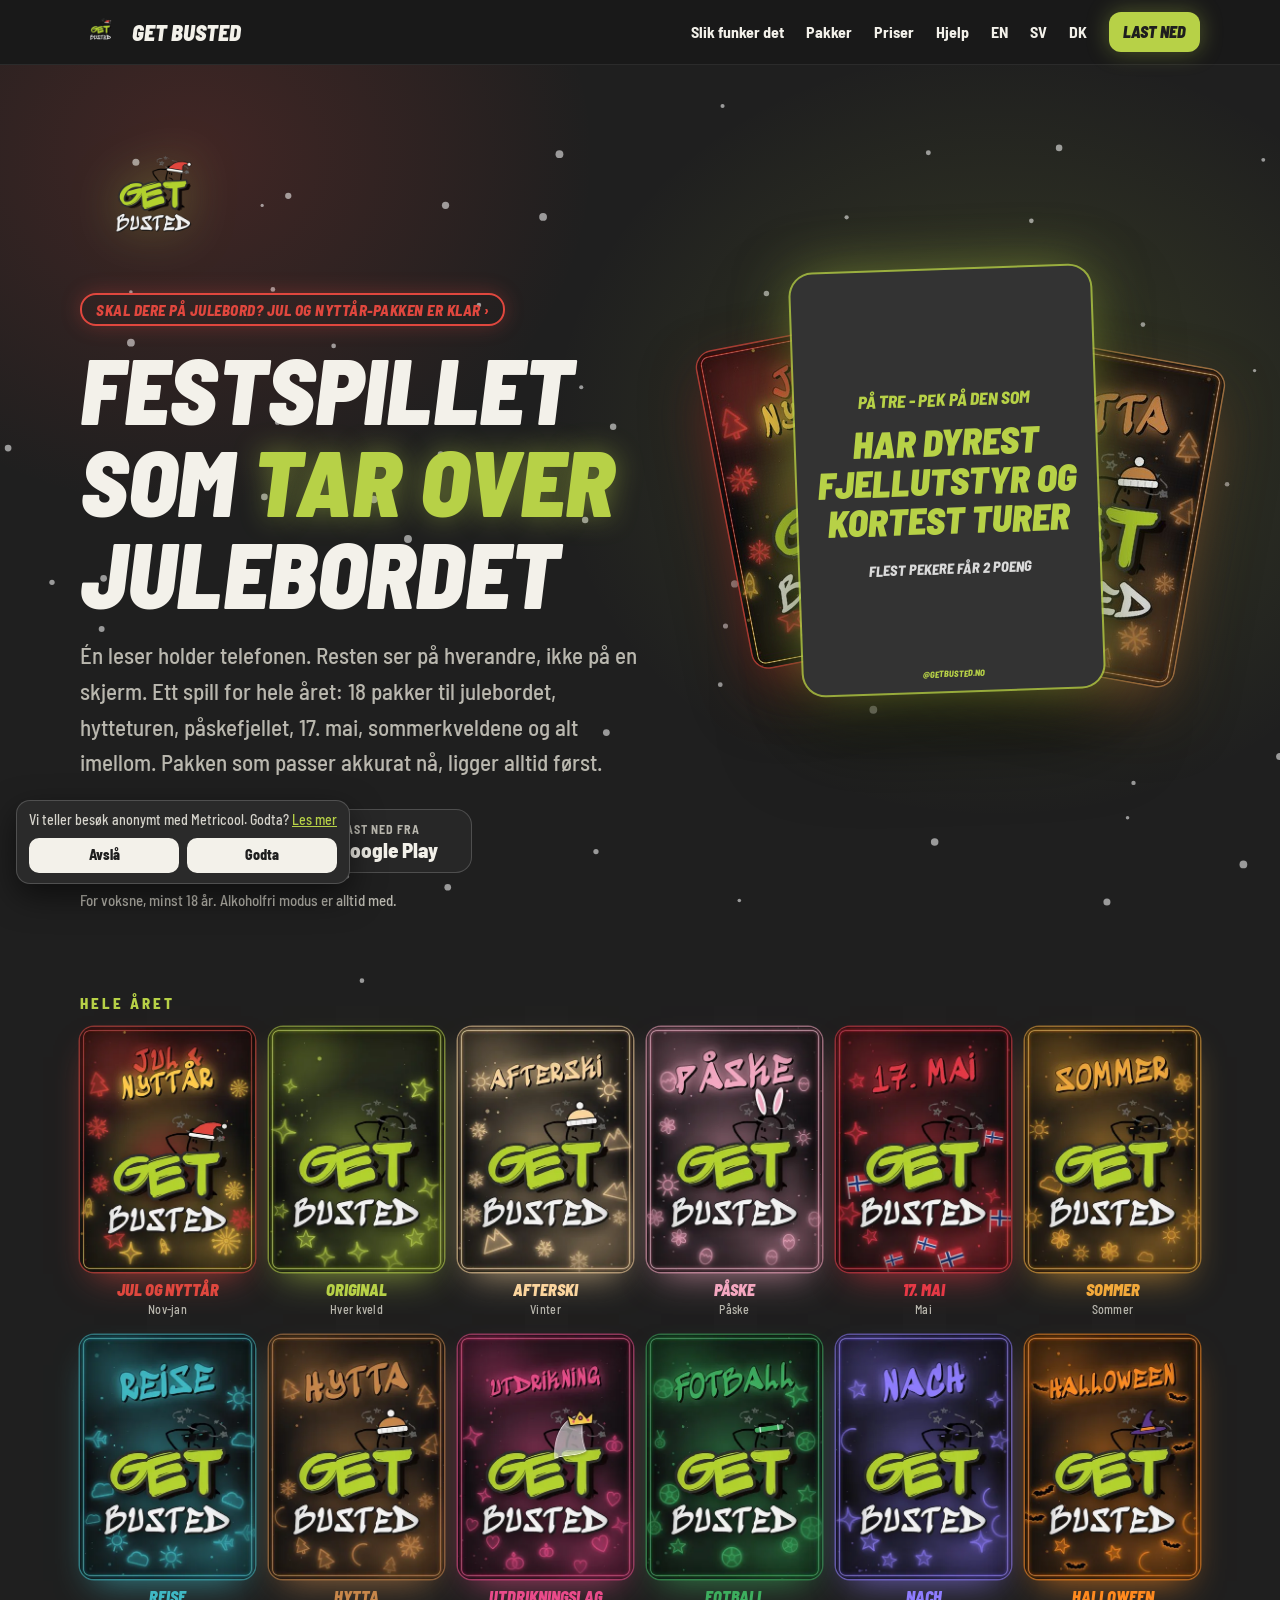
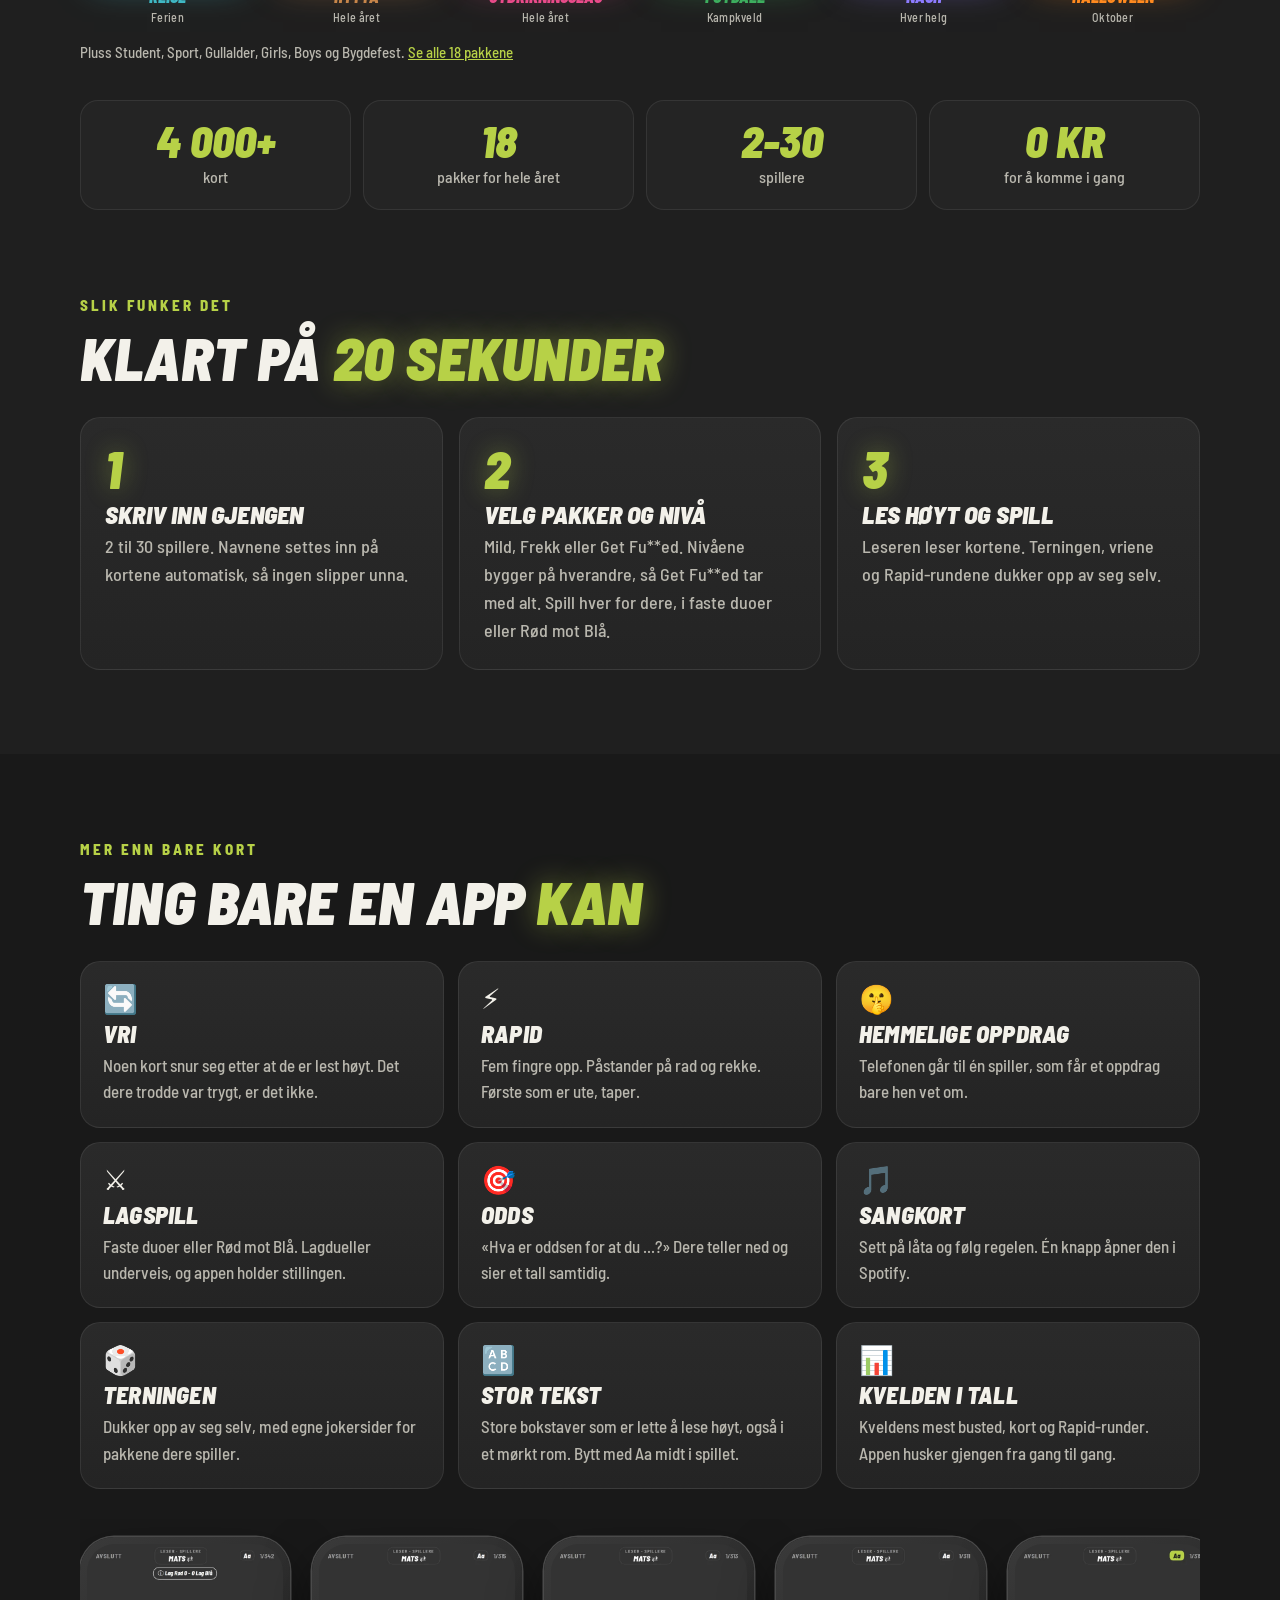
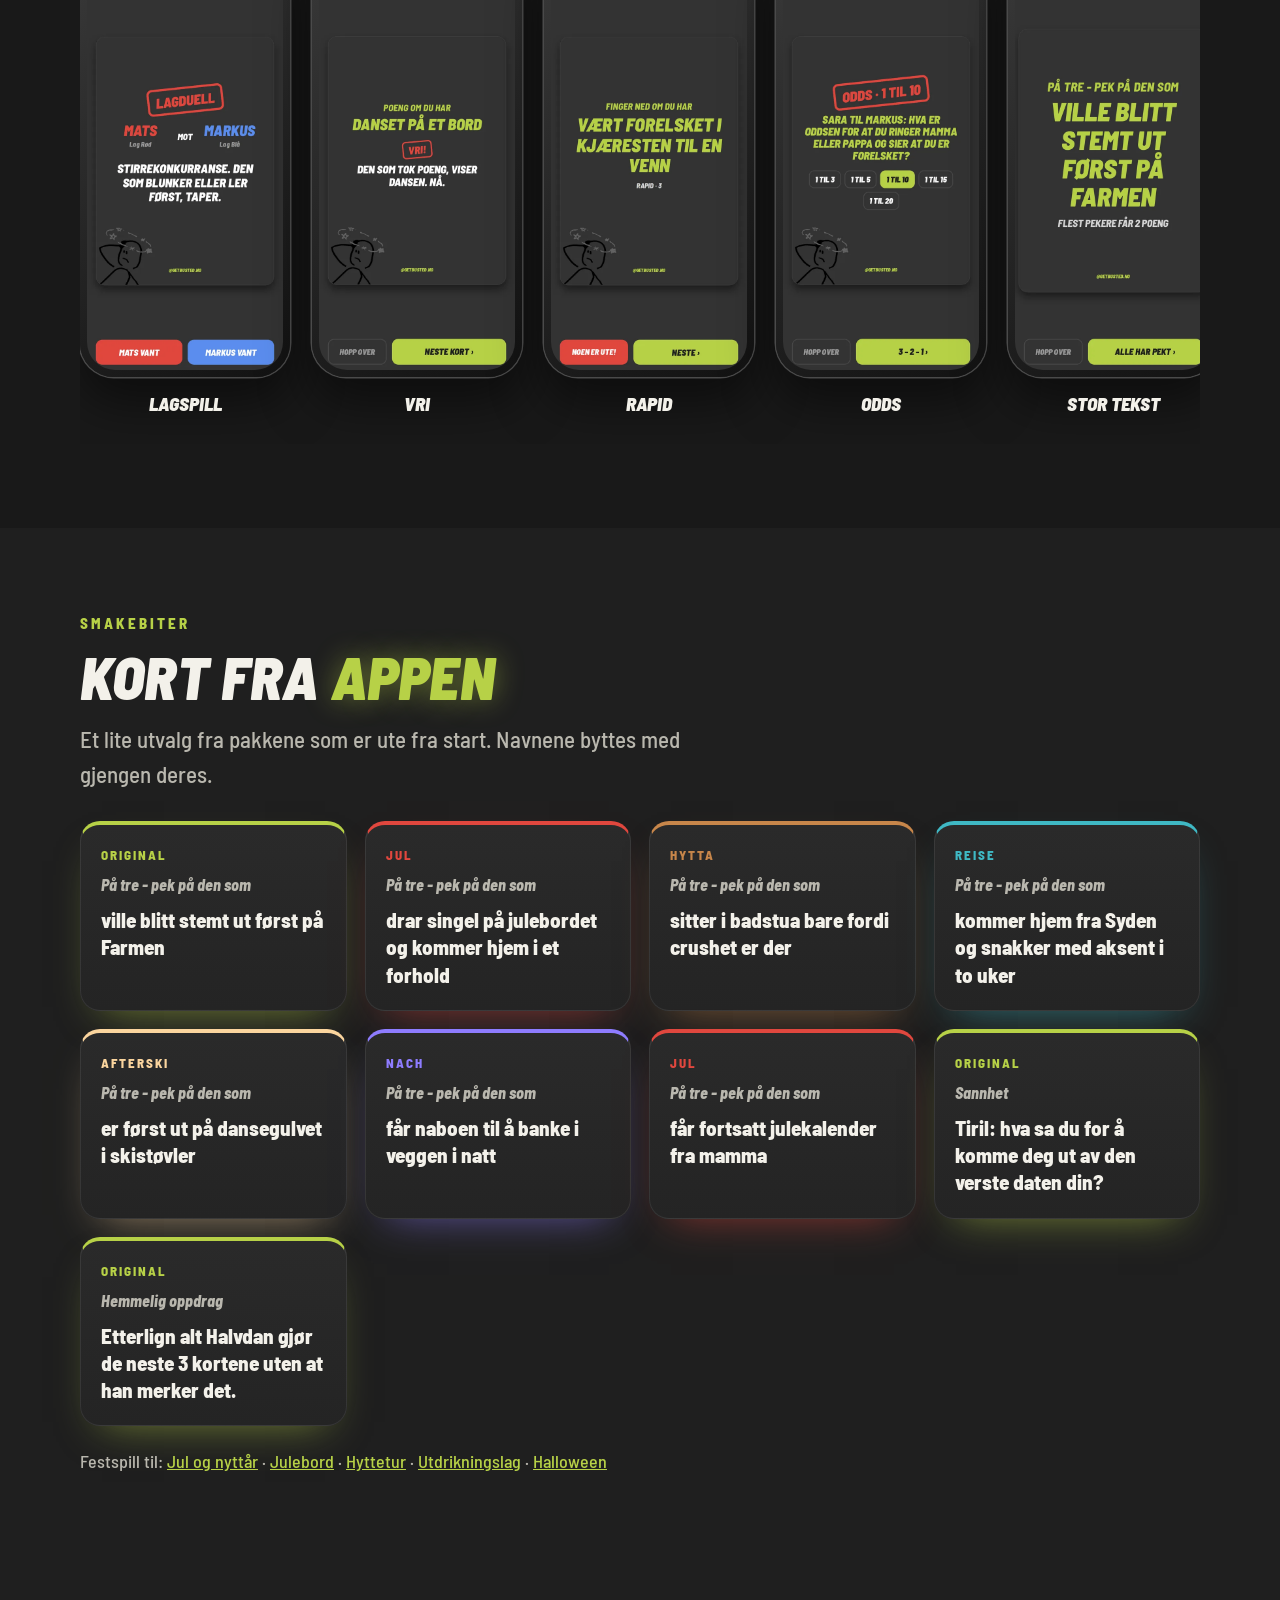
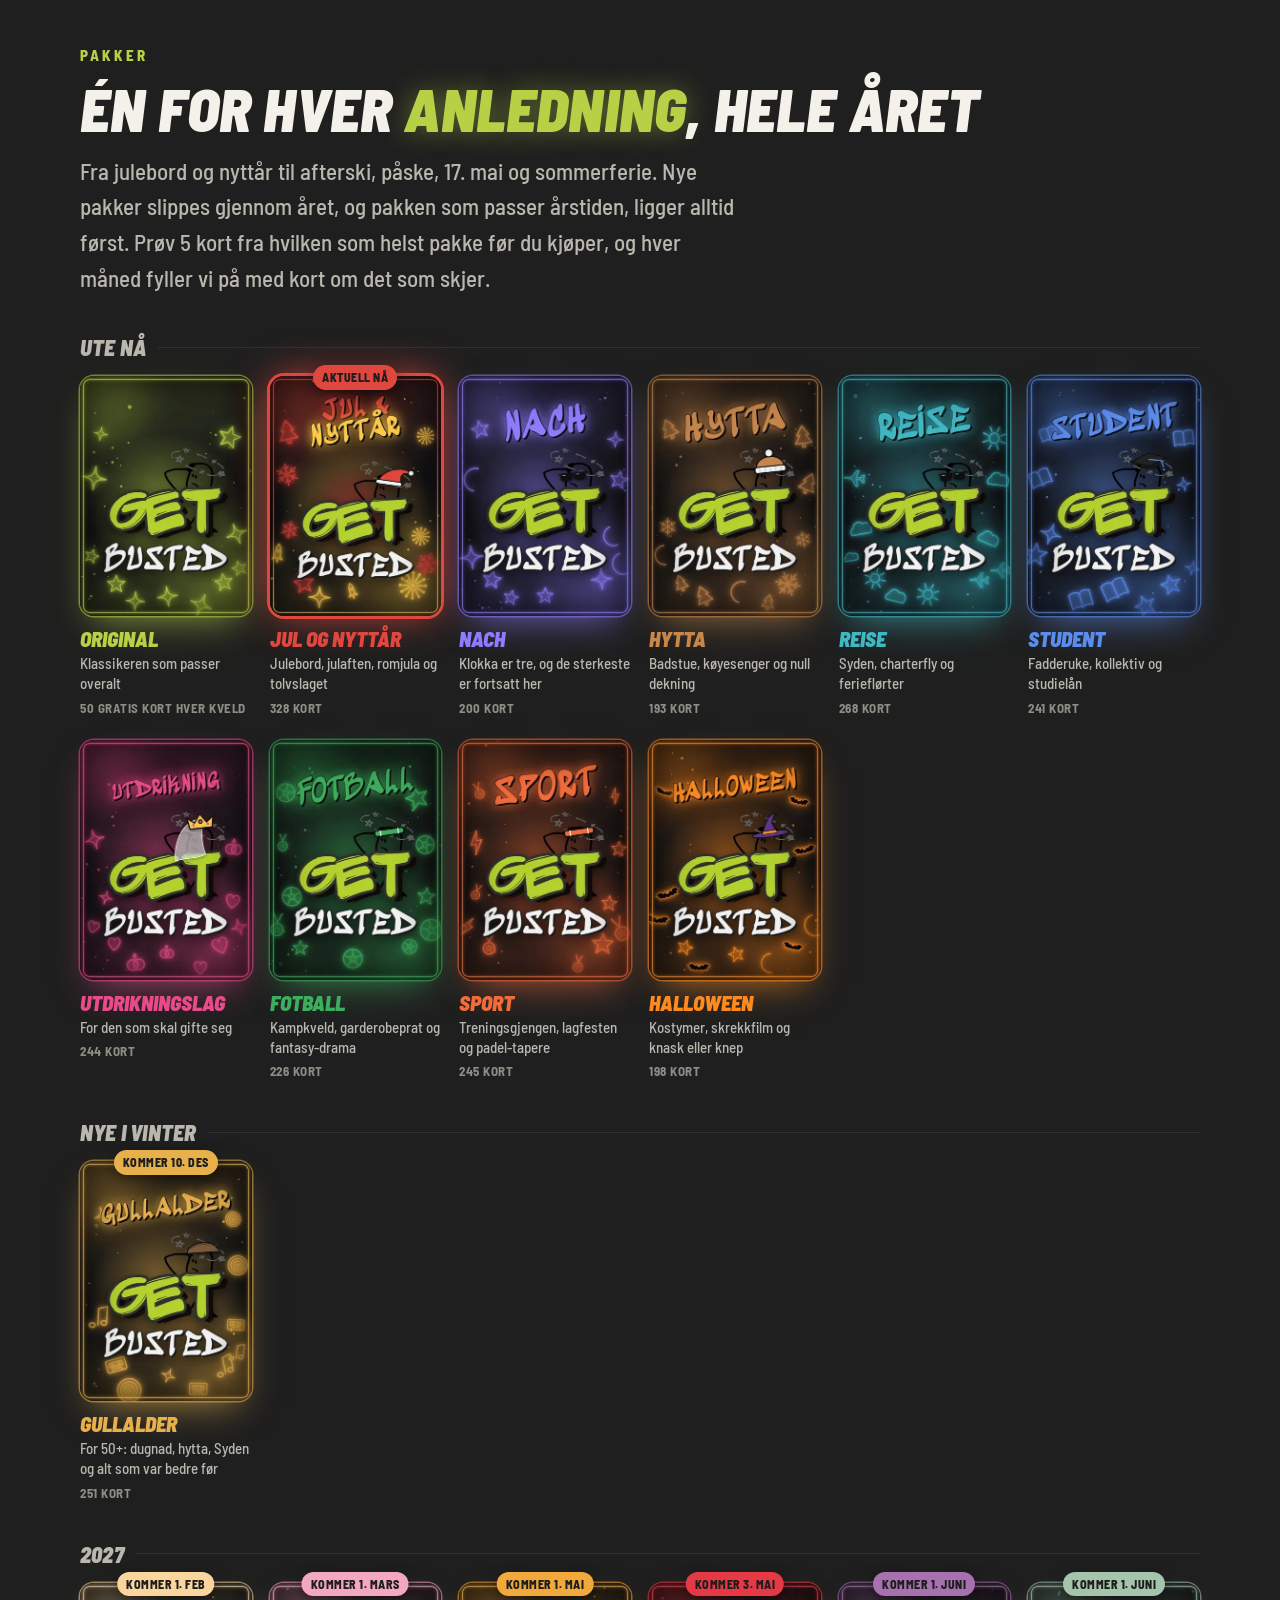
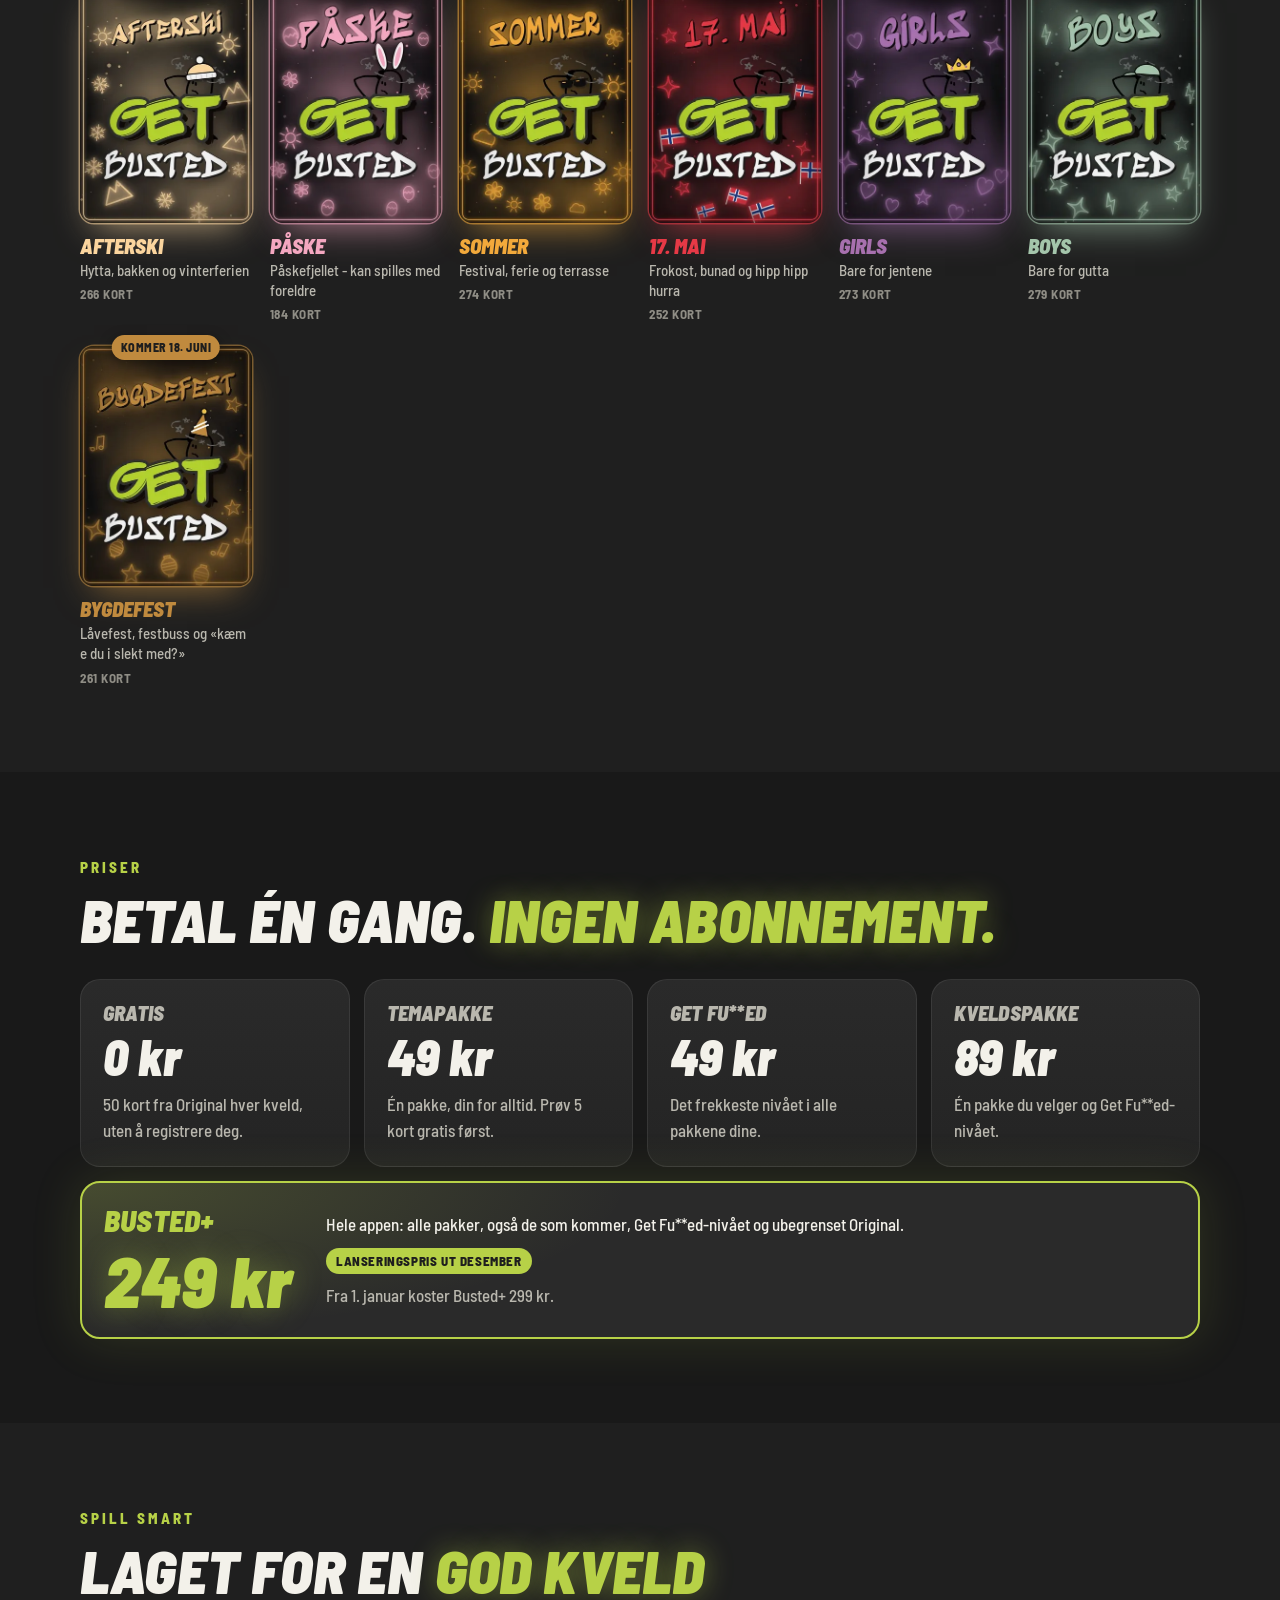
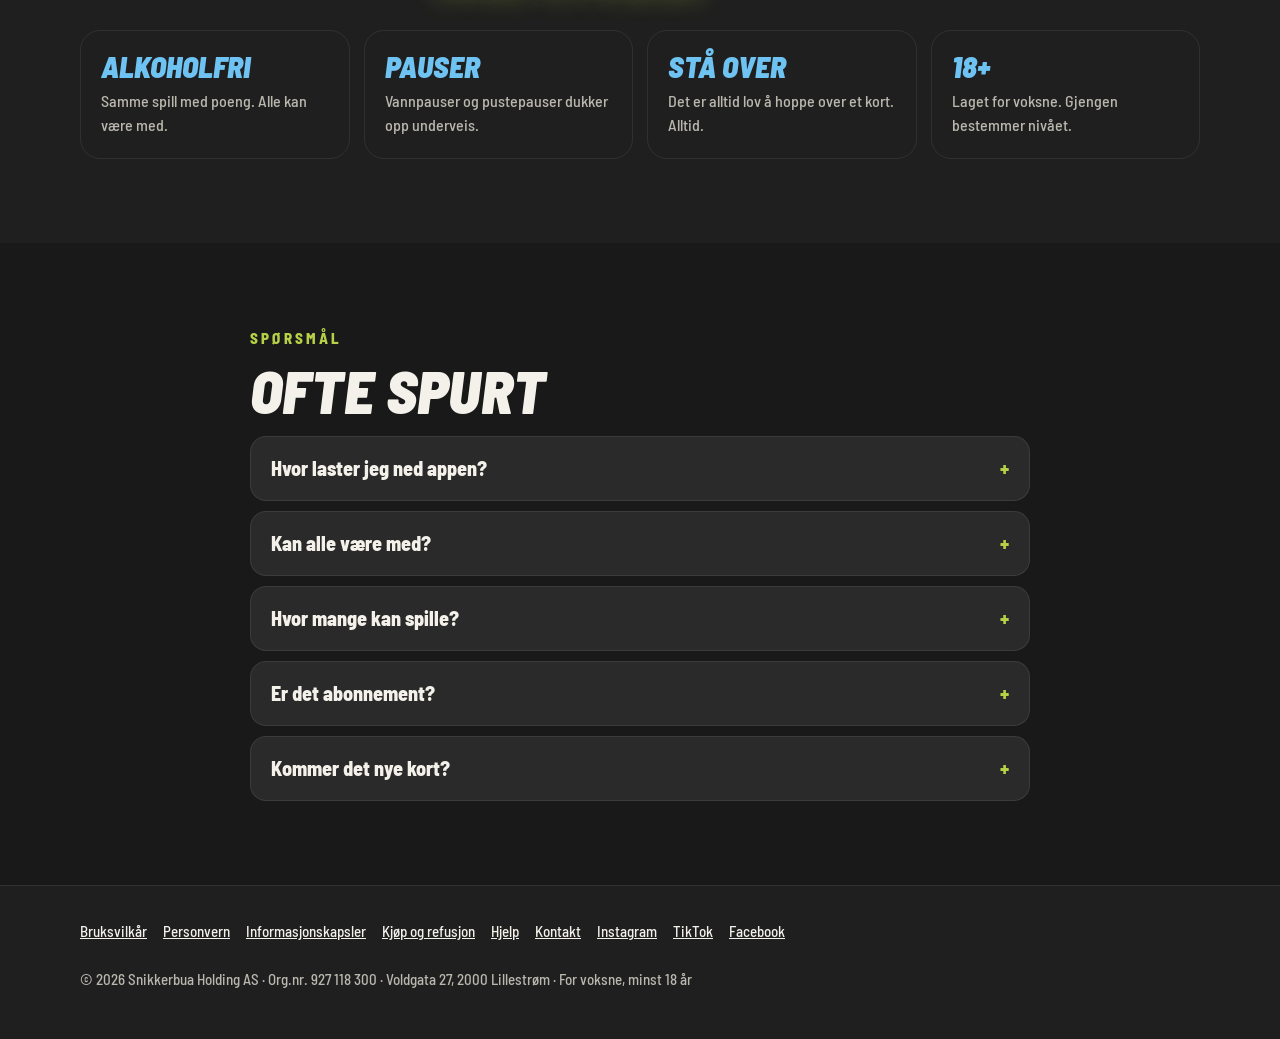
<file: index.html>
<!doctype html>
<html lang="no">
<head>
<meta charset="utf-8">
<meta name="viewport" content="width=device-width, initial-scale=1">
<title>Get Busted - festspillet som tar over kvelden</title>
<meta name="description" content="Get Busted er festspillet for hele året: julebord, nyttår, hyttetur, afterski, påske, 17. mai, sommer, utdrikningslag og vanlige fredager. Over 4 000 norske kort i 18 pakker. Én leser, lagspill, Rapid og hemmelige oppdrag. For voksne 18+. På iPhone og Android.">
<meta property="og:title" content="Get Busted - festspillet som tar over kvelden">
<meta property="og:description" content="Over 1 000 kort fra start. Null kjedelige pauser. Ute nå på iPhone og Android.">
<meta property="og:image" content="https://getbusted.no/img/og.jpg">
<meta property="og:url" content="https://getbusted.no/">
<link rel="canonical" href="https://getbusted.no/">
<link rel="alternate" hreflang="no" href="https://getbusted.no/">
<link rel="alternate" hreflang="en" href="https://getbusted.online/">
<link rel="alternate" hreflang="sv" href="https://getbusted.online/se/">
<link rel="alternate" hreflang="da" href="https://getbusted.online/dk/">
<link rel="alternate" hreflang="x-default" href="https://getbusted.online/">
<meta name="theme-color" content="#191919">
<link rel="icon" href="/img/favicon.png">
<link rel="apple-touch-icon" href="/img/apple-touch-icon.png">
<link rel="preload" href="/fonts/bsc-900Black_Italic.woff2" as="font" type="font/woff2" crossorigin>
<link rel="stylesheet" href="/style.css">
<script src="/samtykke.js" defer></script>
<script type="application/ld+json">{"@context": "https://schema.org", "@graph": [{"@type": "Organization", "@id": "https://getbusted.no/#org", "name": "Get Busted", "url": "https://getbusted.no/", "logo": "https://getbusted.no/img/logo.png", "email": "kontakt@getbusted.no", "parentOrganization": {"@type": "Organization", "name": "Snikkerbua Holding AS", "identifier": "927 118 300"}, "address": {"@type": "PostalAddress", "streetAddress": "Voldgata 27", "postalCode": "2000", "addressLocality": "Lillestrøm", "addressCountry": "NO"}, "sameAs": ["https://www.instagram.com/getbusted.no/", "https://www.tiktok.com/@getbusted.no", "https://www.facebook.com/getbusted.no"]}, {"@type": "MobileApplication", "@id": "https://getbusted.no/#app", "name": "Get Busted", "url": "https://getbusted.no/", "inLanguage": "no", "description": "Get Busted er festspillet for hele året: julebord, nyttår, hyttetur, afterski, påske, 17. mai, sommer, utdrikningslag og vanlige fredager. Over 4 000 norske kort i 18 pakker. Én leser, lagspill, Rapid og hemmelige oppdrag. For voksne 18+. På iPhone og Android.", "applicationCategory": "GameApplication", "applicationSubCategory": "Festspill", "operatingSystem": "iOS, Android", "contentRating": "18+", "publisher": {"@id": "https://getbusted.no/#org"}, "image": "https://getbusted.no/img/og.jpg", "offers": {"@type": "Offer", "price": "0", "priceCurrency": "NOK", "description": "50 kort fra Original hver kveld, uten å registrere deg."}}, {"@type": "FAQPage", "@id": "https://getbusted.no/#faq", "inLanguage": "no", "mainEntity": [{"@type": "Question", "name": "Hvor laster jeg ned appen?", "acceptedAnswer": {"@type": "Answer", "text": "Get Busted er ute nå på iPhone (App Store) og Android (Google Play). Søk etter «Get Busted» eller trykk på knappene øverst på siden."}}, {"@type": "Question", "name": "Kan alle være med?", "acceptedAnswer": {"@type": "Answer", "text": "Ja. I alkoholfri modus blir alt til poeng, og det er alltid lov å stå over et kort."}}, {"@type": "Question", "name": "Hvor mange kan spille?", "acceptedAnswer": {"@type": "Answer", "text": "Fra 2 til 30. Store grupper får flere kort som gjelder alle samtidig, og med lagspill kan dere spille i duoer eller Rød mot Blå."}}, {"@type": "Question", "name": "Er det abonnement?", "acceptedAnswer": {"@type": "Answer", "text": "Nei. Alle kjøp er engangskjøp, også Busted+. Du får 50 kort gratis hver kveld, og kjøper du noe, blir Original ubegrenset."}}, {"@type": "Question", "name": "Kommer det nye kort?", "acceptedAnswer": {"@type": "Answer", "text": "Ja, hver måned. Vi fyller på pakkene med kort om det som skjer: fotball i Fotball, julebordsesongen i Jul, flykaos i Reise og alt folk snakker om i Original. Kortene dukker opp i appen av seg selv og er merket «Aktuelt»."}}]}]}</script>
</head>
<body>
<a class="skip" href="#innhold">Hopp til innholdet</a>
<header class="nav">
  <div class="wrap">
    <a class="brand" href="/"><img src="/img/logo.png" alt="">Get Busted</a>
    <nav>
      <a href="#slik">Slik funker det</a>
      <a href="#pakker">Pakker</a>
      <a href="#priser">Priser</a>
      <a href="/hjelp/">Hjelp</a>
      <a href="https://getbusted.online/" hreflang="en">EN</a>
      <a href="https://getbusted.online/se/" hreflang="sv">SV</a>
      <a href="https://getbusted.online/dk/" hreflang="da">DK</a>
      <a class="cta" href="#last-ned" data-launch="cta">29. oktober</a>
    </nav>
  </div>
</header>

<main id="innhold">
<aside class="ga-strip" data-until="2026-11-19" aria-label="Giveaway"><div class="wrap"><span class="ga-tag">GIVEAWAY</span><p><b>Vinn Busted+ til gjengen din.</b> Tagg gjengen under giveaway-innlegget på Instagram, TikTok eller Facebook. Frist torsdag 19. november kl. 23.59, trekning fredag 20. november. 18+.</p><a class="btn-link" href="https://www.instagram.com/getbusted.no/">Bli med på Instagram</a><a class="ga-vilkar" href="/konkurranse/">Vilkår</a></div></aside>
<section class="hero">
  <div class="wrap">
    <div>
      <img class="logo" src="/img/logo.png" alt="Get Busted-logoen" width="150" height="150">
      <a class="season-pill" href="#pakker" hidden></a>
      <h1>Festspillet som <em>tar over</em> kvelden</h1>
      <p class="lead">Én leser holder telefonen. Resten ser på hverandre, ikke på en skjerm. Ett spill for hele året: 18 pakker til julebordet, hytteturen, påskefjellet, 17. mai, sommerkveldene og alt imellom. Pakken som passer akkurat nå, ligger alltid først.</p>
      <div class="badges" id="last-ned">
        <span class="badge" data-store="ios"><svg viewBox="0 0 24 24" aria-hidden="true"><path d="M16.4 12.6c0-2.6 2.1-3.8 2.2-3.9-1.2-1.8-3.1-2-3.7-2-1.6-.2-3.1.9-3.9.9-.8 0-2-.9-3.4-.9-1.7 0-3.3 1-4.2 2.6-1.8 3.1-.5 7.7 1.3 10.2.8 1.2 1.8 2.6 3.1 2.5 1.3-.1 1.7-.8 3.2-.8s1.9.8 3.2.8c1.3 0 2.2-1.2 3-2.4.9-1.4 1.3-2.7 1.3-2.8-.1 0-2.6-1-2.6-4.2zM13.9 5c.7-.8 1.1-1.9 1-3-1 0-2.1.6-2.8 1.4-.6.7-1.2 1.8-1 2.9 1 .1 2.1-.5 2.8-1.3z"/></svg><span><small>Snart på</small><b>App Store</b></span></span>
        <span class="badge" data-store="play"><svg viewBox="0 0 24 24" aria-hidden="true"><path d="M3.6 1.8c-.3.3-.4.7-.4 1.3v17.8c0 .6.1 1 .4 1.3l.1.1 10-10v-.2l-10-10.4zM17 15.6l-3.3-3.3v-.2L17 8.7l.1.1 3.9 2.2c1.1.6 1.1 1.7 0 2.3l-3.9 2.2-.1.1zm-.1.1L13.6 12 3.6 22c.4.4 1 .4 1.7.1l11.6-6.4M16.9 8.3 5.3 1.7c-.7-.4-1.3-.3-1.7.1l10 10 3.3-3.5z"/></svg><span><small>29. oktober på</small><b>Google Play</b></span></span>
      </div>
      <p class="note">For voksne, minst 18 år. Alkoholfri modus er alltid med.</p>
    </div>
    <div class="stage" aria-hidden="true">
      <img class="cover l" src="/img/cover_jul.jpg" alt="" style="--c:#E0473E" width="360" height="503">
      <img class="cover r" src="/img/cover_hytta.jpg" alt="" style="--c:#C7864A" width="360" height="503">
      <!--heltekort--><div class="card hk" data-hk><div class="hk-in"><p class="hk-h">På tre - pek på den som</p><p class="hk-b" style="--fs:12.5cqw">har sjekket om eksen har sett storyen deres i dag</p><p class="hk-f">Flest pekere får 2 poeng</p></div><p class="hk-t">@getbusted.no</p></div>
<script>
(function(){var c=document.querySelector("[data-hk]");if(!c)return;var K=[{"h":"På tre - pek på den som","b":"har sjekket om eksen har sett storyen deres i dag","f":"Flest pekere får 2 poeng","s":12.5},{"h":"På tre - pek på den som","b":"har dyrest fjellutstyr og kortest turer","f":"Flest pekere får 2 poeng","s":12.5},{"h":"På tre - pek på den som","b":"snorker så høyt at noen flytter ut i bilen","f":"Flest pekere får 2 poeng","s":12.5},{"h":"På tre - pek på den som","b":"sier de skal være offline på hytta og legger ut story tre ganger","f":"Flest pekere får 2 poeng","s":11},{"h":"På tre - pek på den som","b":"blir borte en halvtime og kommer tilbake med en ny bestevenn","f":"Flest pekere får 2 poeng","s":12.5},{"h":"På tre - pek på den som","b":"sovner først på hytta","f":"Flest pekere får 2 poeng","s":14},{"h":"På tre - pek på den som","b":"ville blitt kjent på TikTok av helt feil grunner","f":"Flest pekere får 2 poeng","s":12.5},{"h":"På tre - pek på den som","b":"har den mest pinlige Spotify Wrapped","f":"Flest pekere får 2 poeng","s":12.5}];var k=K[Math.floor(Math.random()*K.length)];var i=c.querySelector(".hk-in"),h=c.querySelector(".hk-h"),b=c.querySelector(".hk-b"),f=c.querySelector(".hk-f");h.textContent=k.h;b.textContent=k.b;f.textContent=k.f;f.hidden=!k.f;function fit(){var s=k.s;b.style.setProperty("--fs",s+"cqw");while(s>5&&(i.scrollHeight>i.clientHeight+1||b.scrollWidth>b.clientWidth+1)){s-=.5;b.style.setProperty("--fs",s+"cqw")}}fit();if(document.fonts&&document.fonts.ready)document.fonts.ready.then(fit)})();
</script><!--/heltekort-->
    </div>
  </div>
</section>

<section class="gallery" aria-label="Pakker gjennom hele året">
  <div class="wrap">
    <p class="kicker">Hele året</p>
    <div class="gal year">
      <a class="gp" data-pack="original" href="#pakker" style="--c:#B7D147"><picture><source srcset="/img/cover_original.webp" type="image/webp"><img src="/img/cover_original.jpg" alt="Omslaget til Original-pakken" width="360" height="503" loading="lazy"></picture><b>Original</b><small>Hver kveld</small></a>
      <a class="gp" data-pack="jul" href="#pakker" style="--c:#E0473E"><picture><source srcset="/img/cover_jul.webp" type="image/webp"><img src="/img/cover_jul.jpg" alt="Omslaget til Jul og nyttår-pakken" width="360" height="503" loading="lazy"></picture><b>Jul og nyttår</b><small>Nov-jan</small></a>
      <a class="gp" data-pack="afterski" data-release="2027-02-01" data-soon="Kommer 1. feb" href="#pakker" style="--c:#FBD59E"><picture><source srcset="/img/cover_afterski.webp" type="image/webp"><img src="/img/cover_afterski.jpg" alt="Omslaget til Afterski-pakken" width="360" height="503" loading="lazy"></picture><b>Afterski</b><small>Vinter</small></a>
      <a class="gp" data-pack="paske" data-release="2027-03-01" data-soon="Kommer 1. mars" href="#pakker" style="--c:#F4A7C0"><picture><source srcset="/img/cover_paske.webp" type="image/webp"><img src="/img/cover_paske.jpg" alt="Omslaget til Påske-pakken" width="360" height="503" loading="lazy"></picture><b>Påske</b><small>Påske</small></a>
      <a class="gp" data-pack="syttende" data-release="2027-05-03" data-soon="Kommer 3. mai" href="#pakker" style="--c:#E63946"><picture><source srcset="/img/cover_syttende.webp" type="image/webp"><img src="/img/cover_syttende.jpg" alt="Omslaget til 17. mai-pakken" width="360" height="503" loading="lazy"></picture><b>17. mai</b><small>Mai</small></a>
      <a class="gp" data-pack="sommer" data-release="2027-05-01" data-soon="Kommer 1. mai" href="#pakker" style="--c:#F2A93B"><picture><source srcset="/img/cover_sommer.webp" type="image/webp"><img src="/img/cover_sommer.jpg" alt="Omslaget til Sommer-pakken" width="360" height="503" loading="lazy"></picture><b>Sommer</b><small>Sommer</small></a>
      <a class="gp" data-pack="reise" data-release="2026-11-05" data-soon="Kommer 5. nov" href="#pakker" style="--c:#3FB8C4"><picture><source srcset="/img/cover_reise.webp" type="image/webp"><img src="/img/cover_reise.jpg" alt="Omslaget til Reise-pakken" width="360" height="503" loading="lazy"></picture><b>Reise</b><small>Ferien</small></a>
      <a class="gp" data-pack="hytta" href="#pakker" style="--c:#C7864A"><picture><source srcset="/img/cover_hytta.webp" type="image/webp"><img src="/img/cover_hytta.jpg" alt="Omslaget til Hytta-pakken" width="360" height="503" loading="lazy"></picture><b>Hytta</b><small>Hele året</small></a>
      <a class="gp" data-pack="utdrikning" data-release="2026-11-19" data-soon="Kommer 19. nov" href="#pakker" style="--c:#E94B8A"><picture><source srcset="/img/cover_utdrikning.webp" type="image/webp"><img src="/img/cover_utdrikning.jpg" alt="Omslaget til Utdrikningslag-pakken" width="360" height="503" loading="lazy"></picture><b>Utdrikningslag</b><small>Hele året</small></a>
      <a class="gp" data-pack="fotball" data-release="2026-11-21" data-soon="Kommer 21. nov" href="#pakker" style="--c:#3DAE5E"><picture><source srcset="/img/cover_fotball.webp" type="image/webp"><img src="/img/cover_fotball.jpg" alt="Omslaget til Fotball-pakken" width="360" height="503" loading="lazy"></picture><b>Fotball</b><small>Kampkveld</small></a>
      <a class="gp" data-pack="nach" href="#pakker" style="--c:#8E7CFF"><picture><source srcset="/img/cover_nach.webp" type="image/webp"><img src="/img/cover_nach.jpg" alt="Omslaget til Nach-pakken" width="360" height="503" loading="lazy"></picture><b>Nach</b><small>Hver helg</small></a>
      <a class="gp" data-pack="halloween" href="#pakker" style="--c:#FF8A1F"><picture><source srcset="/img/cover_halloween.webp" type="image/webp"><img src="/img/cover_halloween.jpg" alt="Omslaget til Halloween-pakken" width="360" height="503" loading="lazy"></picture><b>Halloween</b><small>Oktober</small></a>
    </div>
    <p class="gal-more">Pluss Student, Sport, Gullalder, Girls, Boys og Bygdefest. <a href="#pakker">Se alle 18 pakkene</a></p>
  </div>
</section>

<div class="wrap">
  <div class="stats">
    <div><b>4 000+</b><span>kort</span></div>
    <div><b>18</b><span>pakker for hele året</span></div>
    <div><b>2-30</b><span>spillere</span></div>
    <div><b>0 kr</b><span>for å komme i gang</span></div>
  </div>
</div>

<section id="slik">
  <div class="wrap">
    <p class="kicker">Slik funker det</p>
    <h2>Klart på <em>20 sekunder</em></h2>
    <div class="steps">
      <div class="step"><div class="n">1</div><h3>Skriv inn gjengen</h3><p>2 til 30 spillere. Navnene settes inn på kortene automatisk, så ingen slipper unna.</p></div>
      <div class="step"><div class="n">2</div><h3>Velg pakker og nivå</h3><p>Mild, Frekk eller Get Fu**ed. Nivåene bygger på hverandre, så Get Fu**ed tar med alt. Spill hver for dere, i faste duoer eller Rød mot Blå.</p></div>
      <div class="step"><div class="n">3</div><h3>Les høyt og spill</h3><p>Leseren leser kortene. Terningen, vriene og Rapid-rundene dukker opp av seg selv.</p></div>
    </div>
  </div>
</section>

<section class="alt">
  <div class="wrap">
    <p class="kicker">Mer enn bare kort</p>
    <h2>Ting bare en app <em>kan</em></h2>
    <div class="features">
      <div class="feature"><div class="ic" aria-hidden="true">🔄</div><h3>Vri</h3><p>Noen kort snur seg etter at de er lest høyt. Det dere trodde var trygt, er det ikke.</p></div>
      <div class="feature"><div class="ic" aria-hidden="true">⚡</div><h3>Rapid</h3><p>Fem fingre opp. Påstander på rad og rekke. Første som er ute, taper.</p></div>
      <div class="feature"><div class="ic" aria-hidden="true">🤫</div><h3>Hemmelige oppdrag</h3><p>Telefonen går til én spiller, som får et oppdrag bare hen vet om.</p></div>
      <div class="feature"><div class="ic" aria-hidden="true">⚔️</div><h3>Lagspill</h3><p>Faste duoer eller Rød mot Blå. Lagdueller underveis, og appen holder stillingen.</p></div>
      <div class="feature"><div class="ic" aria-hidden="true">🎯</div><h3>Odds</h3><p>«Hva er oddsen for at du ...?» Dere teller ned og sier et tall samtidig.</p></div>
      <div class="feature"><div class="ic" aria-hidden="true">🎵</div><h3>Sangkort</h3><p>Sett på låta og følg regelen. Én knapp åpner den i Spotify.</p></div>
      <div class="feature"><div class="ic" aria-hidden="true">🎲</div><h3>Terningen</h3><p>Dukker opp av seg selv, med egne jokersider for pakkene dere spiller.</p></div>
      <div class="feature"><div class="ic" aria-hidden="true">🔠</div><h3>Stor tekst</h3><p>Store bokstaver som er lette å lese høyt, også i et mørkt rom. Bytt med Aa midt i spillet.</p></div>
      <div class="feature"><div class="ic" aria-hidden="true">📊</div><h3>Kvelden i tall</h3><p>Kveldens mest busted, kort og Rapid-runder. Appen husker gjengen fra gang til gang.</p></div>
    </div>
    <div class="shots" aria-label="Skjermbilder fra appen">
      <figure><div class="phone"><picture><source srcset="/img/app_3_lag.webp" type="image/webp"><img src="/img/app_3_lag.jpg" alt="Lagduell mellom Rød og Blå" width="600" height="1304" loading="lazy"></picture></div><figcaption>Lagspill</figcaption></figure>
      <figure><div class="phone"><picture><source srcset="/img/app_4_vri.webp" type="image/webp"><img src="/img/app_4_vri.jpg" alt="Et kort med vri" width="600" height="1304" loading="lazy"></picture></div><figcaption>Vri</figcaption></figure>
      <figure><div class="phone"><picture><source srcset="/img/app_5_rapid.webp" type="image/webp"><img src="/img/app_5_rapid.jpg" alt="Rapid-runde" width="600" height="1304" loading="lazy"></picture></div><figcaption>Rapid</figcaption></figure>
      <figure><div class="phone"><picture><source srcset="/img/app_6_odds.webp" type="image/webp"><img src="/img/app_6_odds.jpg" alt="Odds-kort: 1 til 10" width="600" height="1304" loading="lazy"></picture></div><figcaption>Odds</figcaption></figure>
      <figure><div class="phone"><picture><source srcset="/img/app_7_stortekst.webp" type="image/webp"><img src="/img/app_7_stortekst.jpg" alt="Kort med stor tekst" width="600" height="1304" loading="lazy"></picture></div><figcaption>Stor tekst</figcaption></figure>
    </div>
  </div>
</section>

<section id="kort">
  <div class="wrap">
    <p class="kicker">Smakebiter</p>
    <h2>Kort fra <em>appen</em></h2>
    <p class="lead">Et lite utvalg fra pakkene som er ute fra start. Navnene byttes med gjengen deres.</p>
    <div class="samples"><figure class='sample' style='--c:#B7D147'><figcaption>Original</figcaption><p class='sample-head'>På tre - pek på den som</p><blockquote>ville blitt stemt ut først på Farmen</blockquote></figure><figure class='sample' style='--c:#E0473E'><figcaption>Jul</figcaption><p class='sample-head'>På tre - pek på den som</p><blockquote>drar singel på julebordet og kommer hjem i et forhold</blockquote></figure><figure class='sample' style='--c:#C7864A'><figcaption>Hytta</figcaption><p class='sample-head'>På tre - pek på den som</p><blockquote>sitter i badstua bare fordi crushet er der</blockquote></figure><figure class='sample' style='--c:#3FB8C4'><figcaption>Reise</figcaption><p class='sample-head'>På tre - pek på den som</p><blockquote>kommer hjem fra Syden og snakker med aksent i to uker</blockquote></figure><figure class='sample' style='--c:#FBD59E'><figcaption>Afterski</figcaption><p class='sample-head'>På tre - pek på den som</p><blockquote>er først ut på dansegulvet i skistøvler</blockquote></figure><figure class='sample' style='--c:#8E7CFF'><figcaption>Nach</figcaption><p class='sample-head'>På tre - pek på den som</p><blockquote>får naboen til å banke i veggen i natt</blockquote></figure><figure class='sample' style='--c:#E0473E'><figcaption>Jul</figcaption><p class='sample-head'>På tre - pek på den som</p><blockquote>får fortsatt julekalender fra mamma</blockquote></figure><figure class='sample' style='--c:#B7D147'><figcaption>Original</figcaption><p class='sample-head'>Sannhet</p><blockquote>Tiril: hva sa du for å komme deg ut av den verste daten din?</blockquote></figure><figure class='sample' style='--c:#B7D147'><figcaption>Original</figcaption><p class='sample-head'>Hemmelig oppdrag</p><blockquote>Etterlign alt Halvdan gjør de neste 3 kortene uten at han merker det.</blockquote></figure></div>
    <p class="lp-more">Festspill til: <a href="/jul-og-nyttar/">Jul og nyttår</a> · <a href="/julebord/">Julebord</a> · <a href="/hyttetur/">Hyttetur</a> · <a href="/utdrikningslag/">Utdrikningslag</a> · <a href="/halloween/">Halloween</a></p>
  </div>
</section>

<!-- Julekalender: vises når appoppdateringen med kalenderen er ute (fjern hidden) -->
<section class="xmas" data-until="2026-12-31" hidden>
  <div class="wrap">
    <div>
      <p class="kicker">1.-24. desember · gratis</p>
      <h2>Julekalender <em>i appen</em></h2>
      <p class="lead">Ny luke hver dag til jul. Det dere åpner, blandes inn i alle spill ut desember.</p>
      <ul>
        <li>17 nye kort: julebord, julestress, hjem til jul og familien</li>
        <li>Desemberregler som gjelder hele kvelden</li>
        <li>Nye sider på terningen og en julequiz</li>
      </ul>
    </div>
    <div class="doors" aria-hidden="true"><i class="o">1</i><i class="o">2</i><i class="o">3</i><i class="o">4</i><i class="o">5</i><i class="o">6</i><i class="t">7</i><i class="">8</i><i class="">9</i><i class="">10</i><i class="">11</i><i class="">12</i><i class="">13</i><i class="">14</i><i class="">15</i><i class="">16</i><i class="">17</i><i class="">18</i><i class="">19</i><i class="">20</i><i class="">21</i><i class="">22</i><i class="">23</i><i class="">24</i></div>
  </div>
</section>

<section id="pakker">
  <div class="wrap">
    <p class="kicker">Pakker</p>
    <h2>Én for hver <em>anledning</em>, hele året</h2>
    <p class="lead">Fra julebord og nyttår til afterski, påske, 17. mai og sommerferie. Nye pakker slippes gjennom året, og pakken som passer årstiden, ligger alltid først. Prøv 5 kort fra hvilken som helst pakke før du kjøper, og hver måned fyller vi på med kort om det som skjer.</p>
    <div class="group"><h3 data-launch="group">Ute nå</h3>
    <div class="packs">
      <div class="pack" data-pack="original" style="--c:#B7D147"><picture><source srcset="/img/cover_original.webp" type="image/webp"><img src="/img/cover_original.jpg" alt="Omslaget til Original-pakken" width="360" height="503" loading="lazy"></picture><b>Original</b><span>Klassikeren som passer overalt</span><small>50 gratis kort hver kveld</small></div>
      <div class="pack" data-pack="jul" style="--c:#E0473E"><picture><source srcset="/img/cover_jul.webp" type="image/webp"><img src="/img/cover_jul.jpg" alt="Omslaget til Jul-pakken" width="360" height="503" loading="lazy"></picture><b>Jul og nyttår</b><span>Julebord, julaften, romjula og tolvslaget</span><small>208 kort</small></div>
      <div class="pack" data-pack="nach" style="--c:#8E7CFF"><picture><source srcset="/img/cover_nach.webp" type="image/webp"><img src="/img/cover_nach.jpg" alt="Omslaget til Nach-pakken" width="360" height="503" loading="lazy"></picture><b>Nach</b><span>Klokka er tre, og de sterkeste er fortsatt her</span><small>174 kort</small></div>
      <div class="pack" data-pack="hytta" style="--c:#C7864A"><picture><source srcset="/img/cover_hytta.webp" type="image/webp"><img src="/img/cover_hytta.jpg" alt="Omslaget til Hytta-pakken" width="360" height="503" loading="lazy"></picture><b>Hytta</b><span>Badstue, køyesenger og null dekning</span><small>170 kort</small></div>
      <div class="pack" data-pack="halloween" style="--c:#FF8A1F"><picture><source srcset="/img/cover_halloween.webp" type="image/webp"><img src="/img/cover_halloween.jpg" alt="Omslaget til Halloween-pakken" width="360" height="503" loading="lazy"></picture><b>Halloween</b><span>Kostymer, skrekkfilm og knask eller knep</span><small>156 kort</small></div>
    </div></div>
    <div class="group"><h3>Nye i vinter</h3>
    <div class="packs">
      <div class="pack" data-pack="reise" data-release="2026-11-05" style="--c:#3FB8C4"><picture><source srcset="/img/cover_reise.webp" type="image/webp"><img src="/img/cover_reise.jpg" alt="Omslaget til Reise-pakken" width="360" height="503" loading="lazy"></picture><b>Reise</b><span>Syden, charterfly og ferieflørter</span><small>193 kort</small><i class="soon">Kommer 5. nov</i></div>
      <div class="pack" data-pack="student" data-release="2026-11-12" style="--c:#5B8DEF"><picture><source srcset="/img/cover_student.webp" type="image/webp"><img src="/img/cover_student.jpg" alt="Omslaget til Student-pakken" width="360" height="503" loading="lazy"></picture><b>Student</b><span>Fadderuke, kollektiv og studielån</span><small>181 kort</small><i class="soon">Kommer 12. nov</i></div>
      <div class="pack" data-pack="utdrikning" data-release="2026-11-19" style="--c:#E94B8A"><picture><source srcset="/img/cover_utdrikning.webp" type="image/webp"><img src="/img/cover_utdrikning.jpg" alt="Omslaget til Utdrikningslag-pakken" width="360" height="503" loading="lazy"></picture><b>Utdrikningslag</b><span>For den som skal gifte seg</span><small>181 kort</small><i class="soon">Kommer 19. nov</i></div>
      <div class="pack" data-pack="fotball" data-release="2026-11-21" style="--c:#3DAE5E"><picture><source srcset="/img/cover_fotball.webp" type="image/webp"><img src="/img/cover_fotball.jpg" alt="Omslaget til Fotball-pakken" width="360" height="503" loading="lazy"></picture><b>Fotball</b><span>Kampkveld, garderobeprat og fantasy-drama</span><small>183 kort</small><i class="soon">Kommer 21. nov</i></div>
      <div class="pack" data-pack="sport" data-release="2026-12-03" style="--c:#F26B3A"><picture><source srcset="/img/cover_sport.webp" type="image/webp"><img src="/img/cover_sport.jpg" alt="Omslaget til Sport-pakken" width="360" height="503" loading="lazy"></picture><b>Sport</b><span>Treningsgjengen, lagfesten og padel-tapere</span><small>182 kort</small><i class="soon">Kommer 3. des</i></div>
      <div class="pack" data-pack="gullalder" data-release="2026-12-10" style="--c:#E8B04B"><picture><source srcset="/img/cover_gullalder.webp" type="image/webp"><img src="/img/cover_gullalder.jpg" alt="Omslaget til Gullalder-pakken" width="360" height="503" loading="lazy"></picture><b>Gullalder</b><span>For 50+: dugnad, hytta, Syden og alt som var bedre før</span><small>180 kort</small><i class="soon">Kommer 10. des</i></div>
    </div></div>
    <div class="group"><h3>2027</h3>
    <div class="packs">
      <div class="pack" data-pack="afterski" data-release="2027-02-01" style="--c:#FBD59E"><picture><source srcset="/img/cover_afterski.webp" type="image/webp"><img src="/img/cover_afterski.jpg" alt="Omslaget til Afterski-pakken" width="360" height="503" loading="lazy"></picture><b>Afterski</b><span>Hytta, bakken og vinterferien</span><small>180 kort</small><i class="soon">Kommer 1. feb</i></div>
      <div class="pack" data-pack="paske" data-release="2027-03-01" style="--c:#F4A7C0"><picture><source srcset="/img/cover_paske.webp" type="image/webp"><img src="/img/cover_paske.jpg" alt="Omslaget til Påske-pakken" width="360" height="503" loading="lazy"></picture><b>Påske</b><span>Påskefjellet - kan spilles med foreldre</span><small>169 kort</small><i class="soon">Kommer 1. mars</i></div>
      <div class="pack" data-pack="sommer" data-release="2027-05-01" style="--c:#F2A93B"><picture><source srcset="/img/cover_sommer.webp" type="image/webp"><img src="/img/cover_sommer.jpg" alt="Omslaget til Sommer-pakken" width="360" height="503" loading="lazy"></picture><b>Sommer</b><span>Festival, ferie og terrasse</span><small>180 kort</small><i class="soon">Kommer 1. mai</i></div>
      <div class="pack" data-pack="syttende" data-release="2027-05-03" style="--c:#E63946"><picture><source srcset="/img/cover_syttende.webp" type="image/webp"><img src="/img/cover_syttende.jpg" alt="Omslaget til 17. mai-pakken" width="360" height="503" loading="lazy"></picture><b>17. mai</b><span>Frokost, bunad og hipp hipp hurra</span><small>173 kort</small><i class="soon">Kommer 3. mai</i></div>
      <div class="pack" data-pack="girls" data-release="2027-06-01" style="--c:#A770AE"><picture><source srcset="/img/cover_girls.webp" type="image/webp"><img src="/img/cover_girls.jpg" alt="Omslaget til Girls-pakken" width="360" height="503" loading="lazy"></picture><b>Girls</b><span>Bare for jentene</span><small>182 kort</small><i class="soon">Kommer 1. juni</i></div>
      <div class="pack" data-pack="boys" data-release="2027-06-01" style="--c:#A4C5AB"><picture><source srcset="/img/cover_boys.webp" type="image/webp"><img src="/img/cover_boys.jpg" alt="Omslaget til Boys-pakken" width="360" height="503" loading="lazy"></picture><b>Boys</b><span>Bare for gutta</span><small>188 kort</small><i class="soon">Kommer 1. juni</i></div>
      <div class="pack" data-pack="bygdefest" data-release="2027-06-18" style="--c:#C08A3E"><picture><source srcset="/img/cover_bygdefest.webp" type="image/webp"><img src="/img/cover_bygdefest.jpg" alt="Omslaget til Bygdefest-pakken" width="360" height="503" loading="lazy"></picture><b>Bygdefest</b><span>Låvefest, festbuss og «kæm e du i slekt med?»</span><small>173 kort</small><i class="soon">Kommer 18. juni</i></div>
    </div></div>
  </div>
</section>

<section id="priser" class="alt">
  <div class="wrap">
    <p class="kicker">Priser</p>
    <h2>Betal én gang. <em>Ingen abonnement.</em></h2>
    <div class="pricing">
      <div class="price"><h3>Gratis</h3><div class="amt">0 kr</div><p>50 kort fra Original hver kveld, uten å registrere deg.</p></div>
      <div class="price"><h3>Temapakke</h3><div class="amt">49 kr</div><p>Én pakke, din for alltid. Prøv 5 kort gratis først.</p></div>
      <div class="price"><h3>Get Fu**ed</h3><div class="amt">49 kr</div><p>Det frekkeste nivået i alle pakkene dine.</p></div>
      <div class="price"><h3>Kveldspakke</h3><div class="amt">89 kr</div><p>Én pakke du velger og Get Fu**ed-nivået.</p></div>
      <div class="price plus"><div><h3>Busted+</h3><div class="amt">249 kr</div></div><div><p>Hele appen: alle pakker, også de som kommer, Get Fu**ed-nivået og ubegrenset Original.</p><span class="tag">Lanseringspris ut desember</span><p style="color:var(--muted);margin-top:8px">Fra 1. januar koster Busted+ 299 kr.</p></div></div>
    </div>
  </div>
</section>

<section>
  <div class="wrap">
    <p class="kicker">Spill smart</p>
    <h2>Laget for en <em>god kveld</em></h2>
    <div class="resp">
      <div><b>Alkoholfri</b><p>Samme spill med poeng. Alle kan være med.</p></div>
      <div><b>Pauser</b><p>Vannpauser og pustepauser dukker opp underveis.</p></div>
      <div><b>Stå over</b><p>Det er alltid lov å hoppe over et kort. Alltid.</p></div>
      <div><b>18+</b><p>Laget for voksne. Gjengen bestemmer nivået.</p></div>
    </div>
  </div>
</section>

<section class="alt">
  <div class="wrap" style="max-width:820px">
    <p class="kicker">Spørsmål</p>
    <h2>Ofte spurt</h2>
    <details data-launch="faq"><summary>Hvor laster jeg ned appen?</summary><p>Get Busted er ute nå på iPhone (App Store) og Android (Google Play). Søk etter «Get Busted» eller trykk på knappene øverst på siden. Følg oss på <a href="https://www.instagram.com/getbusted.no/">Instagram</a>, <a href="https://www.tiktok.com/@getbusted.no">TikTok</a> og <a href="https://www.facebook.com/getbusted.no">Facebook</a> (@getbusted.no) for nye pakker og kort.</p></details>
    <details><summary>Kan alle være med?</summary><p>Ja. I alkoholfri modus blir alt til poeng, og det er alltid lov å stå over et kort.</p></details>
    <details><summary>Hvor mange kan spille?</summary><p>Fra 2 til 30. Store grupper får flere kort som gjelder alle samtidig, og med lagspill kan dere spille i duoer eller Rød mot Blå.</p></details>
    <details><summary>Er det abonnement?</summary><p>Nei. Alle kjøp er engangskjøp, også Busted+. Du får 50 kort gratis hver kveld, og kjøper du noe, blir Original ubegrenset.</p></details>
    <details><summary>Kommer det nye kort?</summary><p>Ja, hver måned. Vi fyller på pakkene med kort om det som skjer: fotball i Fotball, julebordsesongen i Jul, flykaos i Reise og alt folk snakker om i Original. Kortene dukker opp i appen av seg selv og er merket «Aktuelt».</p></details>
    <details hidden><summary>Hva er julekalenderen?</summary><p>En luke hver dag 1.-24. desember, gratis for alle. Kortene, reglene og terningsidene dere åpner, blandes inn i alle spill ut desember.</p></details>
  </div>
</section>
</main>

<footer>
  <div class="wrap">
    <div class="footer-links"><a href="/vilkar/">Bruksvilkår</a><a href="/personvern/">Personvern</a><a href="/informasjonskapsler/" data-samtykke>Informasjonskapsler</a><a href="/kjop/">Kjøp og refusjon</a><a href="/hjelp/">Hjelp</a><a href="mailto:kontakt@getbusted.no">Kontakt</a><a href="https://www.instagram.com/getbusted.no/" rel="me">Instagram</a><a href="https://www.tiktok.com/@getbusted.no" rel="me">TikTok</a><a href="https://www.facebook.com/getbusted.no" rel="me">Facebook</a></div>
    <div class="footer-firma">© 2026 Snikkerbua Holding AS · Org.nr. 927 118 300 · Voldgata 27, 2000 Lillestrøm · For voksne, minst 18 år</div>
  </div>
</footer>
<script src="/season.js" defer></script>
<script src="/vaer.js" defer></script>
<script src="/pakkeinfo.js" defer></script>
</body>
</html>
</file>
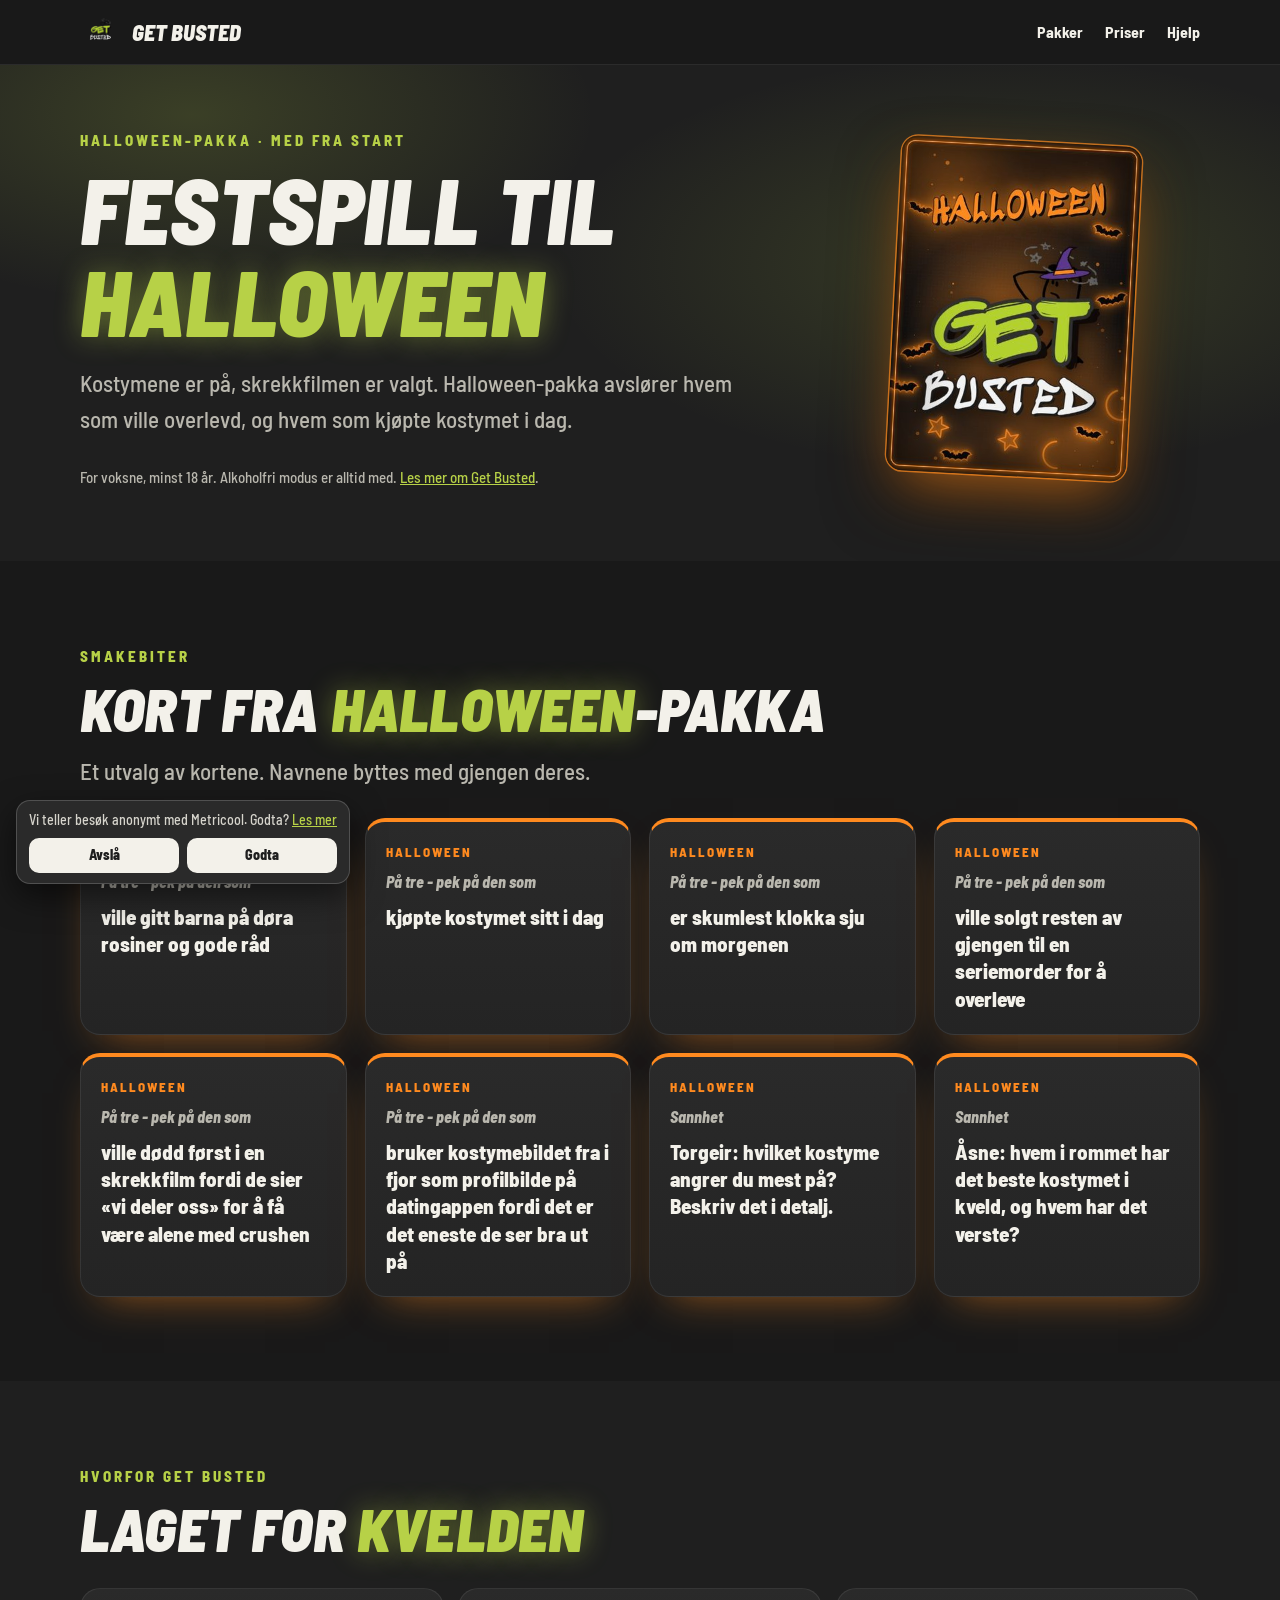
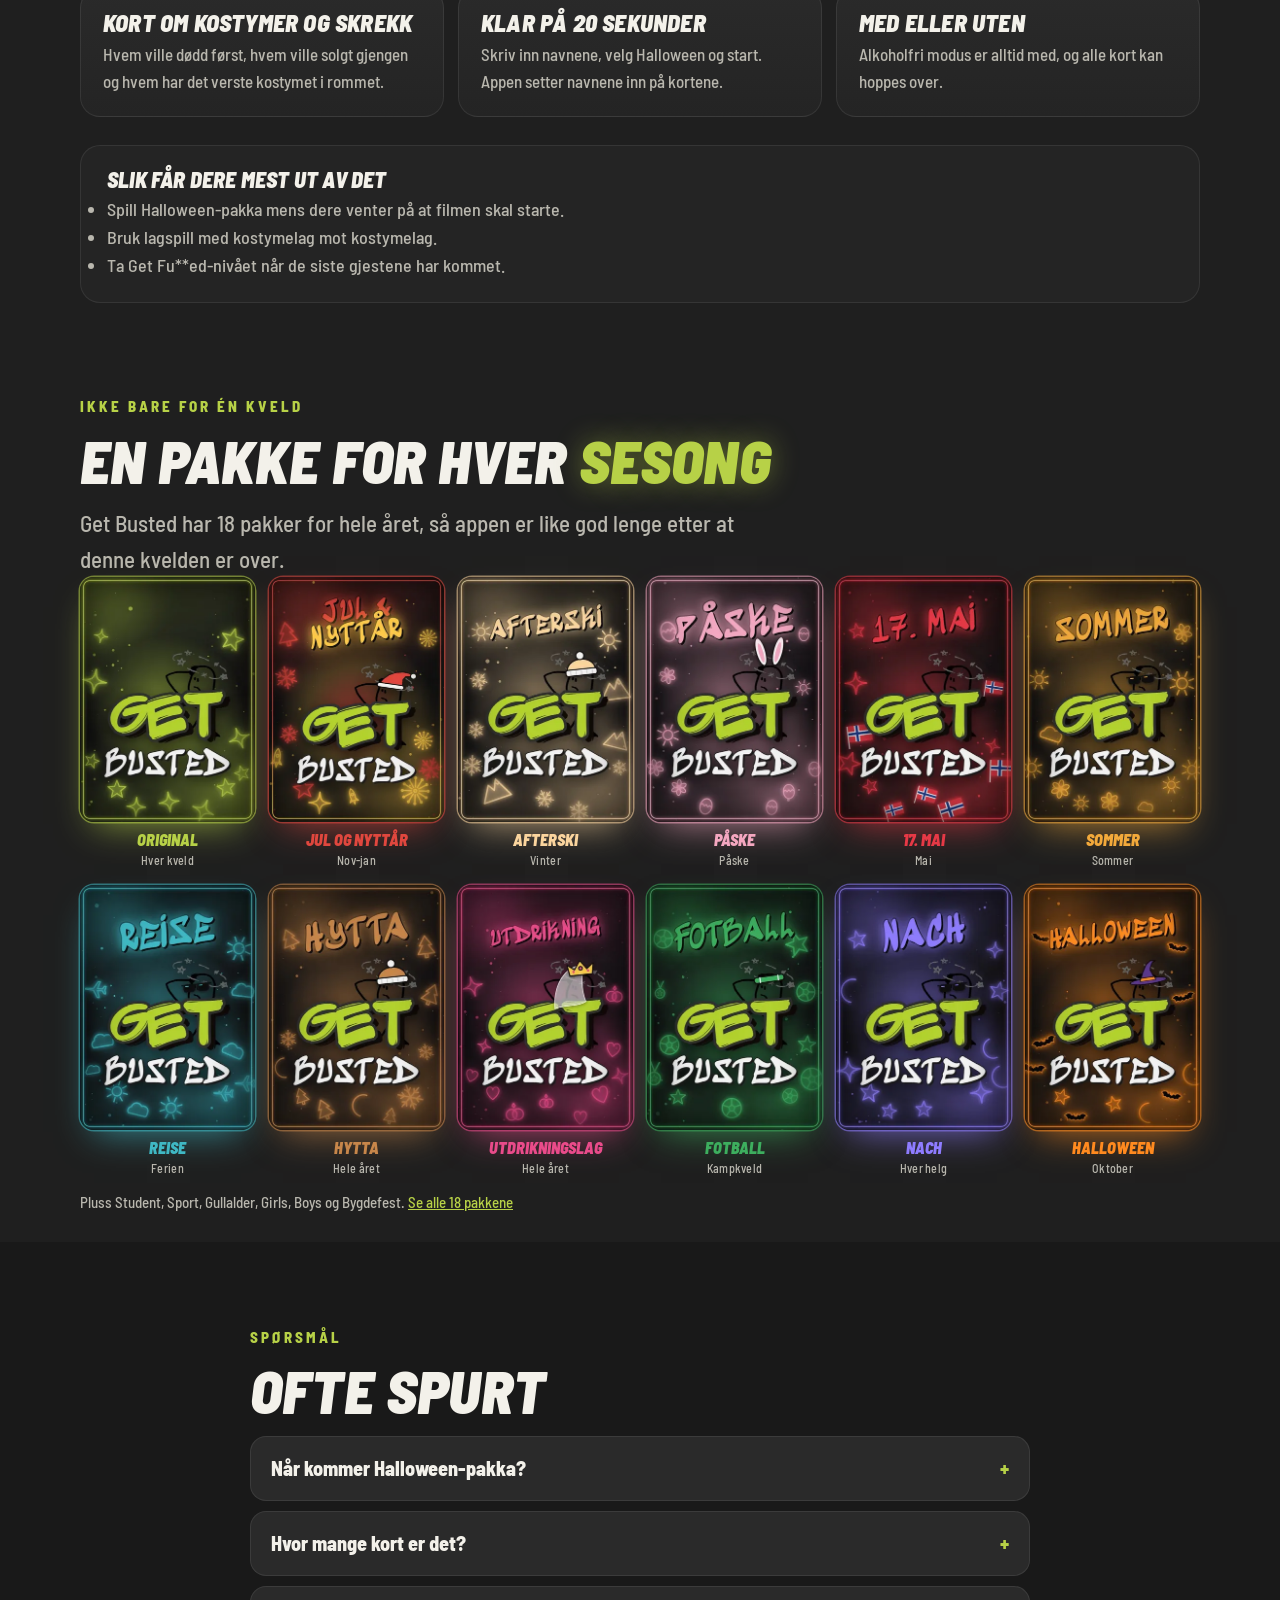
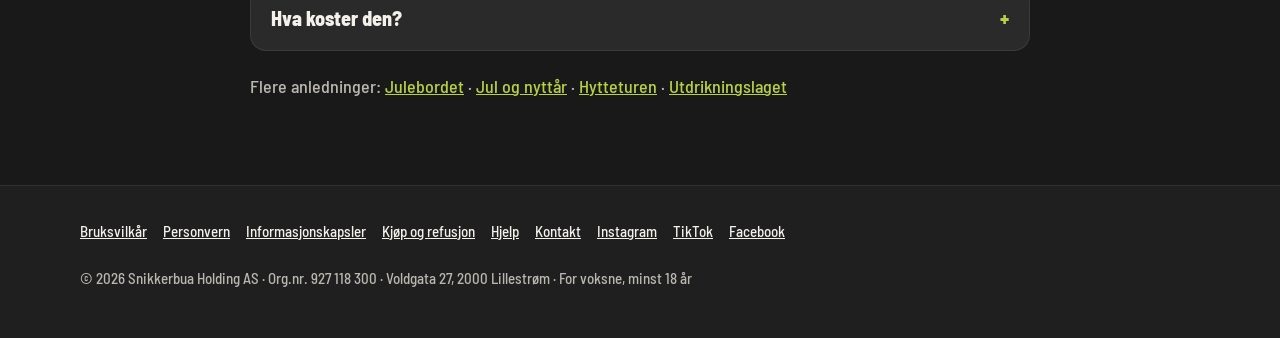
<file: halloween/index.html>
<!doctype html>
<html lang="no">
<head>
<meta charset="utf-8">
<meta name="viewport" content="width=device-width, initial-scale=1">
<title>Festspill til halloweenfesten - Get Busted</title>
<meta name="description" content="Festspill til halloweenfesten: kort om kostymer, skrekkfilmer og den som ville dødd først. Get Busted - for voksne 18+, én telefon, 2-30 spillere.">
<link rel="canonical" href="https://getbusted.no/halloween/">
<meta property="og:title" content="Festspill til halloweenfesten - Get Busted">
<meta property="og:description" content="Festspill til halloweenfesten: kort om kostymer, skrekkfilmer og den som ville dødd først. Get Busted - for voksne 18+, én telefon, 2-30 spillere.">
<meta property="og:image" content="https://getbusted.no/img/og.jpg">
<meta property="og:url" content="https://getbusted.no/halloween/">
<meta name="theme-color" content="#191919">
<link rel="icon" href="/img/favicon.png">
<link rel="apple-touch-icon" href="/img/apple-touch-icon.png">
<link rel="preload" href="/fonts/bsc-900Black_Italic.woff2" as="font" type="font/woff2" crossorigin>
<link rel="stylesheet" href="/style.css">
<script src="/samtykke.js" defer></script>
<script type="application/ld+json">{"@context": "https://schema.org", "@graph": [{"@type": "WebPage", "@id": "https://getbusted.no/halloween/", "url": "https://getbusted.no/halloween/", "name": "Festspill til halloweenfesten - Get Busted", "description": "Festspill til halloweenfesten: kort om kostymer, skrekkfilmer og den som ville dødd først. Get Busted - for voksne 18+, én telefon, 2-30 spillere.", "inLanguage": "no", "about": {"@id": "https://getbusted.no/#app"}, "isPartOf": {"@type": "WebSite", "url": "https://getbusted.no/", "name": "Get Busted"}}, {"@type": "BreadcrumbList", "itemListElement": [{"@type": "ListItem", "position": 1, "name": "Get Busted", "item": "https://getbusted.no/"}, {"@type": "ListItem", "position": 2, "name": "Festspill til halloween", "item": "https://getbusted.no/halloween/"}]}, {"@type": "FAQPage", "mainEntity": [{"@type": "Question", "name": "Når kommer Halloween-pakka?", "acceptedAnswer": {"@type": "Answer", "text": "Den er med fra start, når appen kommer 29. oktober."}}, {"@type": "Question", "name": "Hvor mange kort er det?", "acceptedAnswer": {"@type": "Answer", "text": "Over 150 kort på norsk, fordelt på Mild, Frekk og Get Fu**ed."}}, {"@type": "Question", "name": "Hva koster den?", "acceptedAnswer": {"@type": "Answer", "text": "49 kr som engangskjøp. Prøv 5 kort gratis først."}}]}]}</script>
</head>
<body>
<a class="skip" href="#innhold">Hopp til innholdet</a>
<header class="nav"><div class="wrap"><a class="brand" href="/"><img src="/img/logo.png" alt="">Get Busted</a><nav><a href="/#pakker">Pakker</a><a href="/#priser">Priser</a><a href="/hjelp/">Hjelp</a></nav></div></header>
<main id="innhold">
<section class="hero lp">
  <div class="wrap">
    <div>
      <p class="kicker">Halloween-pakka · Med fra start</p>
      <h1>Festspill til <em>halloween</em></h1>
      <p class="lead">Kostymene er på, skrekkfilmen er valgt. Halloween-pakka avslører hvem som ville overlevd, og hvem som kjøpte kostymet i dag.</p>
      <p class="note">For voksne, minst 18 år. Alkoholfri modus er alltid med. <a href="/">Les mer om Get Busted</a>.</p>
    </div>
    <div class="stage lp-stage" aria-hidden="true"><img class="cover" src="/img/cover_halloween.jpg" alt="" style="--c:#FF8A1F" width="360" height="503"></div>
  </div>
</section>

<section class="alt">
  <div class="wrap">
    <p class="kicker">Smakebiter</p>
    <h2>Kort fra <em>Halloween</em>-pakka</h2>
    <p class="lead">Et utvalg av kortene. Navnene byttes med gjengen deres.</p>
    <div class="samples"><figure class='sample' style='--c:#FF8A1F'><figcaption>Halloween</figcaption><p class='sample-head'>På tre - pek på den som</p><blockquote>ville gitt barna på døra rosiner og gode råd</blockquote></figure><figure class='sample' style='--c:#FF8A1F'><figcaption>Halloween</figcaption><p class='sample-head'>På tre - pek på den som</p><blockquote>kjøpte kostymet sitt i dag</blockquote></figure><figure class='sample' style='--c:#FF8A1F'><figcaption>Halloween</figcaption><p class='sample-head'>På tre - pek på den som</p><blockquote>er skumlest klokka sju om morgenen</blockquote></figure><figure class='sample' style='--c:#FF8A1F'><figcaption>Halloween</figcaption><p class='sample-head'>På tre - pek på den som</p><blockquote>ville solgt resten av gjengen til en seriemorder for å overleve</blockquote></figure><figure class='sample' style='--c:#FF8A1F'><figcaption>Halloween</figcaption><p class='sample-head'>På tre - pek på den som</p><blockquote>ville dødd først i en skrekkfilm fordi de sier «vi deler oss» for å få være alene med crushen</blockquote></figure><figure class='sample' style='--c:#FF8A1F'><figcaption>Halloween</figcaption><p class='sample-head'>På tre - pek på den som</p><blockquote>bruker kostymebildet fra i fjor som profilbilde på datingappen fordi det er det eneste de ser bra ut på</blockquote></figure><figure class='sample' style='--c:#FF8A1F'><figcaption>Halloween</figcaption><p class='sample-head'>Sannhet</p><blockquote>Torgeir: hvilket kostyme angrer du mest på? Beskriv det i detalj.</blockquote></figure><figure class='sample' style='--c:#FF8A1F'><figcaption>Halloween</figcaption><p class='sample-head'>Sannhet</p><blockquote>Åsne: hvem i rommet har det beste kostymet i kveld, og hvem har det verste?</blockquote></figure></div>
  </div>
</section>

<section>
  <div class="wrap">
    <p class="kicker">Hvorfor Get Busted</p>
    <h2>Laget for <em>kvelden</em></h2>
    <div class="features three"><div class='feature'><h3>Kort om kostymer og skrekk</h3><p>Hvem ville dødd først, hvem ville solgt gjengen og hvem har det verste kostymet i rommet.</p></div><div class='feature'><h3>Klar på 20 sekunder</h3><p>Skriv inn navnene, velg Halloween og start. Appen setter navnene inn på kortene.</p></div><div class='feature'><h3>Med eller uten</h3><p>Alkoholfri modus er alltid med, og alle kort kan hoppes over.</p></div></div>
    <div class="lp-tips"><h3>Slik får dere mest ut av det</h3><ul><li>Spill Halloween-pakka mens dere venter på at filmen skal starte.</li><li>Bruk lagspill med kostymelag mot kostymelag.</li><li>Ta Get Fu**ed-nivået når de siste gjestene har kommet.</li></ul></div>
  </div>
</section>

<section class="gallery">
  <div class="wrap">
    <p class="kicker">Ikke bare for én kveld</p>
    <h2>En pakke for hver <em>sesong</em></h2>
    <p class="lead">Get Busted har 18 pakker for hele året, så appen er like god lenge etter at denne kvelden er over.</p>
    <div class="gal year">
      <a class="gp" data-pack="original" href="/#pakker" style="--c:#B7D147"><picture><source srcset="/img/cover_original.webp" type="image/webp"><img src="/img/cover_original.jpg" alt="Omslaget til Original-pakken" width="360" height="503" loading="lazy"></picture><b>Original</b><small>Hver kveld</small></a>
      <a class="gp" data-pack="jul" href="/#pakker" style="--c:#E0473E"><picture><source srcset="/img/cover_jul.webp" type="image/webp"><img src="/img/cover_jul.jpg" alt="Omslaget til Jul og nyttår-pakken" width="360" height="503" loading="lazy"></picture><b>Jul og nyttår</b><small>Nov-jan</small></a>
      <a class="gp" data-pack="afterski" data-release="2027-02-01" data-soon="Kommer 1. feb" href="/#pakker" style="--c:#FBD59E"><picture><source srcset="/img/cover_afterski.webp" type="image/webp"><img src="/img/cover_afterski.jpg" alt="Omslaget til Afterski-pakken" width="360" height="503" loading="lazy"></picture><b>Afterski</b><small>Vinter</small></a>
      <a class="gp" data-pack="paske" data-release="2027-03-01" data-soon="Kommer 1. mars" href="/#pakker" style="--c:#F4A7C0"><picture><source srcset="/img/cover_paske.webp" type="image/webp"><img src="/img/cover_paske.jpg" alt="Omslaget til Påske-pakken" width="360" height="503" loading="lazy"></picture><b>Påske</b><small>Påske</small></a>
      <a class="gp" data-pack="syttende" data-release="2027-05-03" data-soon="Kommer 3. mai" href="/#pakker" style="--c:#E63946"><picture><source srcset="/img/cover_syttende.webp" type="image/webp"><img src="/img/cover_syttende.jpg" alt="Omslaget til 17. mai-pakken" width="360" height="503" loading="lazy"></picture><b>17. mai</b><small>Mai</small></a>
      <a class="gp" data-pack="sommer" data-release="2027-05-01" data-soon="Kommer 1. mai" href="/#pakker" style="--c:#F2A93B"><picture><source srcset="/img/cover_sommer.webp" type="image/webp"><img src="/img/cover_sommer.jpg" alt="Omslaget til Sommer-pakken" width="360" height="503" loading="lazy"></picture><b>Sommer</b><small>Sommer</small></a>
      <a class="gp" data-pack="reise" data-release="2026-11-05" data-soon="Kommer 5. nov" href="/#pakker" style="--c:#3FB8C4"><picture><source srcset="/img/cover_reise.webp" type="image/webp"><img src="/img/cover_reise.jpg" alt="Omslaget til Reise-pakken" width="360" height="503" loading="lazy"></picture><b>Reise</b><small>Ferien</small></a>
      <a class="gp" data-pack="hytta" href="/#pakker" style="--c:#C7864A"><picture><source srcset="/img/cover_hytta.webp" type="image/webp"><img src="/img/cover_hytta.jpg" alt="Omslaget til Hytta-pakken" width="360" height="503" loading="lazy"></picture><b>Hytta</b><small>Hele året</small></a>
      <a class="gp" data-pack="utdrikning" data-release="2026-11-19" data-soon="Kommer 19. nov" href="/#pakker" style="--c:#E94B8A"><picture><source srcset="/img/cover_utdrikning.webp" type="image/webp"><img src="/img/cover_utdrikning.jpg" alt="Omslaget til Utdrikningslag-pakken" width="360" height="503" loading="lazy"></picture><b>Utdrikningslag</b><small>Hele året</small></a>
      <a class="gp" data-pack="fotball" data-release="2026-11-21" data-soon="Kommer 21. nov" href="/#pakker" style="--c:#3DAE5E"><picture><source srcset="/img/cover_fotball.webp" type="image/webp"><img src="/img/cover_fotball.jpg" alt="Omslaget til Fotball-pakken" width="360" height="503" loading="lazy"></picture><b>Fotball</b><small>Kampkveld</small></a>
      <a class="gp" data-pack="nach" href="/#pakker" style="--c:#8E7CFF"><picture><source srcset="/img/cover_nach.webp" type="image/webp"><img src="/img/cover_nach.jpg" alt="Omslaget til Nach-pakken" width="360" height="503" loading="lazy"></picture><b>Nach</b><small>Hver helg</small></a>
      <a class="gp" data-pack="halloween" href="/#pakker" style="--c:#FF8A1F"><picture><source srcset="/img/cover_halloween.webp" type="image/webp"><img src="/img/cover_halloween.jpg" alt="Omslaget til Halloween-pakken" width="360" height="503" loading="lazy"></picture><b>Halloween</b><small>Oktober</small></a>
    </div>
    <p class="gal-more">Pluss Student, Sport, Gullalder, Girls, Boys og Bygdefest. <a href="/#pakker">Se alle 18 pakkene</a></p>
  </div>
</section>

<section class="alt">
  <div class="wrap" style="max-width:820px">
    <p class="kicker">Spørsmål</p>
    <h2>Ofte spurt</h2>
    <details><summary>Når kommer Halloween-pakka?</summary><p>Den er med fra start, når appen kommer 29. oktober.</p></details><details><summary>Hvor mange kort er det?</summary><p>Over 150 kort på norsk, fordelt på Mild, Frekk og Get Fu**ed.</p></details><details><summary>Hva koster den?</summary><p>49 kr som engangskjøp. Prøv 5 kort gratis først.</p></details>
    <p class="lp-more">Flere anledninger: <a href="/julebord/">Julebordet</a> · <a href="/jul-og-nyttar/">Jul og nyttår</a> · <a href="/hyttetur/">Hytteturen</a> · <a href="/utdrikningslag/">Utdrikningslaget</a></p>
  </div>
</section>
</main>
<footer>
  <div class="wrap">
    <div class="footer-links"><a href="/vilkar/">Bruksvilkår</a><a href="/personvern/">Personvern</a><a href="/informasjonskapsler/" data-samtykke>Informasjonskapsler</a><a href="/kjop/">Kjøp og refusjon</a><a href="/hjelp/">Hjelp</a><a href="mailto:kontakt@getbusted.no">Kontakt</a><a href="https://www.instagram.com/getbusted.no/" rel="me">Instagram</a><a href="https://www.tiktok.com/@getbusted.no" rel="me">TikTok</a><a href="https://www.facebook.com/getbusted.no" rel="me">Facebook</a></div>
    <div class="footer-firma">© 2026 Snikkerbua Holding AS · Org.nr. 927 118 300 · Voldgata 27, 2000 Lillestrøm · For voksne, minst 18 år</div>
  </div>
</footer>
<script src="/pakkeinfo.js" defer></script>
</body>
</html>
</file>
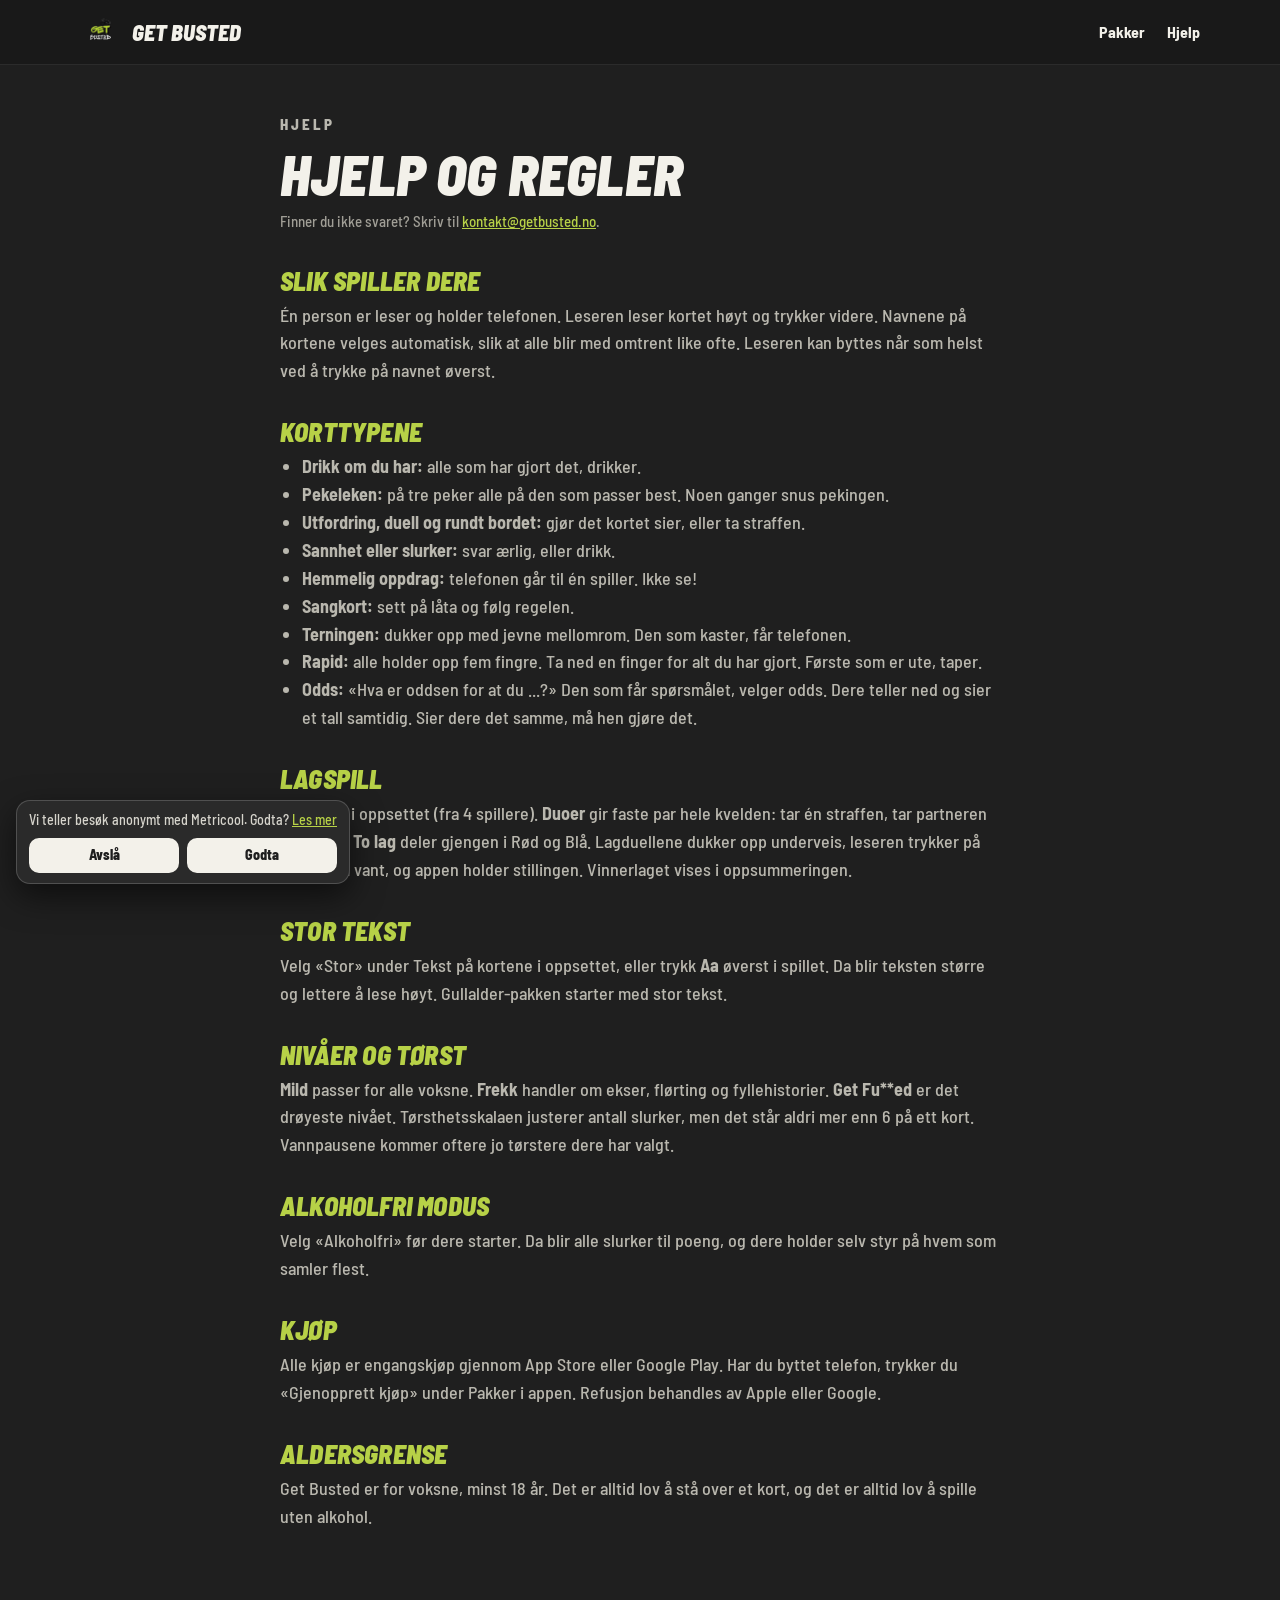
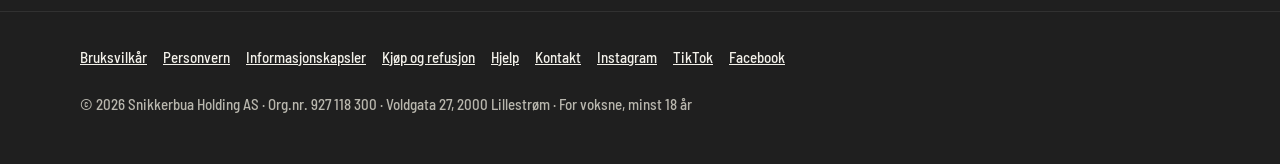
<file: hjelp/index.html>
<!doctype html>
<html lang="no">
<head>
<meta charset="utf-8">
<meta name="viewport" content="width=device-width, initial-scale=1">
<title>Hjelp - Get Busted</title>
<link rel="canonical" href="https://getbusted.no/hjelp/">
<meta name="theme-color" content="#2B2B2B">
<link rel="icon" href="/img/favicon.png">
<link rel="preload" href="/fonts/bsc-900Black_Italic.woff2" as="font" type="font/woff2" crossorigin>
<link rel="stylesheet" href="/style.css">
<script src="/samtykke.js" defer></script>
</head>
<body>
<a class="skip" href="#innhold">Hopp til innholdet</a>
<header class="nav"><div class="wrap"><a class="brand" href="/"><img src="/img/logo.png" alt="">Get Busted</a><nav><a href="/#pakker">Pakker</a><a href="/hjelp/">Hjelp</a></nav></div></header>
<main id="innhold" class="article">
<p class="kicker">Hjelp</p>
<h1>Hjelp og regler</h1>
<p class="meta">Finner du ikke svaret? Skriv til <a href="mailto:kontakt@getbusted.no">kontakt@getbusted.no</a>.</p>

<h2>Slik spiller dere</h2>
<p>Én person er leser og holder telefonen. Leseren leser kortet høyt og trykker videre. Navnene på kortene velges automatisk, slik at alle blir med omtrent like ofte. Leseren kan byttes når som helst ved å trykke på navnet øverst.</p>

<h2>Korttypene</h2>
<ul>
<li><b>Drikk om du har:</b> alle som har gjort det, drikker.</li>
<li><b>Pekeleken:</b> på tre peker alle på den som passer best. Noen ganger snus pekingen.</li>
<li><b>Utfordring, duell og rundt bordet:</b> gjør det kortet sier, eller ta straffen.</li>
<li><b>Sannhet eller slurker:</b> svar ærlig, eller drikk.</li>
<li><b>Hemmelig oppdrag:</b> telefonen går til én spiller. Ikke se!</li>
<li><b>Sangkort:</b> sett på låta og følg regelen.</li>
<li><b>Terningen:</b> dukker opp med jevne mellomrom. Den som kaster, får telefonen.</li>
<li><b>Rapid:</b> alle holder opp fem fingre. Ta ned en finger for alt du har gjort. Første som er ute, taper.</li>
<li><b>Odds:</b> «Hva er oddsen for at du ...?» Den som får spørsmålet, velger odds. Dere teller ned og sier et tall samtidig. Sier dere det samme, må hen gjøre det.</li>
</ul>

<h2>Lagspill</h2>
<p>Slå på lag i oppsettet (fra 4 spillere). <b>Duoer</b> gir faste par hele kvelden: tar én straffen, tar partneren den også. <b>To lag</b> deler gjengen i Rød og Blå. Lagduellene dukker opp underveis, leseren trykker på laget som vant, og appen holder stillingen. Vinnerlaget vises i oppsummeringen.</p>

<h2>Stor tekst</h2>
<p>Velg «Stor» under Tekst på kortene i oppsettet, eller trykk <b>Aa</b> øverst i spillet. Da blir teksten større og lettere å lese høyt. Gullalder-pakken starter med stor tekst.</p>

<!-- Julekalender (legges inn igjen når appoppdateringen er ute):
<h2>Julekalender</h2>
<p>Fra 1. desember ligger julekalenderen på forsiden. Én luke åpner hver dag til julaften, og glemte luker kan åpnes senere. Kortene, desemberreglene og terningsidene dere har åpnet, blandes inn i alle spill ut desember. Du kan slå på et varsel kl. 18 når en ny luke åpner.</p>
-->

<h2>Nivåer og tørst</h2>
<p><b>Mild</b> passer for alle voksne. <b>Frekk</b> handler om ekser, flørting og fyllehistorier. <b>Get Fu**ed</b> er det drøyeste nivået. Tørsthetsskalaen justerer antall slurker, men det står aldri mer enn 6 på ett kort. Vannpausene kommer oftere jo tørstere dere har valgt.</p>

<h2>Alkoholfri modus</h2>
<p>Velg «Alkoholfri» før dere starter. Da blir alle slurker til poeng, og dere holder selv styr på hvem som samler flest.</p>

<h2>Kjøp</h2>
<p>Alle kjøp er engangskjøp gjennom App Store eller Google Play. Har du byttet telefon, trykker du «Gjenopprett kjøp» under Pakker i appen. Refusjon behandles av Apple eller Google.</p>

<h2>Aldersgrense</h2>
<p>Get Busted er for voksne, minst 18 år. Det er alltid lov å stå over et kort, og det er alltid lov å spille uten alkohol.</p>
</main>
<footer>
  <div class="wrap">
    <div class="footer-links"><a href="/vilkar/">Bruksvilkår</a><a href="/personvern/">Personvern</a><a href="/informasjonskapsler/" data-samtykke>Informasjonskapsler</a><a href="/kjop/">Kjøp og refusjon</a><a href="/hjelp/">Hjelp</a><a href="mailto:kontakt@getbusted.no">Kontakt</a><a href="https://www.instagram.com/getbusted.no/" rel="me">Instagram</a><a href="https://www.tiktok.com/@getbusted.no" rel="me">TikTok</a><a href="https://www.facebook.com/getbusted.no" rel="me">Facebook</a></div>
    <div class="footer-firma">© 2026 Snikkerbua Holding AS · Org.nr. 927 118 300 · Voldgata 27, 2000 Lillestrøm · For voksne, minst 18 år</div>
  </div>
</footer>
</body>
</html>
</file>
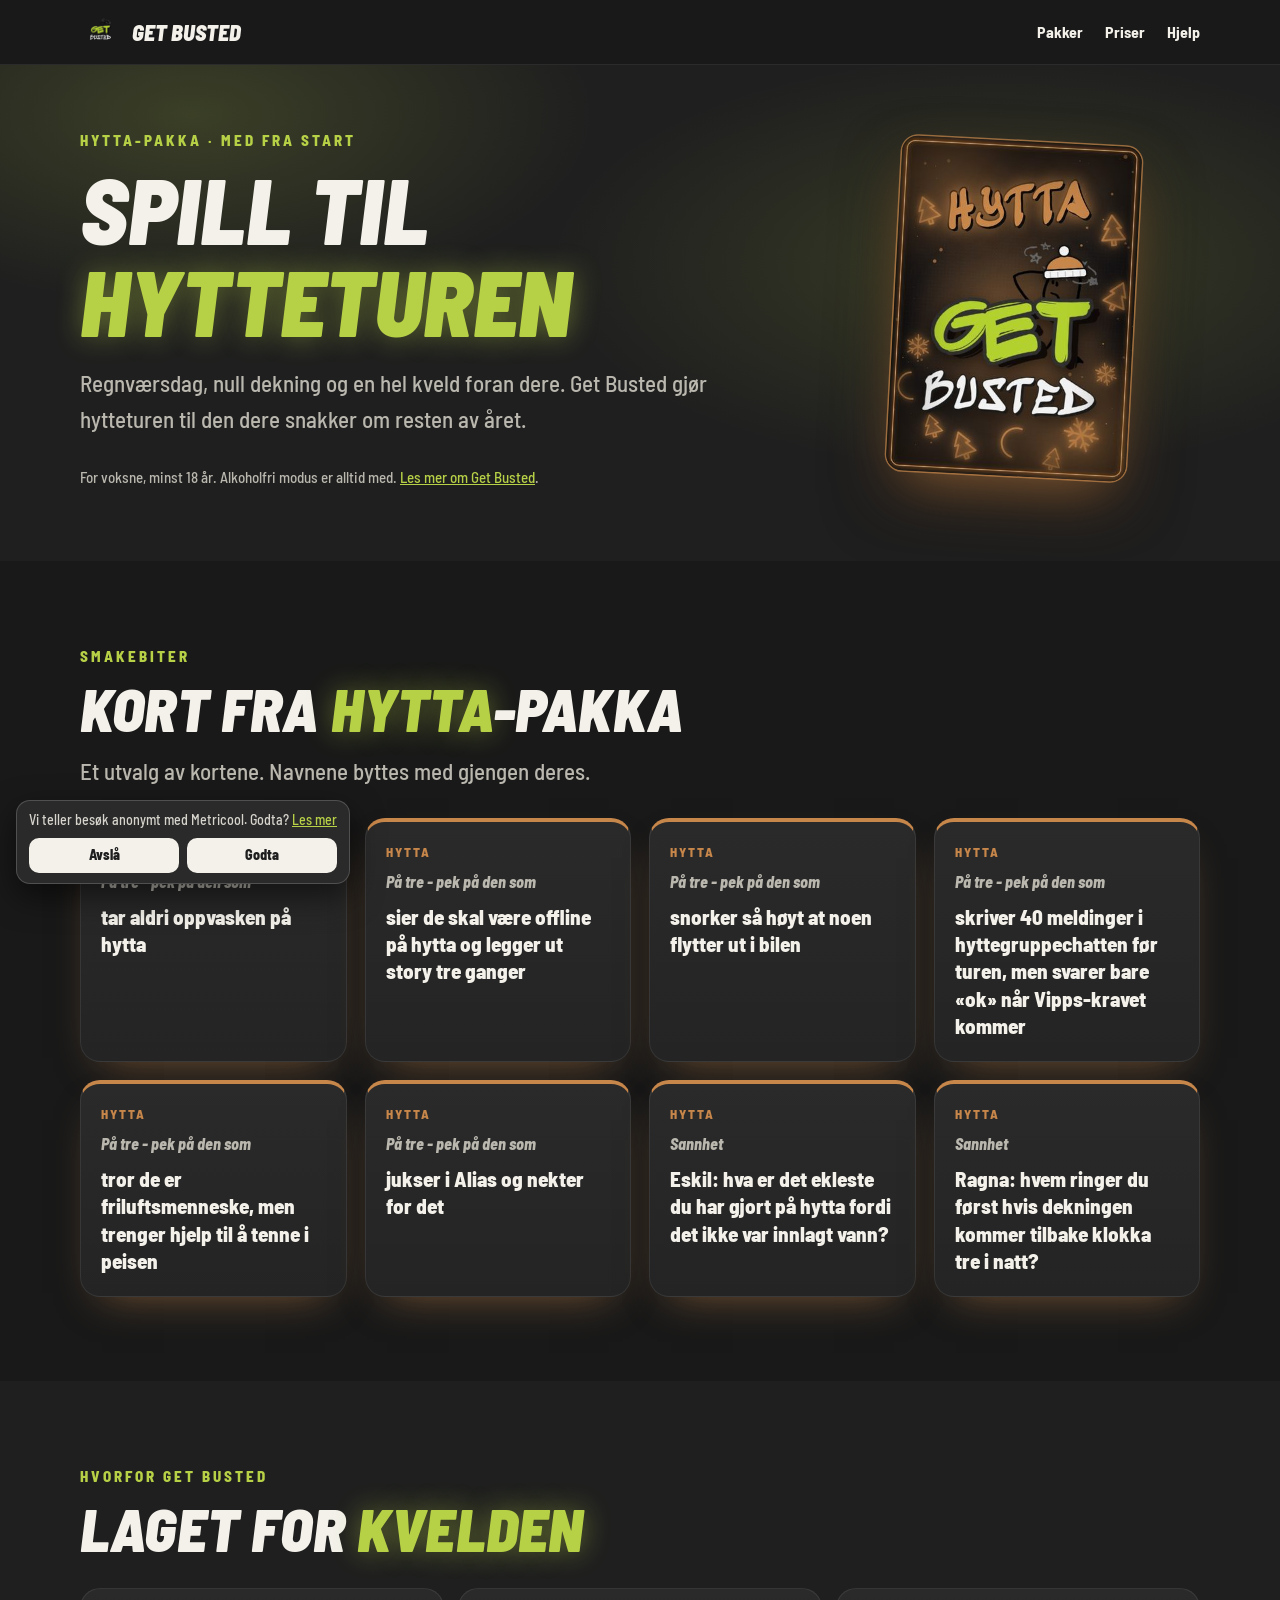
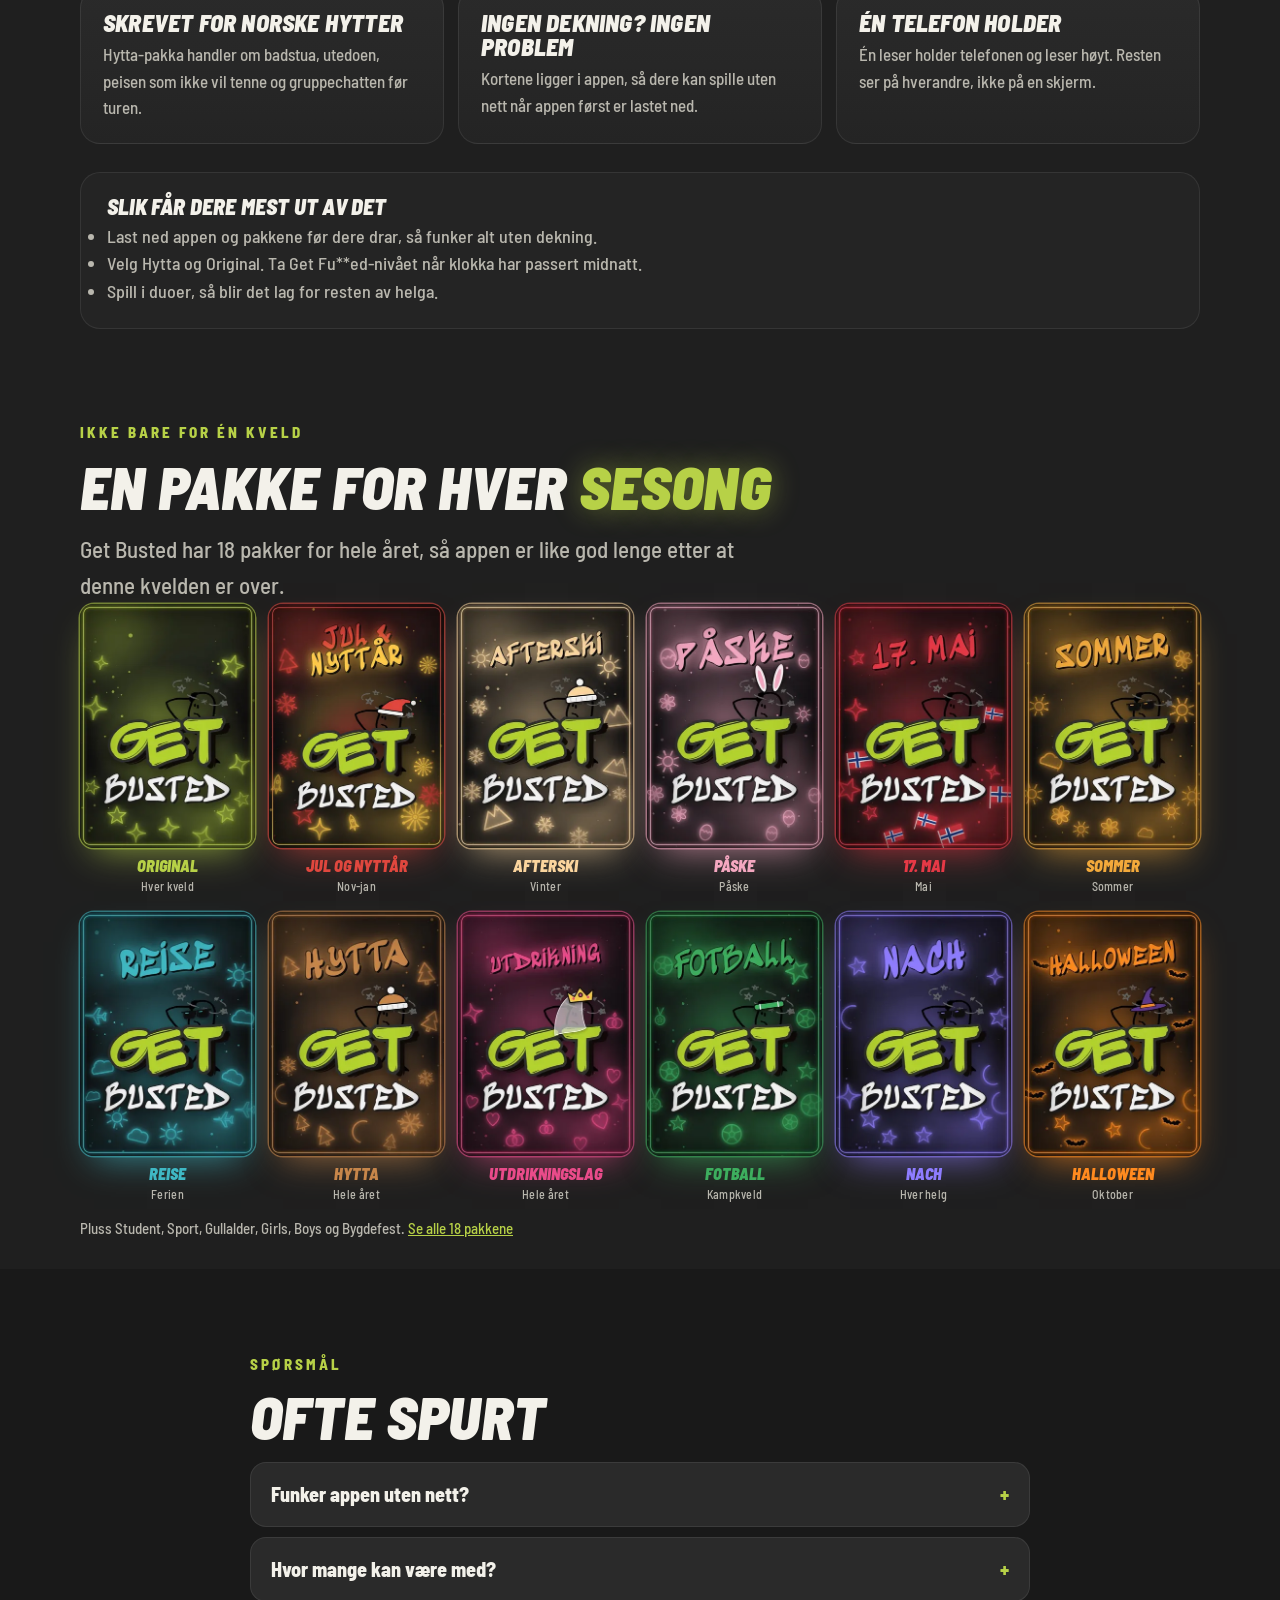
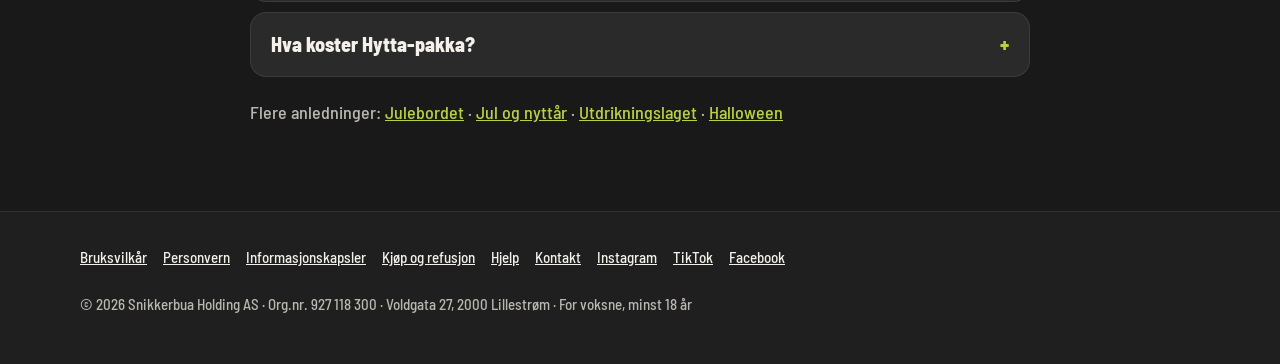
<file: hyttetur/index.html>
<!doctype html>
<html lang="no">
<head>
<meta charset="utf-8">
<meta name="viewport" content="width=device-width, initial-scale=1">
<title>Spill til hytteturen - Get Busted</title>
<meta name="description" content="Spill til hytteturen med vennegjengen: kort om badstua, gruppechatten og den som aldri tar oppvasken. Get Busted - festspill for voksne 18+, funker uten dekning.">
<link rel="canonical" href="https://getbusted.no/hyttetur/">
<link rel="alternate" hreflang="no" href="https://getbusted.no/hyttetur/">
<link rel="alternate" hreflang="en" href="https://getbusted.online/cabin-weekend/">
<link rel="alternate" hreflang="sv" href="https://getbusted.online/se/stugan/">
<link rel="alternate" hreflang="da" href="https://getbusted.online/dk/sommerhus/">
<link rel="alternate" hreflang="x-default" href="https://getbusted.online/cabin-weekend/">
<meta property="og:title" content="Spill til hytteturen - Get Busted">
<meta property="og:description" content="Spill til hytteturen med vennegjengen: kort om badstua, gruppechatten og den som aldri tar oppvasken. Get Busted - festspill for voksne 18+, funker uten dekning.">
<meta property="og:image" content="https://getbusted.no/img/og.jpg">
<meta property="og:url" content="https://getbusted.no/hyttetur/">
<meta name="theme-color" content="#191919">
<link rel="icon" href="/img/favicon.png">
<link rel="apple-touch-icon" href="/img/apple-touch-icon.png">
<link rel="preload" href="/fonts/bsc-900Black_Italic.woff2" as="font" type="font/woff2" crossorigin>
<link rel="stylesheet" href="/style.css">
<script src="/samtykke.js" defer></script>
<script type="application/ld+json">{"@context": "https://schema.org", "@graph": [{"@type": "WebPage", "@id": "https://getbusted.no/hyttetur/", "url": "https://getbusted.no/hyttetur/", "name": "Spill til hytteturen - Get Busted", "description": "Spill til hytteturen med vennegjengen: kort om badstua, gruppechatten og den som aldri tar oppvasken. Get Busted - festspill for voksne 18+, funker uten dekning.", "inLanguage": "no", "about": {"@id": "https://getbusted.no/#app"}, "isPartOf": {"@type": "WebSite", "url": "https://getbusted.no/", "name": "Get Busted"}}, {"@type": "BreadcrumbList", "itemListElement": [{"@type": "ListItem", "position": 1, "name": "Get Busted", "item": "https://getbusted.no/"}, {"@type": "ListItem", "position": 2, "name": "Spill til hytteturen", "item": "https://getbusted.no/hyttetur/"}]}, {"@type": "FAQPage", "mainEntity": [{"@type": "Question", "name": "Funker appen uten nett?", "acceptedAnswer": {"@type": "Answer", "text": "Ja, kortene ligger i appen. Last ned appen og pakkene du vil bruke før dere drar."}}, {"@type": "Question", "name": "Hvor mange kan være med?", "acceptedAnswer": {"@type": "Answer", "text": "Fra 2 til 30 spillere, og dere kan legge til eller fjerne folk underveis."}}, {"@type": "Question", "name": "Hva koster Hytta-pakka?", "acceptedAnswer": {"@type": "Answer", "text": "49 kr som engangskjøp. Prøv 5 kort gratis først."}}]}]}</script>
</head>
<body>
<a class="skip" href="#innhold">Hopp til innholdet</a>
<header class="nav"><div class="wrap"><a class="brand" href="/"><img src="/img/logo.png" alt="">Get Busted</a><nav><a href="/#pakker">Pakker</a><a href="/#priser">Priser</a><a href="/hjelp/">Hjelp</a></nav></div></header>
<main id="innhold">
<section class="hero lp">
  <div class="wrap">
    <div>
      <p class="kicker">Hytta-pakka · Med fra start</p>
      <h1>Spill til <em>hytteturen</em></h1>
      <p class="lead">Regnværsdag, null dekning og en hel kveld foran dere. Get Busted gjør hytteturen til den dere snakker om resten av året.</p>
      <p class="note">For voksne, minst 18 år. Alkoholfri modus er alltid med. <a href="/">Les mer om Get Busted</a>.</p>
    </div>
    <div class="stage lp-stage" aria-hidden="true"><img class="cover" src="/img/cover_hytta.jpg" alt="" style="--c:#C7864A" width="360" height="503"></div>
  </div>
</section>

<section class="alt">
  <div class="wrap">
    <p class="kicker">Smakebiter</p>
    <h2>Kort fra <em>Hytta</em>-pakka</h2>
    <p class="lead">Et utvalg av kortene. Navnene byttes med gjengen deres.</p>
    <div class="samples"><figure class='sample' style='--c:#C7864A'><figcaption>Hytta</figcaption><p class='sample-head'>På tre - pek på den som</p><blockquote>tar aldri oppvasken på hytta</blockquote></figure><figure class='sample' style='--c:#C7864A'><figcaption>Hytta</figcaption><p class='sample-head'>På tre - pek på den som</p><blockquote>sier de skal være offline på hytta og legger ut story tre ganger</blockquote></figure><figure class='sample' style='--c:#C7864A'><figcaption>Hytta</figcaption><p class='sample-head'>På tre - pek på den som</p><blockquote>snorker så høyt at noen flytter ut i bilen</blockquote></figure><figure class='sample' style='--c:#C7864A'><figcaption>Hytta</figcaption><p class='sample-head'>På tre - pek på den som</p><blockquote>skriver 40 meldinger i hyttegruppechatten før turen, men svarer bare «ok» når Vipps-kravet kommer</blockquote></figure><figure class='sample' style='--c:#C7864A'><figcaption>Hytta</figcaption><p class='sample-head'>På tre - pek på den som</p><blockquote>tror de er friluftsmenneske, men trenger hjelp til å tenne i peisen</blockquote></figure><figure class='sample' style='--c:#C7864A'><figcaption>Hytta</figcaption><p class='sample-head'>På tre - pek på den som</p><blockquote>jukser i Alias og nekter for det</blockquote></figure><figure class='sample' style='--c:#C7864A'><figcaption>Hytta</figcaption><p class='sample-head'>Sannhet</p><blockquote>Eskil: hva er det ekleste du har gjort på hytta fordi det ikke var innlagt vann?</blockquote></figure><figure class='sample' style='--c:#C7864A'><figcaption>Hytta</figcaption><p class='sample-head'>Sannhet</p><blockquote>Ragna: hvem ringer du først hvis dekningen kommer tilbake klokka tre i natt?</blockquote></figure></div>
  </div>
</section>

<section>
  <div class="wrap">
    <p class="kicker">Hvorfor Get Busted</p>
    <h2>Laget for <em>kvelden</em></h2>
    <div class="features three"><div class='feature'><h3>Skrevet for norske hytter</h3><p>Hytta-pakka handler om badstua, utedoen, peisen som ikke vil tenne og gruppechatten før turen.</p></div><div class='feature'><h3>Ingen dekning? Ingen problem</h3><p>Kortene ligger i appen, så dere kan spille uten nett når appen først er lastet ned.</p></div><div class='feature'><h3>Én telefon holder</h3><p>Én leser holder telefonen og leser høyt. Resten ser på hverandre, ikke på en skjerm.</p></div></div>
    <div class="lp-tips"><h3>Slik får dere mest ut av det</h3><ul><li>Last ned appen og pakkene før dere drar, så funker alt uten dekning.</li><li>Velg Hytta og Original. Ta Get Fu**ed-nivået når klokka har passert midnatt.</li><li>Spill i duoer, så blir det lag for resten av helga.</li></ul></div>
  </div>
</section>

<section class="gallery">
  <div class="wrap">
    <p class="kicker">Ikke bare for én kveld</p>
    <h2>En pakke for hver <em>sesong</em></h2>
    <p class="lead">Get Busted har 18 pakker for hele året, så appen er like god lenge etter at denne kvelden er over.</p>
    <div class="gal year">
      <a class="gp" data-pack="original" href="/#pakker" style="--c:#B7D147"><picture><source srcset="/img/cover_original.webp" type="image/webp"><img src="/img/cover_original.jpg" alt="Omslaget til Original-pakken" width="360" height="503" loading="lazy"></picture><b>Original</b><small>Hver kveld</small></a>
      <a class="gp" data-pack="jul" href="/#pakker" style="--c:#E0473E"><picture><source srcset="/img/cover_jul.webp" type="image/webp"><img src="/img/cover_jul.jpg" alt="Omslaget til Jul og nyttår-pakken" width="360" height="503" loading="lazy"></picture><b>Jul og nyttår</b><small>Nov-jan</small></a>
      <a class="gp" data-pack="afterski" data-release="2027-02-01" data-soon="Kommer 1. feb" href="/#pakker" style="--c:#FBD59E"><picture><source srcset="/img/cover_afterski.webp" type="image/webp"><img src="/img/cover_afterski.jpg" alt="Omslaget til Afterski-pakken" width="360" height="503" loading="lazy"></picture><b>Afterski</b><small>Vinter</small></a>
      <a class="gp" data-pack="paske" data-release="2027-03-01" data-soon="Kommer 1. mars" href="/#pakker" style="--c:#F4A7C0"><picture><source srcset="/img/cover_paske.webp" type="image/webp"><img src="/img/cover_paske.jpg" alt="Omslaget til Påske-pakken" width="360" height="503" loading="lazy"></picture><b>Påske</b><small>Påske</small></a>
      <a class="gp" data-pack="syttende" data-release="2027-05-03" data-soon="Kommer 3. mai" href="/#pakker" style="--c:#E63946"><picture><source srcset="/img/cover_syttende.webp" type="image/webp"><img src="/img/cover_syttende.jpg" alt="Omslaget til 17. mai-pakken" width="360" height="503" loading="lazy"></picture><b>17. mai</b><small>Mai</small></a>
      <a class="gp" data-pack="sommer" data-release="2027-05-01" data-soon="Kommer 1. mai" href="/#pakker" style="--c:#F2A93B"><picture><source srcset="/img/cover_sommer.webp" type="image/webp"><img src="/img/cover_sommer.jpg" alt="Omslaget til Sommer-pakken" width="360" height="503" loading="lazy"></picture><b>Sommer</b><small>Sommer</small></a>
      <a class="gp" data-pack="reise" data-release="2026-11-05" data-soon="Kommer 5. nov" href="/#pakker" style="--c:#3FB8C4"><picture><source srcset="/img/cover_reise.webp" type="image/webp"><img src="/img/cover_reise.jpg" alt="Omslaget til Reise-pakken" width="360" height="503" loading="lazy"></picture><b>Reise</b><small>Ferien</small></a>
      <a class="gp" data-pack="hytta" href="/#pakker" style="--c:#C7864A"><picture><source srcset="/img/cover_hytta.webp" type="image/webp"><img src="/img/cover_hytta.jpg" alt="Omslaget til Hytta-pakken" width="360" height="503" loading="lazy"></picture><b>Hytta</b><small>Hele året</small></a>
      <a class="gp" data-pack="utdrikning" data-release="2026-11-19" data-soon="Kommer 19. nov" href="/#pakker" style="--c:#E94B8A"><picture><source srcset="/img/cover_utdrikning.webp" type="image/webp"><img src="/img/cover_utdrikning.jpg" alt="Omslaget til Utdrikningslag-pakken" width="360" height="503" loading="lazy"></picture><b>Utdrikningslag</b><small>Hele året</small></a>
      <a class="gp" data-pack="fotball" data-release="2026-11-21" data-soon="Kommer 21. nov" href="/#pakker" style="--c:#3DAE5E"><picture><source srcset="/img/cover_fotball.webp" type="image/webp"><img src="/img/cover_fotball.jpg" alt="Omslaget til Fotball-pakken" width="360" height="503" loading="lazy"></picture><b>Fotball</b><small>Kampkveld</small></a>
      <a class="gp" data-pack="nach" href="/#pakker" style="--c:#8E7CFF"><picture><source srcset="/img/cover_nach.webp" type="image/webp"><img src="/img/cover_nach.jpg" alt="Omslaget til Nach-pakken" width="360" height="503" loading="lazy"></picture><b>Nach</b><small>Hver helg</small></a>
      <a class="gp" data-pack="halloween" href="/#pakker" style="--c:#FF8A1F"><picture><source srcset="/img/cover_halloween.webp" type="image/webp"><img src="/img/cover_halloween.jpg" alt="Omslaget til Halloween-pakken" width="360" height="503" loading="lazy"></picture><b>Halloween</b><small>Oktober</small></a>
    </div>
    <p class="gal-more">Pluss Student, Sport, Gullalder, Girls, Boys og Bygdefest. <a href="/#pakker">Se alle 18 pakkene</a></p>
  </div>
</section>

<section class="alt">
  <div class="wrap" style="max-width:820px">
    <p class="kicker">Spørsmål</p>
    <h2>Ofte spurt</h2>
    <details><summary>Funker appen uten nett?</summary><p>Ja, kortene ligger i appen. Last ned appen og pakkene du vil bruke før dere drar.</p></details><details><summary>Hvor mange kan være med?</summary><p>Fra 2 til 30 spillere, og dere kan legge til eller fjerne folk underveis.</p></details><details><summary>Hva koster Hytta-pakka?</summary><p>49 kr som engangskjøp. Prøv 5 kort gratis først.</p></details>
    <p class="lp-more">Flere anledninger: <a href="/julebord/">Julebordet</a> · <a href="/jul-og-nyttar/">Jul og nyttår</a> · <a href="/utdrikningslag/">Utdrikningslaget</a> · <a href="/halloween/">Halloween</a></p>
  </div>
</section>
</main>
<footer>
  <div class="wrap">
    <div class="footer-links"><a href="/vilkar/">Bruksvilkår</a><a href="/personvern/">Personvern</a><a href="/informasjonskapsler/" data-samtykke>Informasjonskapsler</a><a href="/kjop/">Kjøp og refusjon</a><a href="/hjelp/">Hjelp</a><a href="mailto:kontakt@getbusted.no">Kontakt</a><a href="https://www.instagram.com/getbusted.no/" rel="me">Instagram</a><a href="https://www.tiktok.com/@getbusted.no" rel="me">TikTok</a><a href="https://www.facebook.com/getbusted.no" rel="me">Facebook</a></div>
    <div class="footer-firma">© 2026 Snikkerbua Holding AS · Org.nr. 927 118 300 · Voldgata 27, 2000 Lillestrøm · For voksne, minst 18 år</div>
  </div>
</footer>
<script src="/pakkeinfo.js" defer></script>
</body>
</html>
</file>
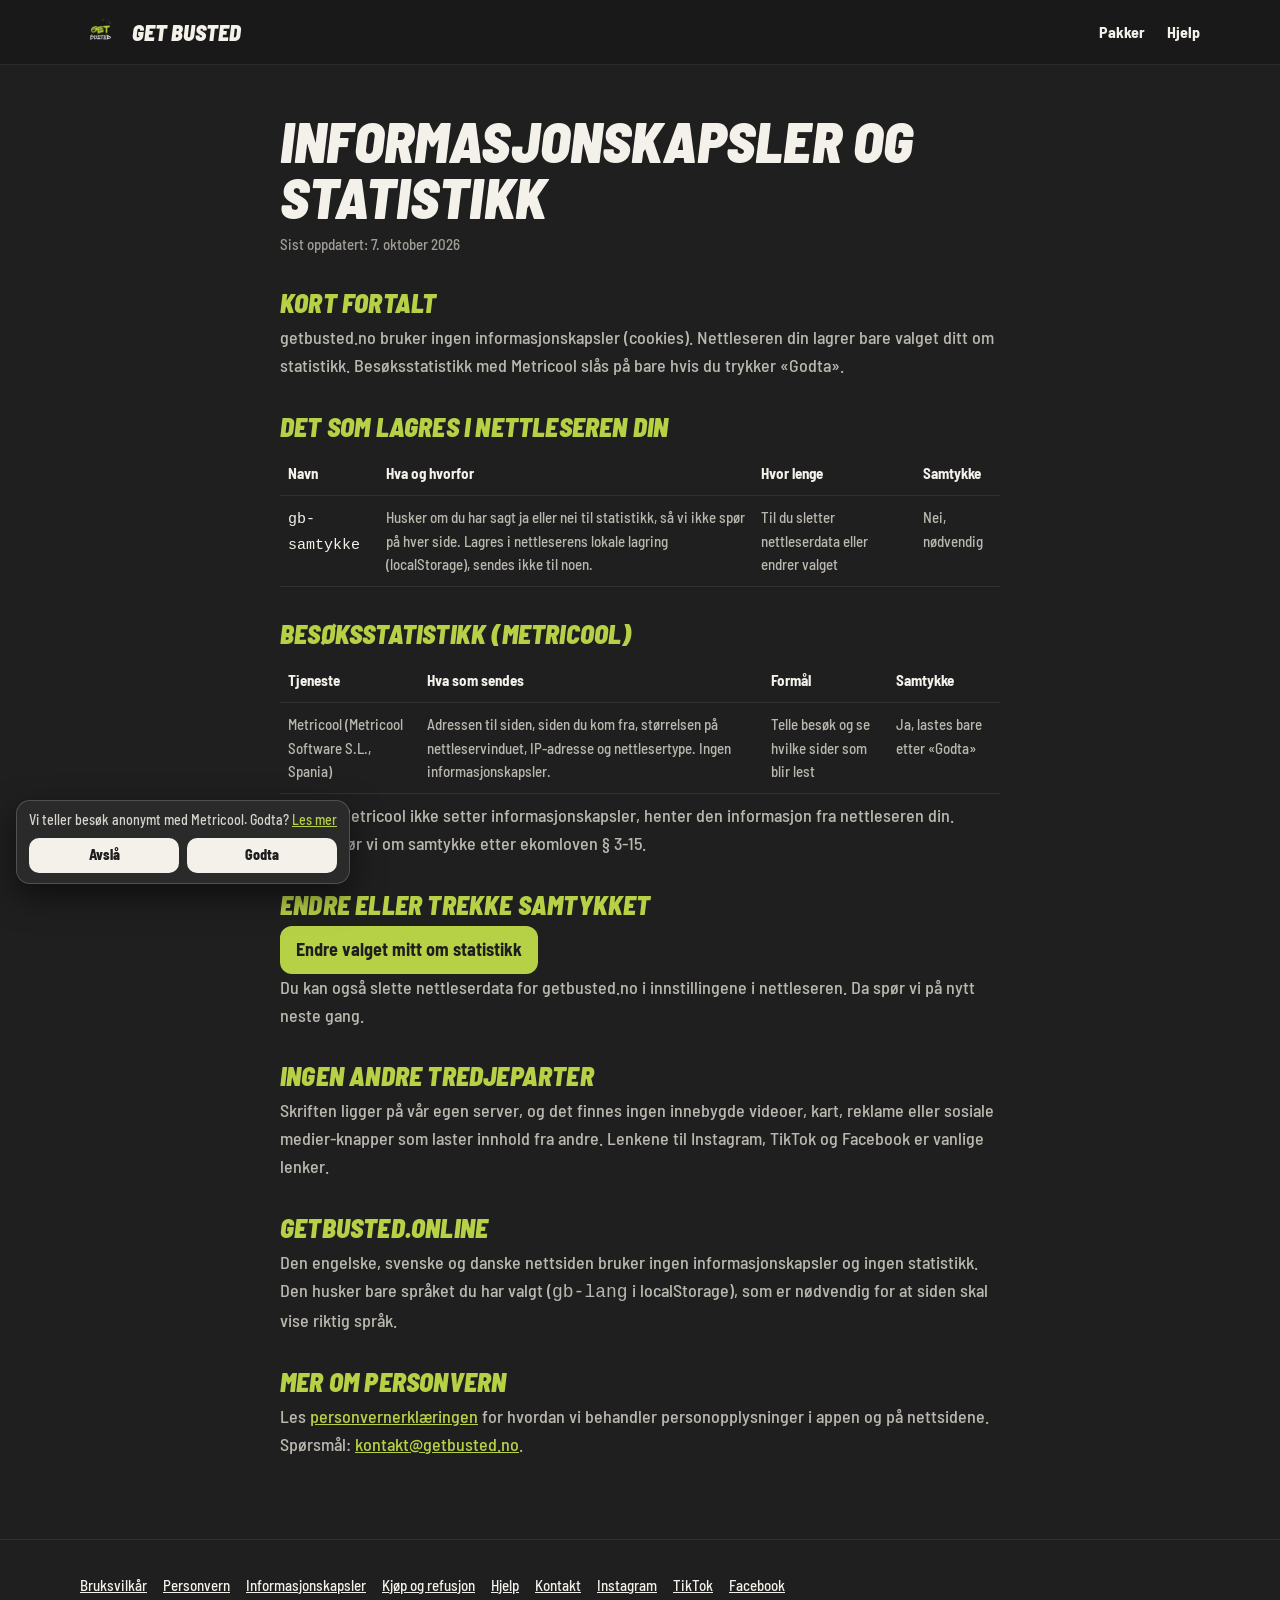
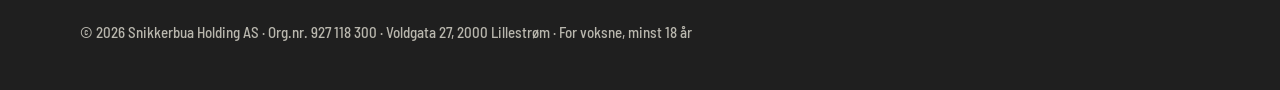
<file: informasjonskapsler/index.html>
<!doctype html>
<html lang="no">
<head>
<meta charset="utf-8">
<meta name="viewport" content="width=device-width, initial-scale=1">
<title>Informasjonskapsler og statistikk - Get Busted</title>
<meta name="description" content="Hva getbusted.no lagrer i nettleseren, og hvordan du endrer samtykket til statistikk.">
<link rel="canonical" href="https://getbusted.no/informasjonskapsler/">
<meta name="theme-color" content="#2B2B2B">
<link rel="icon" href="/img/favicon.png">
<link rel="preload" href="/fonts/bsc-900Black_Italic.woff2" as="font" type="font/woff2" crossorigin>
<link rel="stylesheet" href="/style.css">
<script src="/samtykke.js" defer></script>
</head>
<body>
<a class="skip" href="#innhold">Hopp til innholdet</a>
<header class="nav"><div class="wrap"><a class="brand" href="/"><img src="/img/logo.png" alt="">Get Busted</a><nav aria-label="Hovedmeny"><a href="/#pakker">Pakker</a><a href="/hjelp/">Hjelp</a></nav></div></header>
<main class="article" id="innhold">
<h1>Informasjonskapsler og statistikk</h1>
<p class="meta">Sist oppdatert: 7. oktober 2026</p>
<h2>Kort fortalt</h2>
<p>getbusted.no bruker ingen informasjonskapsler (cookies). Nettleseren din lagrer bare valget ditt om statistikk. Besøksstatistikk med Metricool slås på bare hvis du trykker «Godta».</p>

<h2>Det som lagres i nettleseren din</h2>
<table class="tbl">
  <caption class="sr">Lagring i nettleseren på getbusted.no</caption>
  <thead><tr><th scope="col">Navn</th><th scope="col">Hva og hvorfor</th><th scope="col">Hvor lenge</th><th scope="col">Samtykke</th></tr></thead>
  <tbody>
    <tr><td data-l="Navn"><code>gb-samtykke</code></td><td data-l="Hva og hvorfor">Husker om du har sagt ja eller nei til statistikk, så vi ikke spør på hver side. Lagres i nettleserens lokale lagring (localStorage), sendes ikke til noen.</td><td data-l="Hvor lenge">Til du sletter nettleserdata eller endrer valget</td><td data-l="Samtykke">Nei, nødvendig</td></tr>
  </tbody>
</table>

<h2>Besøksstatistikk (Metricool)</h2>
<table class="tbl">
  <caption class="sr">Statistikkverktøy på getbusted.no</caption>
  <thead><tr><th scope="col">Tjeneste</th><th scope="col">Hva som sendes</th><th scope="col">Formål</th><th scope="col">Samtykke</th></tr></thead>
  <tbody>
    <tr><td data-l="Tjeneste">Metricool (Metricool Software S.L., Spania)</td><td data-l="Hva som sendes">Adressen til siden, siden du kom fra, størrelsen på nettleservinduet, IP-adresse og nettlesertype. Ingen informasjonskapsler.</td><td data-l="Formål">Telle besøk og se hvilke sider som blir lest</td><td data-l="Samtykke">Ja, lastes bare etter «Godta»</td></tr>
  </tbody>
</table>
<p>Selv om Metricool ikke setter informasjonskapsler, henter den informasjon fra nettleseren din. Derfor spør vi om samtykke etter ekomloven § 3-15.</p>

<h2>Endre eller trekke samtykket</h2>
<p><button type="button" class="btn-link" data-samtykke>Endre valget mitt om statistikk</button></p>
<p>Du kan også slette nettleserdata for getbusted.no i innstillingene i nettleseren. Da spør vi på nytt neste gang.</p>

<h2>Ingen andre tredjeparter</h2>
<p>Skriften ligger på vår egen server, og det finnes ingen innebygde videoer, kart, reklame eller sosiale medier-knapper som laster innhold fra andre. Lenkene til Instagram, TikTok og Facebook er vanlige lenker.</p>

<h2>getbusted.online</h2>
<p>Den engelske, svenske og danske nettsiden bruker ingen informasjonskapsler og ingen statistikk. Den husker bare språket du har valgt (<code>gb-lang</code> i localStorage), som er nødvendig for at siden skal vise riktig språk.</p>

<h2>Mer om personvern</h2>
<p>Les <a href="/personvern/">personvernerklæringen</a> for hvordan vi behandler personopplysninger i appen og på nettsidene. Spørsmål: <a href="mailto:kontakt@getbusted.no">kontakt@getbusted.no</a>.</p>
</main>
<footer>
  <div class="wrap">
    <div class="footer-links"><a href="/vilkar/">Bruksvilkår</a><a href="/personvern/">Personvern</a><a href="/informasjonskapsler/" data-samtykke>Informasjonskapsler</a><a href="/kjop/">Kjøp og refusjon</a><a href="/hjelp/">Hjelp</a><a href="mailto:kontakt@getbusted.no">Kontakt</a><a href="https://www.instagram.com/getbusted.no/" rel="me">Instagram</a><a href="https://www.tiktok.com/@getbusted.no" rel="me">TikTok</a><a href="https://www.facebook.com/getbusted.no" rel="me">Facebook</a></div>
    <div class="footer-firma">© 2026 Snikkerbua Holding AS · Org.nr. 927 118 300 · Voldgata 27, 2000 Lillestrøm · For voksne, minst 18 år</div>
  </div>
</footer>
</body>
</html>
</file>
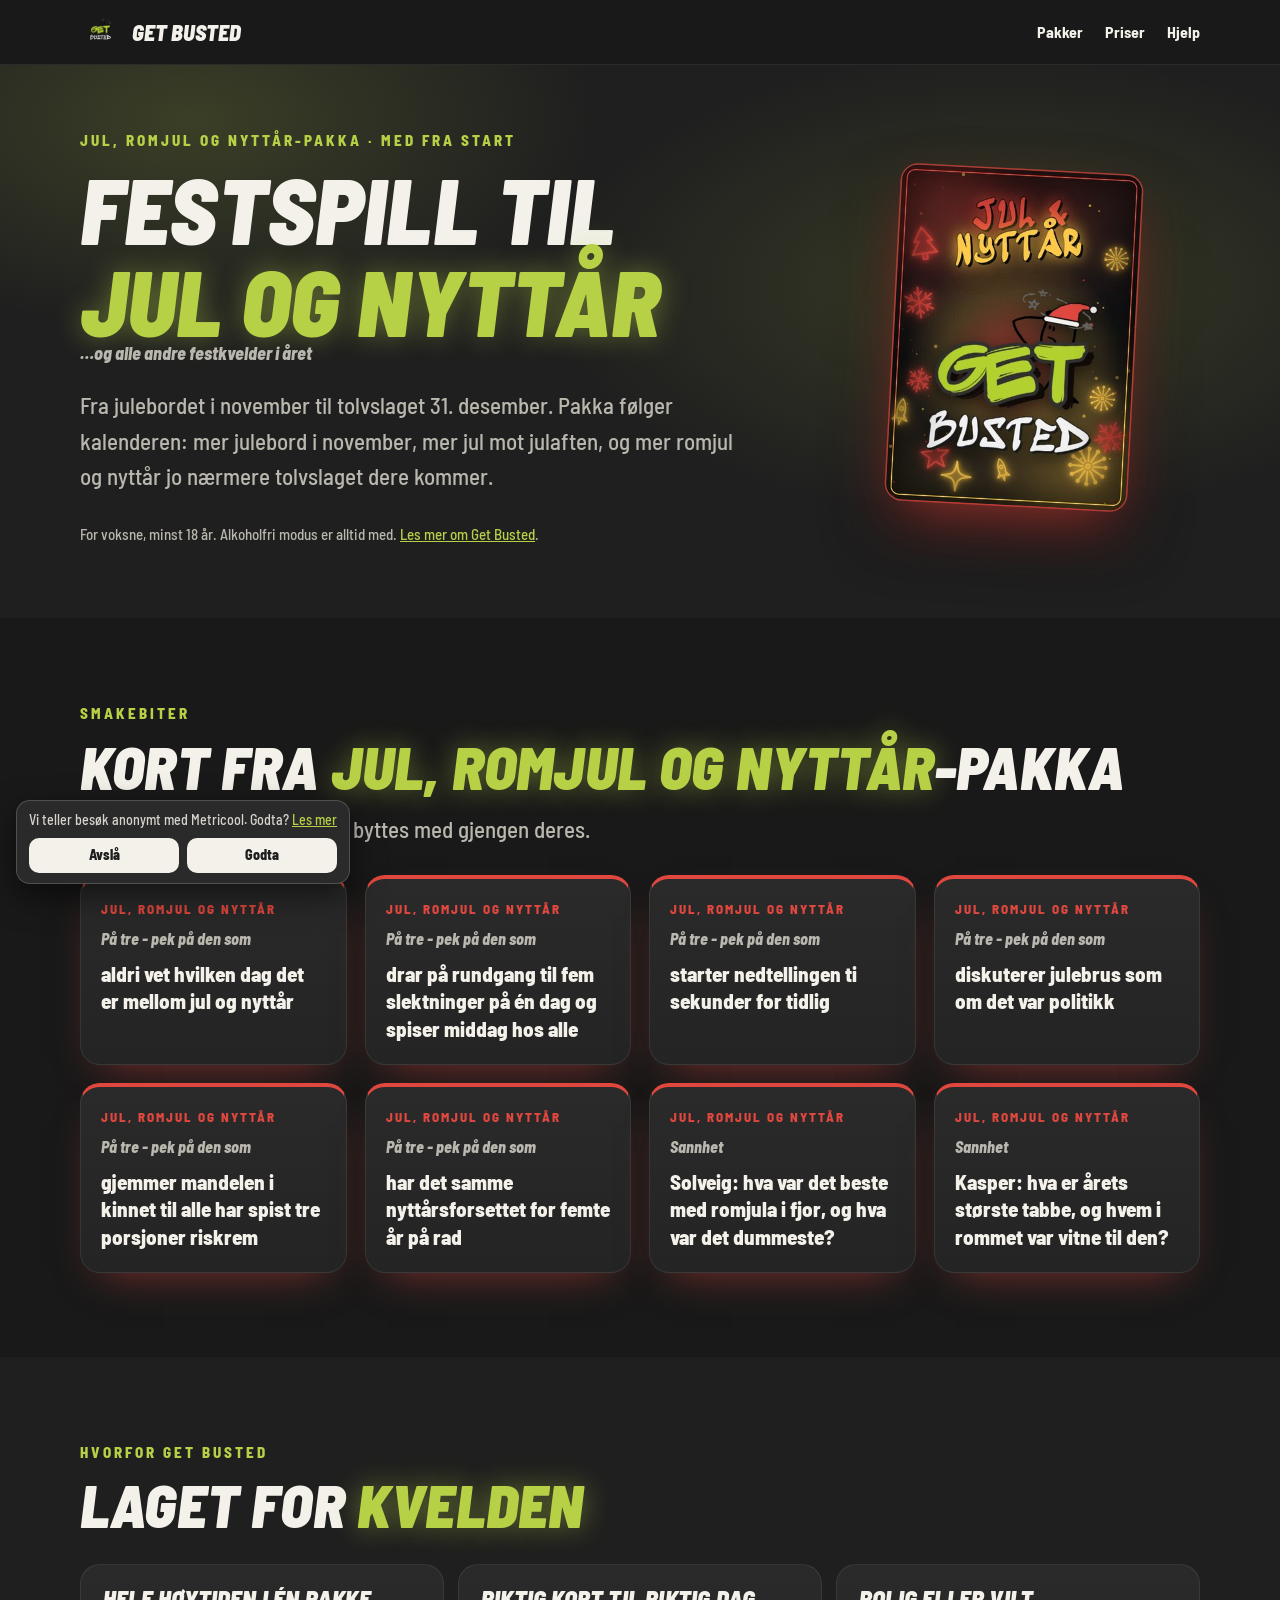
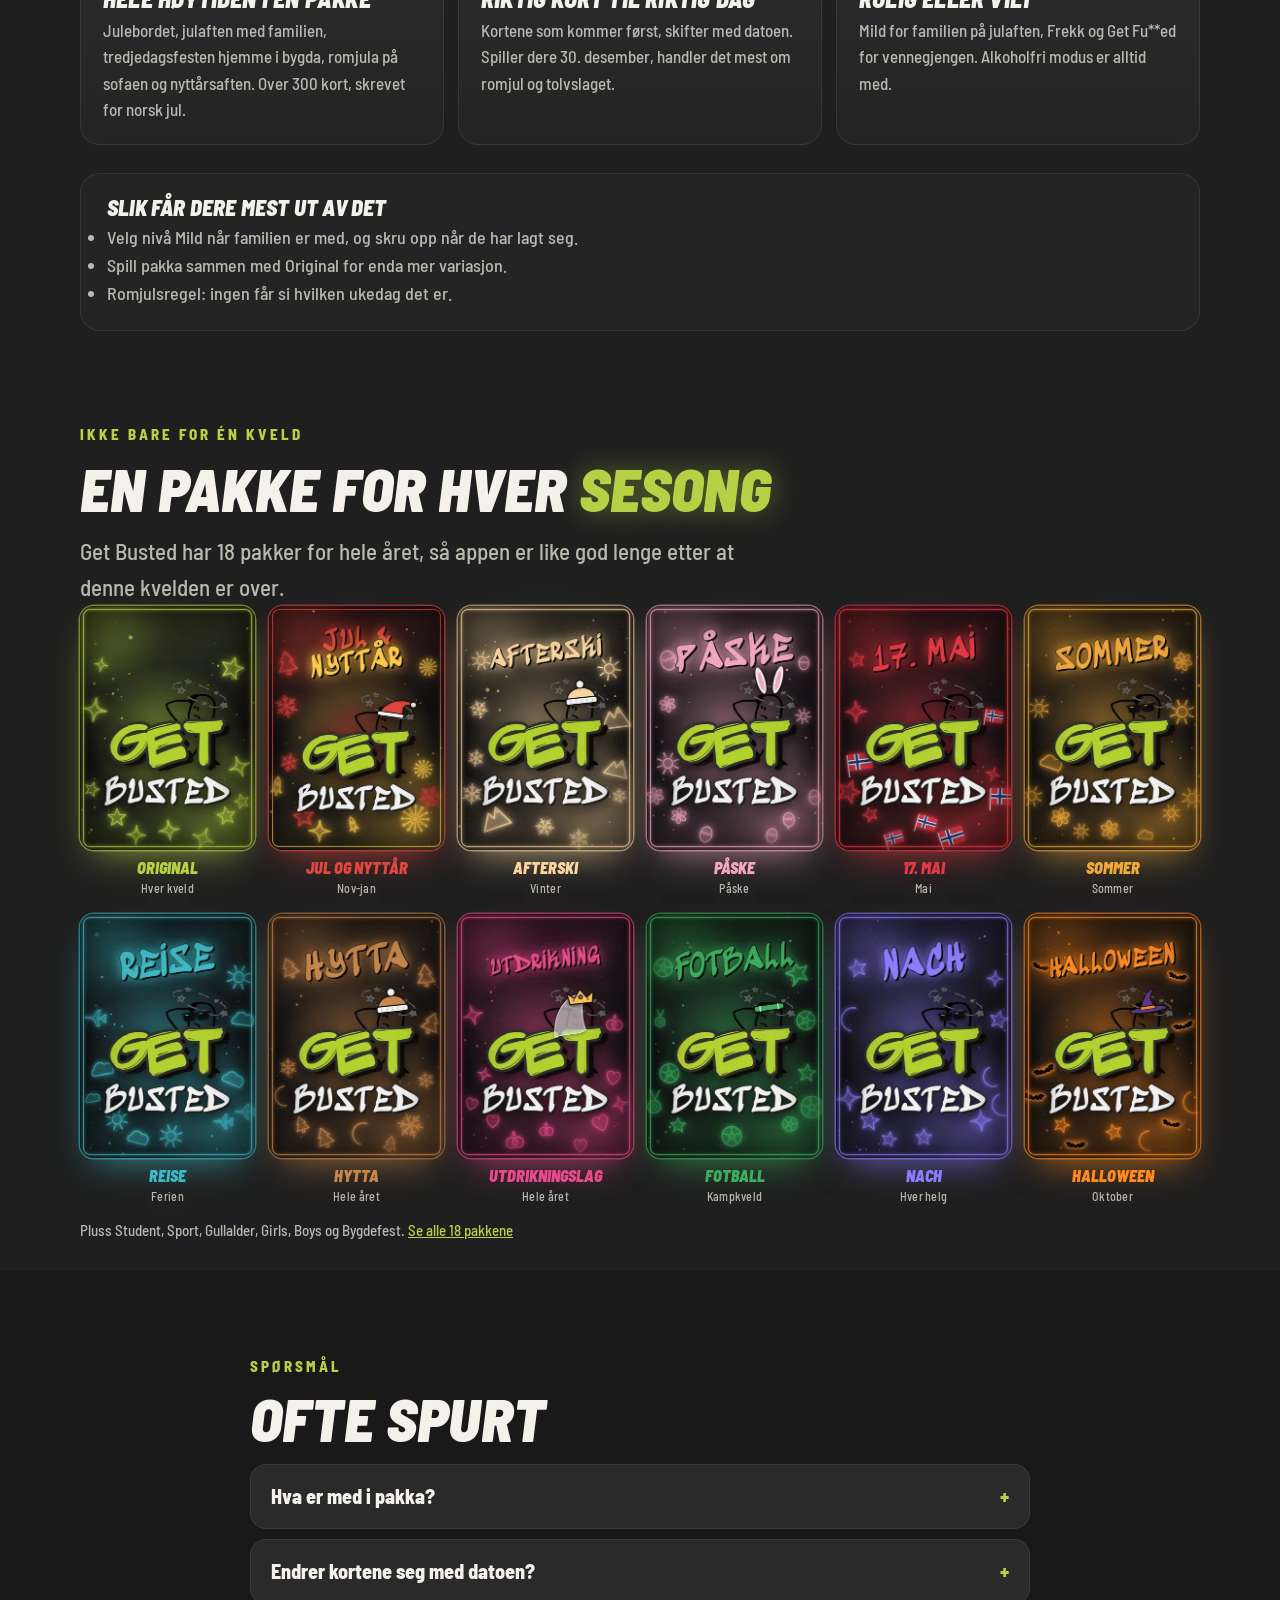
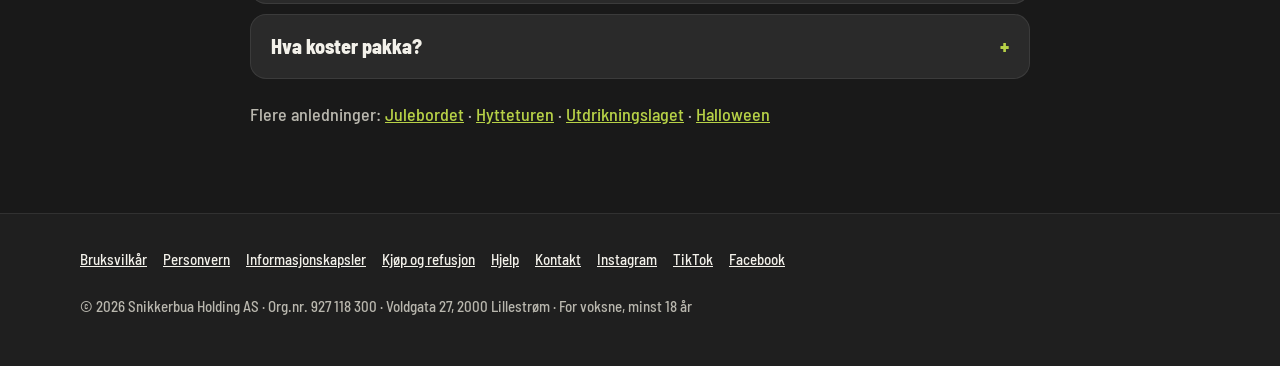
<file: jul-og-nyttar/index.html>
<!doctype html>
<html lang="no">
<head>
<meta charset="utf-8">
<meta name="viewport" content="width=device-width, initial-scale=1">
<title>Festspill til jul, romjul og nyttår - Get Busted</title>
<meta name="description" content="Festspill for hele høytiden: julebordet, julaften, romjula og tolvslaget. Over 300 norske kort som følger kalenderen. Get Busted - for voksne 18+, én telefon, 2-30 spillere.">
<link rel="canonical" href="https://getbusted.no/jul-og-nyttar/">
<link rel="alternate" hreflang="no" href="https://getbusted.no/jul-og-nyttar/">
<link rel="alternate" hreflang="en" href="https://getbusted.online/christmas-and-new-year/">
<link rel="alternate" hreflang="sv" href="https://getbusted.online/se/jul-och-nyar/">
<link rel="alternate" hreflang="da" href="https://getbusted.online/dk/jul-og-nytaar/">
<link rel="alternate" hreflang="x-default" href="https://getbusted.online/christmas-and-new-year/">
<meta property="og:title" content="Festspill til jul, romjul og nyttår - Get Busted">
<meta property="og:description" content="Festspill for hele høytiden: julebordet, julaften, romjula og tolvslaget. Over 300 norske kort som følger kalenderen. Get Busted - for voksne 18+, én telefon, 2-30 spillere.">
<meta property="og:image" content="https://getbusted.no/img/og.jpg">
<meta property="og:url" content="https://getbusted.no/jul-og-nyttar/">
<meta name="theme-color" content="#191919">
<link rel="icon" href="/img/favicon.png">
<link rel="apple-touch-icon" href="/img/apple-touch-icon.png">
<link rel="preload" href="/fonts/bsc-900Black_Italic.woff2" as="font" type="font/woff2" crossorigin>
<link rel="stylesheet" href="/style.css">
<script src="/samtykke.js" defer></script>
<script type="application/ld+json">{"@context": "https://schema.org", "@graph": [{"@type": "WebPage", "@id": "https://getbusted.no/jul-og-nyttar/", "url": "https://getbusted.no/jul-og-nyttar/", "name": "Festspill til jul, romjul og nyttår - Get Busted", "description": "Festspill for hele høytiden: julebordet, julaften, romjula og tolvslaget. Over 300 norske kort som følger kalenderen. Get Busted - for voksne 18+, én telefon, 2-30 spillere.", "inLanguage": "no", "about": {"@id": "https://getbusted.no/#app"}, "isPartOf": {"@type": "WebSite", "url": "https://getbusted.no/", "name": "Get Busted"}}, {"@type": "BreadcrumbList", "itemListElement": [{"@type": "ListItem", "position": 1, "name": "Get Busted", "item": "https://getbusted.no/"}, {"@type": "ListItem", "position": 2, "name": "Festspill til jul og nyttår", "item": "https://getbusted.no/jul-og-nyttar/"}]}, {"@type": "FAQPage", "mainEntity": [{"@type": "Question", "name": "Hva er med i pakka?", "acceptedAnswer": {"@type": "Answer", "text": "Julebord, jul og julaften, romjul, nyttår og vinter. Over 300 kort på norsk, fordelt på Mild, Frekk og Get Fu**ed."}}, {"@type": "Question", "name": "Endrer kortene seg med datoen?", "acceptedAnswer": {"@type": "Answer", "text": "Ja. I november kommer mest julebord først, rundt julaften mest jul, og mot tolvslaget mest romjul og nyttår. Resten av pakka blandes som vanlig."}}, {"@type": "Question", "name": "Hva koster pakka?", "acceptedAnswer": {"@type": "Answer", "text": "49 kr som engangskjøp. Du kan prøve 5 kort gratis først, og Original har 50 gratis kort hver kveld."}}]}]}</script>
</head>
<body>
<a class="skip" href="#innhold">Hopp til innholdet</a>
<header class="nav"><div class="wrap"><a class="brand" href="/"><img src="/img/logo.png" alt="">Get Busted</a><nav><a href="/#pakker">Pakker</a><a href="/#priser">Priser</a><a href="/hjelp/">Hjelp</a></nav></div></header>
<main id="innhold">
<section class="hero lp">
  <div class="wrap">
    <div>
      <p class="kicker">Jul, romjul og nyttår-pakka · Med fra start</p>
      <h1>Festspill til <em>jul og nyttår</em></h1><p class="h1-sub">…og alle andre festkvelder i året</p>
      <p class="lead">Fra julebordet i november til tolvslaget 31. desember. Pakka følger kalenderen: mer julebord i november, mer jul mot julaften, og mer romjul og nyttår jo nærmere tolvslaget dere kommer.</p>
      <p class="note">For voksne, minst 18 år. Alkoholfri modus er alltid med. <a href="/">Les mer om Get Busted</a>.</p>
    </div>
    <div class="stage lp-stage" aria-hidden="true"><img class="cover" src="/img/cover_jul.jpg" alt="" style="--c:#E0473E" width="360" height="503"></div>
  </div>
</section>

<section class="alt">
  <div class="wrap">
    <p class="kicker">Smakebiter</p>
    <h2>Kort fra <em>Jul, romjul og nyttår</em>-pakka</h2>
    <p class="lead">Et utvalg av kortene. Navnene byttes med gjengen deres.</p>
    <div class="samples"><figure class='sample' style='--c:#E0473E'><figcaption>Jul, romjul og nyttår</figcaption><p class='sample-head'>På tre - pek på den som</p><blockquote>aldri vet hvilken dag det er mellom jul og nyttår</blockquote></figure><figure class='sample' style='--c:#E0473E'><figcaption>Jul, romjul og nyttår</figcaption><p class='sample-head'>På tre - pek på den som</p><blockquote>drar på rundgang til fem slektninger på én dag og spiser middag hos alle</blockquote></figure><figure class='sample' style='--c:#E0473E'><figcaption>Jul, romjul og nyttår</figcaption><p class='sample-head'>På tre - pek på den som</p><blockquote>starter nedtellingen ti sekunder for tidlig</blockquote></figure><figure class='sample' style='--c:#E0473E'><figcaption>Jul, romjul og nyttår</figcaption><p class='sample-head'>På tre - pek på den som</p><blockquote>diskuterer julebrus som om det var politikk</blockquote></figure><figure class='sample' style='--c:#E0473E'><figcaption>Jul, romjul og nyttår</figcaption><p class='sample-head'>På tre - pek på den som</p><blockquote>gjemmer mandelen i kinnet til alle har spist tre porsjoner riskrem</blockquote></figure><figure class='sample' style='--c:#E0473E'><figcaption>Jul, romjul og nyttår</figcaption><p class='sample-head'>På tre - pek på den som</p><blockquote>har det samme nyttårsforsettet for femte år på rad</blockquote></figure><figure class='sample' style='--c:#E0473E'><figcaption>Jul, romjul og nyttår</figcaption><p class='sample-head'>Sannhet</p><blockquote>Solveig: hva var det beste med romjula i fjor, og hva var det dummeste?</blockquote></figure><figure class='sample' style='--c:#E0473E'><figcaption>Jul, romjul og nyttår</figcaption><p class='sample-head'>Sannhet</p><blockquote>Kasper: hva er årets største tabbe, og hvem i rommet var vitne til den?</blockquote></figure></div>
  </div>
</section>

<section>
  <div class="wrap">
    <p class="kicker">Hvorfor Get Busted</p>
    <h2>Laget for <em>kvelden</em></h2>
    <div class="features three"><div class='feature'><h3>Hele høytiden i én pakke</h3><p>Julebordet, julaften med familien, tredjedagsfesten hjemme i bygda, romjula på sofaen og nyttårsaften. Over 300 kort, skrevet for norsk jul.</p></div><div class='feature'><h3>Riktig kort til riktig dag</h3><p>Kortene som kommer først, skifter med datoen. Spiller dere 30. desember, handler det mest om romjul og tolvslaget.</p></div><div class='feature'><h3>Rolig eller vilt</h3><p>Mild for familien på julaften, Frekk og Get Fu**ed for vennegjengen. Alkoholfri modus er alltid med.</p></div></div>
    <div class="lp-tips"><h3>Slik får dere mest ut av det</h3><ul><li>Velg nivå Mild når familien er med, og skru opp når de har lagt seg.</li><li>Spill pakka sammen med Original for enda mer variasjon.</li><li>Romjulsregel: ingen får si hvilken ukedag det er.</li></ul></div>
  </div>
</section>

<section class="gallery">
  <div class="wrap">
    <p class="kicker">Ikke bare for én kveld</p>
    <h2>En pakke for hver <em>sesong</em></h2>
    <p class="lead">Get Busted har 18 pakker for hele året, så appen er like god lenge etter at denne kvelden er over.</p>
    <div class="gal year">
      <a class="gp" data-pack="original" href="/#pakker" style="--c:#B7D147"><picture><source srcset="/img/cover_original.webp" type="image/webp"><img src="/img/cover_original.jpg" alt="Omslaget til Original-pakken" width="360" height="503" loading="lazy"></picture><b>Original</b><small>Hver kveld</small></a>
      <a class="gp" data-pack="jul" href="/#pakker" style="--c:#E0473E"><picture><source srcset="/img/cover_jul.webp" type="image/webp"><img src="/img/cover_jul.jpg" alt="Omslaget til Jul og nyttår-pakken" width="360" height="503" loading="lazy"></picture><b>Jul og nyttår</b><small>Nov-jan</small></a>
      <a class="gp" data-pack="afterski" data-release="2027-02-01" data-soon="Kommer 1. feb" href="/#pakker" style="--c:#FBD59E"><picture><source srcset="/img/cover_afterski.webp" type="image/webp"><img src="/img/cover_afterski.jpg" alt="Omslaget til Afterski-pakken" width="360" height="503" loading="lazy"></picture><b>Afterski</b><small>Vinter</small></a>
      <a class="gp" data-pack="paske" data-release="2027-03-01" data-soon="Kommer 1. mars" href="/#pakker" style="--c:#F4A7C0"><picture><source srcset="/img/cover_paske.webp" type="image/webp"><img src="/img/cover_paske.jpg" alt="Omslaget til Påske-pakken" width="360" height="503" loading="lazy"></picture><b>Påske</b><small>Påske</small></a>
      <a class="gp" data-pack="syttende" data-release="2027-05-03" data-soon="Kommer 3. mai" href="/#pakker" style="--c:#E63946"><picture><source srcset="/img/cover_syttende.webp" type="image/webp"><img src="/img/cover_syttende.jpg" alt="Omslaget til 17. mai-pakken" width="360" height="503" loading="lazy"></picture><b>17. mai</b><small>Mai</small></a>
      <a class="gp" data-pack="sommer" data-release="2027-05-01" data-soon="Kommer 1. mai" href="/#pakker" style="--c:#F2A93B"><picture><source srcset="/img/cover_sommer.webp" type="image/webp"><img src="/img/cover_sommer.jpg" alt="Omslaget til Sommer-pakken" width="360" height="503" loading="lazy"></picture><b>Sommer</b><small>Sommer</small></a>
      <a class="gp" data-pack="reise" data-release="2026-11-05" data-soon="Kommer 5. nov" href="/#pakker" style="--c:#3FB8C4"><picture><source srcset="/img/cover_reise.webp" type="image/webp"><img src="/img/cover_reise.jpg" alt="Omslaget til Reise-pakken" width="360" height="503" loading="lazy"></picture><b>Reise</b><small>Ferien</small></a>
      <a class="gp" data-pack="hytta" href="/#pakker" style="--c:#C7864A"><picture><source srcset="/img/cover_hytta.webp" type="image/webp"><img src="/img/cover_hytta.jpg" alt="Omslaget til Hytta-pakken" width="360" height="503" loading="lazy"></picture><b>Hytta</b><small>Hele året</small></a>
      <a class="gp" data-pack="utdrikning" data-release="2026-11-19" data-soon="Kommer 19. nov" href="/#pakker" style="--c:#E94B8A"><picture><source srcset="/img/cover_utdrikning.webp" type="image/webp"><img src="/img/cover_utdrikning.jpg" alt="Omslaget til Utdrikningslag-pakken" width="360" height="503" loading="lazy"></picture><b>Utdrikningslag</b><small>Hele året</small></a>
      <a class="gp" data-pack="fotball" data-release="2026-11-21" data-soon="Kommer 21. nov" href="/#pakker" style="--c:#3DAE5E"><picture><source srcset="/img/cover_fotball.webp" type="image/webp"><img src="/img/cover_fotball.jpg" alt="Omslaget til Fotball-pakken" width="360" height="503" loading="lazy"></picture><b>Fotball</b><small>Kampkveld</small></a>
      <a class="gp" data-pack="nach" href="/#pakker" style="--c:#8E7CFF"><picture><source srcset="/img/cover_nach.webp" type="image/webp"><img src="/img/cover_nach.jpg" alt="Omslaget til Nach-pakken" width="360" height="503" loading="lazy"></picture><b>Nach</b><small>Hver helg</small></a>
      <a class="gp" data-pack="halloween" href="/#pakker" style="--c:#FF8A1F"><picture><source srcset="/img/cover_halloween.webp" type="image/webp"><img src="/img/cover_halloween.jpg" alt="Omslaget til Halloween-pakken" width="360" height="503" loading="lazy"></picture><b>Halloween</b><small>Oktober</small></a>
    </div>
    <p class="gal-more">Pluss Student, Sport, Gullalder, Girls, Boys og Bygdefest. <a href="/#pakker">Se alle 18 pakkene</a></p>
  </div>
</section>

<section class="alt">
  <div class="wrap" style="max-width:820px">
    <p class="kicker">Spørsmål</p>
    <h2>Ofte spurt</h2>
    <details><summary>Hva er med i pakka?</summary><p>Julebord, jul og julaften, romjul, nyttår og vinter. Over 300 kort på norsk, fordelt på Mild, Frekk og Get Fu**ed.</p></details><details><summary>Endrer kortene seg med datoen?</summary><p>Ja. I november kommer mest julebord først, rundt julaften mest jul, og mot tolvslaget mest romjul og nyttår. Resten av pakka blandes som vanlig.</p></details><details><summary>Hva koster pakka?</summary><p>49 kr som engangskjøp. Du kan prøve 5 kort gratis først, og Original har 50 gratis kort hver kveld.</p></details>
    <p class="lp-more">Flere anledninger: <a href="/julebord/">Julebordet</a> · <a href="/hyttetur/">Hytteturen</a> · <a href="/utdrikningslag/">Utdrikningslaget</a> · <a href="/halloween/">Halloween</a></p>
  </div>
</section>
</main>
<footer>
  <div class="wrap">
    <div class="footer-links"><a href="/vilkar/">Bruksvilkår</a><a href="/personvern/">Personvern</a><a href="/informasjonskapsler/" data-samtykke>Informasjonskapsler</a><a href="/kjop/">Kjøp og refusjon</a><a href="/hjelp/">Hjelp</a><a href="mailto:kontakt@getbusted.no">Kontakt</a><a href="https://www.instagram.com/getbusted.no/" rel="me">Instagram</a><a href="https://www.tiktok.com/@getbusted.no" rel="me">TikTok</a><a href="https://www.facebook.com/getbusted.no" rel="me">Facebook</a></div>
    <div class="footer-firma">© 2026 Snikkerbua Holding AS · Org.nr. 927 118 300 · Voldgata 27, 2000 Lillestrøm · For voksne, minst 18 år</div>
  </div>
</footer>
<script src="/pakkeinfo.js" defer></script>
</body>
</html>
</file>
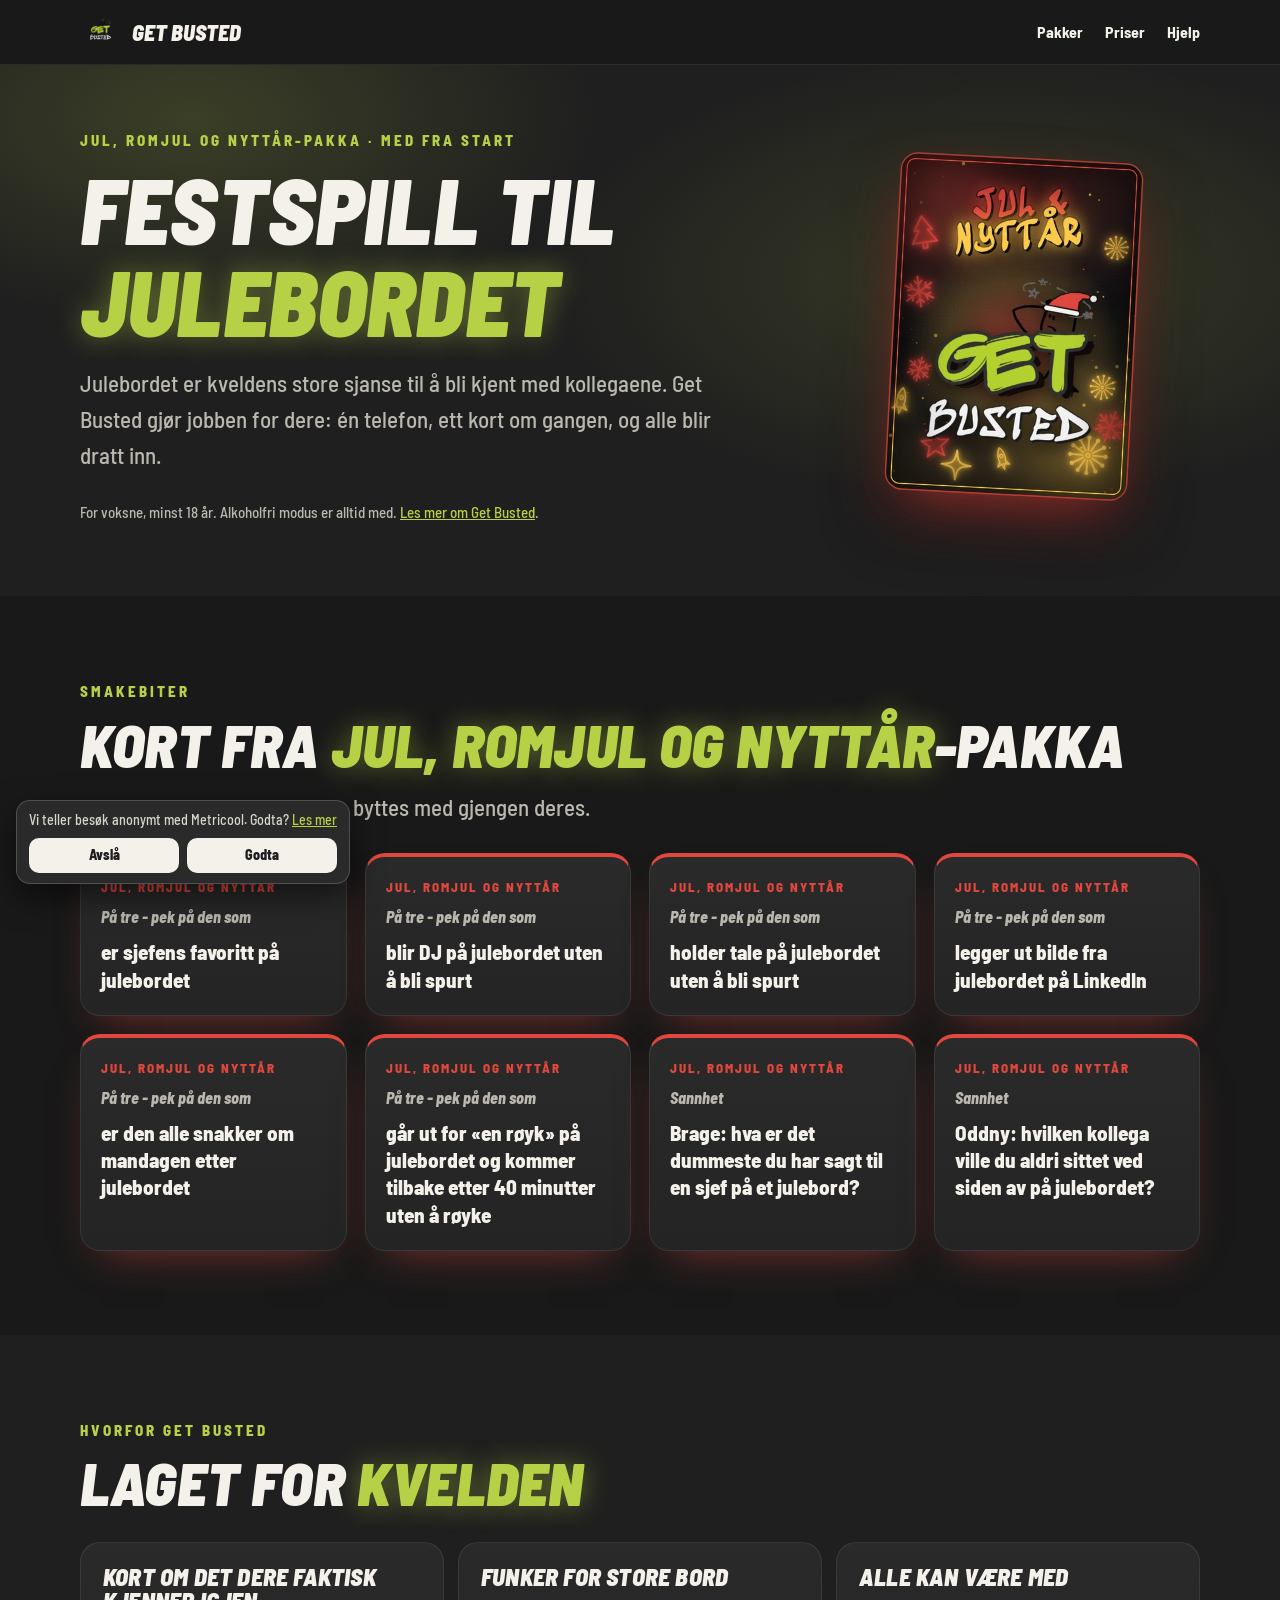
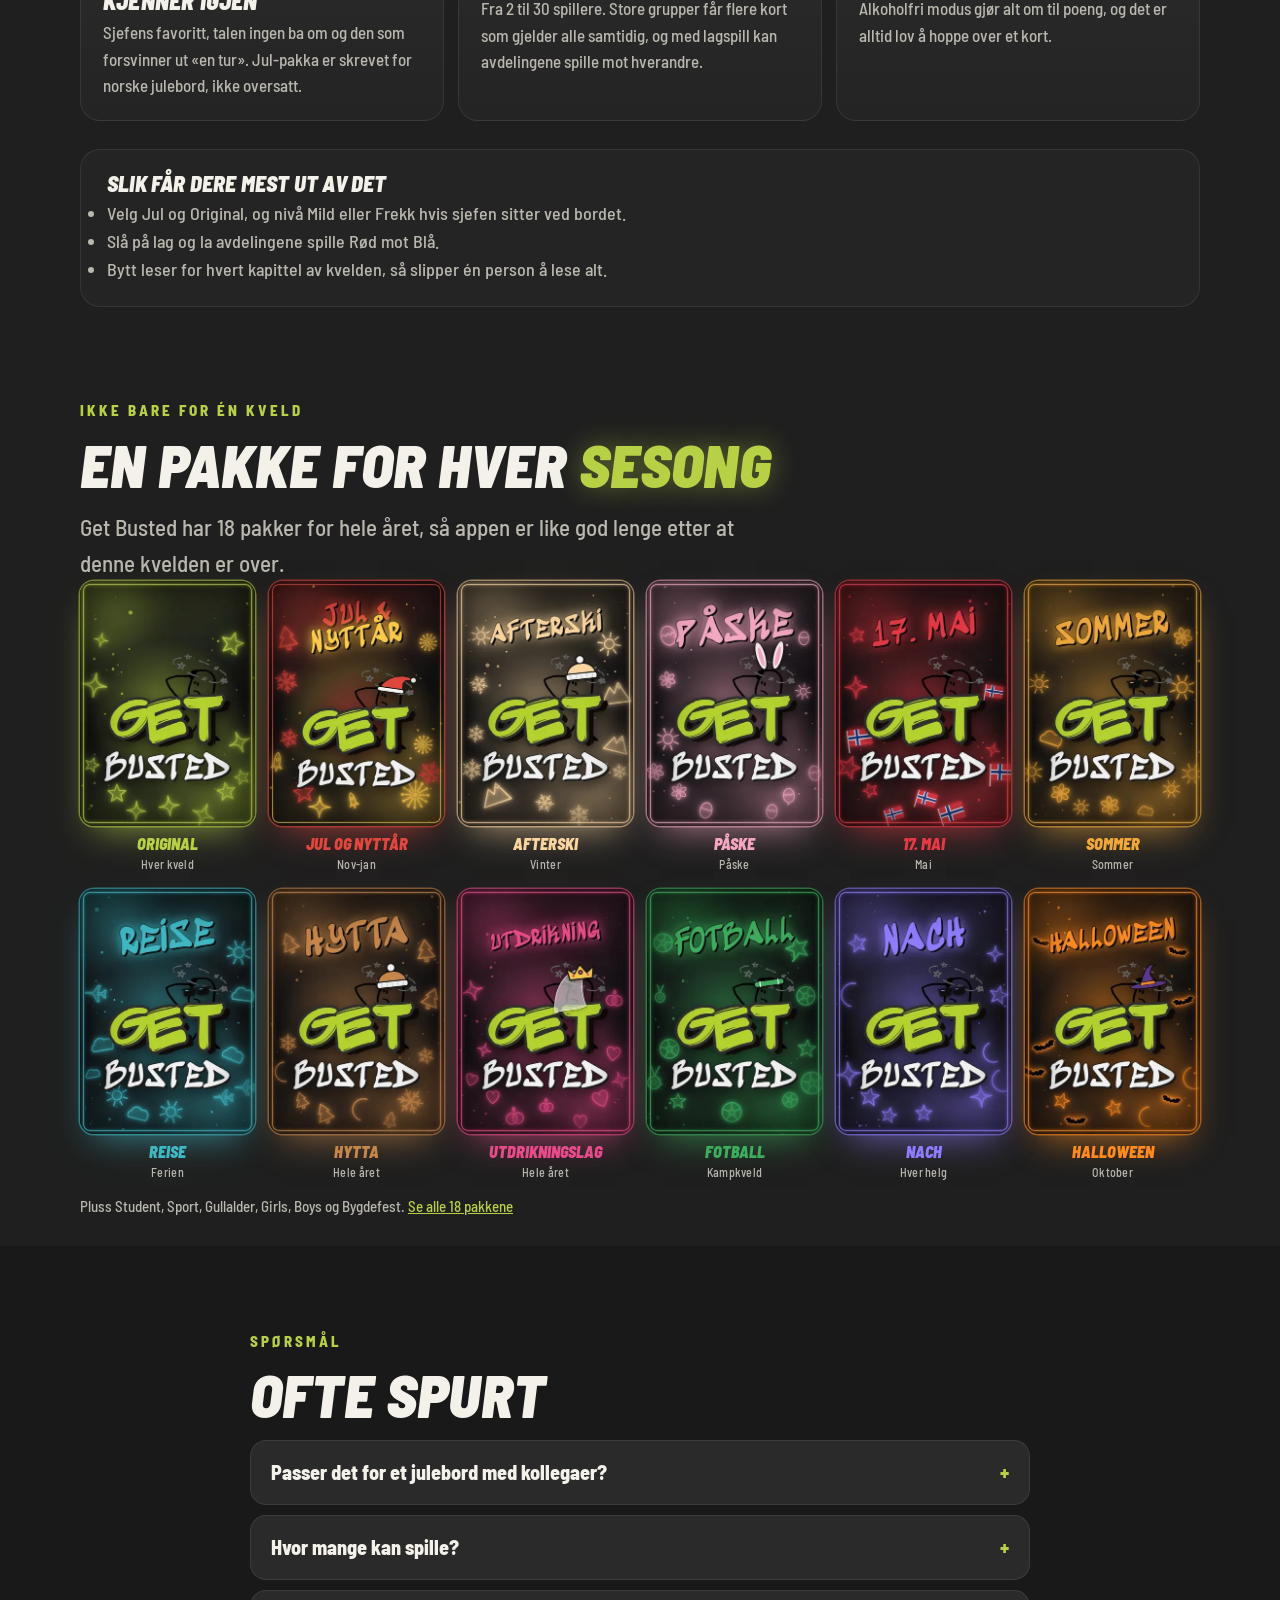
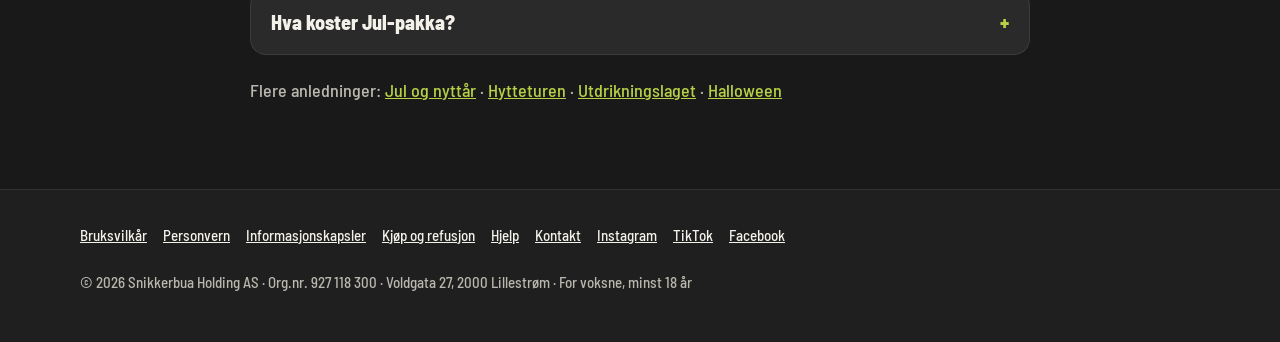
<file: julebord/index.html>
<!doctype html>
<html lang="no">
<head>
<meta charset="utf-8">
<meta name="viewport" content="width=device-width, initial-scale=1">
<title>Festspill til julebordet - Get Busted</title>
<meta name="description" content="Festspill til julebordet med kollegaene? Get Busted har kort om sjefen, talene og mandagen etter. For voksne 18+, én telefon, 2-30 spillere.">
<link rel="canonical" href="https://getbusted.no/julebord/">
<link rel="alternate" hreflang="no" href="https://getbusted.no/julebord/">
<link rel="alternate" hreflang="en" href="https://getbusted.online/christmas-party/">
<link rel="alternate" hreflang="sv" href="https://getbusted.online/se/julbord/">
<link rel="alternate" hreflang="da" href="https://getbusted.online/dk/julefrokost/">
<link rel="alternate" hreflang="x-default" href="https://getbusted.online/christmas-party/">
<meta property="og:title" content="Festspill til julebordet - Get Busted">
<meta property="og:description" content="Festspill til julebordet med kollegaene? Get Busted har kort om sjefen, talene og mandagen etter. For voksne 18+, én telefon, 2-30 spillere.">
<meta property="og:image" content="https://getbusted.no/img/og.jpg">
<meta property="og:url" content="https://getbusted.no/julebord/">
<meta name="theme-color" content="#191919">
<link rel="icon" href="/img/favicon.png">
<link rel="apple-touch-icon" href="/img/apple-touch-icon.png">
<link rel="preload" href="/fonts/bsc-900Black_Italic.woff2" as="font" type="font/woff2" crossorigin>
<link rel="stylesheet" href="/style.css">
<script src="/samtykke.js" defer></script>
<script type="application/ld+json">{"@context": "https://schema.org", "@graph": [{"@type": "WebPage", "@id": "https://getbusted.no/julebord/", "url": "https://getbusted.no/julebord/", "name": "Festspill til julebordet - Get Busted", "description": "Festspill til julebordet med kollegaene? Get Busted har kort om sjefen, talene og mandagen etter. For voksne 18+, én telefon, 2-30 spillere.", "inLanguage": "no", "about": {"@id": "https://getbusted.no/#app"}, "isPartOf": {"@type": "WebSite", "url": "https://getbusted.no/", "name": "Get Busted"}}, {"@type": "BreadcrumbList", "itemListElement": [{"@type": "ListItem", "position": 1, "name": "Get Busted", "item": "https://getbusted.no/"}, {"@type": "ListItem", "position": 2, "name": "Festspill til julebordet", "item": "https://getbusted.no/julebord/"}]}, {"@type": "FAQPage", "mainEntity": [{"@type": "Question", "name": "Passer det for et julebord med kollegaer?", "acceptedAnswer": {"@type": "Answer", "text": "Ja. Velg nivå Mild eller Frekk, så holder kortene seg på riktig side av HR. Get Fu**ed er for vennegjengen."}}, {"@type": "Question", "name": "Hvor mange kan spille?", "acceptedAnswer": {"@type": "Answer", "text": "Fra 2 til 30. På et stort bord får dere flere kort som gjelder alle samtidig."}}, {"@type": "Question", "name": "Hva koster Jul-pakka?", "acceptedAnswer": {"@type": "Answer", "text": "49 kr som engangskjøp. Du kan prøve 5 kort gratis først, og Original har 50 gratis kort hver kveld."}}]}]}</script>
</head>
<body>
<a class="skip" href="#innhold">Hopp til innholdet</a>
<header class="nav"><div class="wrap"><a class="brand" href="/"><img src="/img/logo.png" alt="">Get Busted</a><nav><a href="/#pakker">Pakker</a><a href="/#priser">Priser</a><a href="/hjelp/">Hjelp</a></nav></div></header>
<main id="innhold">
<section class="hero lp">
  <div class="wrap">
    <div>
      <p class="kicker">Jul, romjul og nyttår-pakka · Med fra start</p>
      <h1>Festspill til <em>julebordet</em></h1>
      <p class="lead">Julebordet er kveldens store sjanse til å bli kjent med kollegaene. Get Busted gjør jobben for dere: én telefon, ett kort om gangen, og alle blir dratt inn.</p>
      <p class="note">For voksne, minst 18 år. Alkoholfri modus er alltid med. <a href="/">Les mer om Get Busted</a>.</p>
    </div>
    <div class="stage lp-stage" aria-hidden="true"><img class="cover" src="/img/cover_jul.jpg" alt="" style="--c:#E0473E" width="360" height="503"></div>
  </div>
</section>

<section class="alt">
  <div class="wrap">
    <p class="kicker">Smakebiter</p>
    <h2>Kort fra <em>Jul, romjul og nyttår</em>-pakka</h2>
    <p class="lead">Et utvalg av kortene. Navnene byttes med gjengen deres.</p>
    <div class="samples"><figure class='sample' style='--c:#E0473E'><figcaption>Jul, romjul og nyttår</figcaption><p class='sample-head'>På tre - pek på den som</p><blockquote>er sjefens favoritt på julebordet</blockquote></figure><figure class='sample' style='--c:#E0473E'><figcaption>Jul, romjul og nyttår</figcaption><p class='sample-head'>På tre - pek på den som</p><blockquote>blir DJ på julebordet uten å bli spurt</blockquote></figure><figure class='sample' style='--c:#E0473E'><figcaption>Jul, romjul og nyttår</figcaption><p class='sample-head'>På tre - pek på den som</p><blockquote>holder tale på julebordet uten å bli spurt</blockquote></figure><figure class='sample' style='--c:#E0473E'><figcaption>Jul, romjul og nyttår</figcaption><p class='sample-head'>På tre - pek på den som</p><blockquote>legger ut bilde fra julebordet på LinkedIn</blockquote></figure><figure class='sample' style='--c:#E0473E'><figcaption>Jul, romjul og nyttår</figcaption><p class='sample-head'>På tre - pek på den som</p><blockquote>er den alle snakker om mandagen etter julebordet</blockquote></figure><figure class='sample' style='--c:#E0473E'><figcaption>Jul, romjul og nyttår</figcaption><p class='sample-head'>På tre - pek på den som</p><blockquote>går ut for «en røyk» på julebordet og kommer tilbake etter 40 minutter uten å røyke</blockquote></figure><figure class='sample' style='--c:#E0473E'><figcaption>Jul, romjul og nyttår</figcaption><p class='sample-head'>Sannhet</p><blockquote>Brage: hva er det dummeste du har sagt til en sjef på et julebord?</blockquote></figure><figure class='sample' style='--c:#E0473E'><figcaption>Jul, romjul og nyttår</figcaption><p class='sample-head'>Sannhet</p><blockquote>Oddny: hvilken kollega ville du aldri sittet ved siden av på julebordet?</blockquote></figure></div>
  </div>
</section>

<section>
  <div class="wrap">
    <p class="kicker">Hvorfor Get Busted</p>
    <h2>Laget for <em>kvelden</em></h2>
    <div class="features three"><div class='feature'><h3>Kort om det dere faktisk kjenner igjen</h3><p>Sjefens favoritt, talen ingen ba om og den som forsvinner ut «en tur». Jul-pakka er skrevet for norske julebord, ikke oversatt.</p></div><div class='feature'><h3>Funker for store bord</h3><p>Fra 2 til 30 spillere. Store grupper får flere kort som gjelder alle samtidig, og med lagspill kan avdelingene spille mot hverandre.</p></div><div class='feature'><h3>Alle kan være med</h3><p>Alkoholfri modus gjør alt om til poeng, og det er alltid lov å hoppe over et kort.</p></div></div>
    <div class="lp-tips"><h3>Slik får dere mest ut av det</h3><ul><li>Velg Jul og Original, og nivå Mild eller Frekk hvis sjefen sitter ved bordet.</li><li>Slå på lag og la avdelingene spille Rød mot Blå.</li><li>Bytt leser for hvert kapittel av kvelden, så slipper én person å lese alt.</li></ul></div>
  </div>
</section>

<section class="gallery">
  <div class="wrap">
    <p class="kicker">Ikke bare for én kveld</p>
    <h2>En pakke for hver <em>sesong</em></h2>
    <p class="lead">Get Busted har 18 pakker for hele året, så appen er like god lenge etter at denne kvelden er over.</p>
    <div class="gal year">
      <a class="gp" data-pack="original" href="/#pakker" style="--c:#B7D147"><picture><source srcset="/img/cover_original.webp" type="image/webp"><img src="/img/cover_original.jpg" alt="Omslaget til Original-pakken" width="360" height="503" loading="lazy"></picture><b>Original</b><small>Hver kveld</small></a>
      <a class="gp" data-pack="jul" href="/#pakker" style="--c:#E0473E"><picture><source srcset="/img/cover_jul.webp" type="image/webp"><img src="/img/cover_jul.jpg" alt="Omslaget til Jul og nyttår-pakken" width="360" height="503" loading="lazy"></picture><b>Jul og nyttår</b><small>Nov-jan</small></a>
      <a class="gp" data-pack="afterski" data-release="2027-02-01" data-soon="Kommer 1. feb" href="/#pakker" style="--c:#FBD59E"><picture><source srcset="/img/cover_afterski.webp" type="image/webp"><img src="/img/cover_afterski.jpg" alt="Omslaget til Afterski-pakken" width="360" height="503" loading="lazy"></picture><b>Afterski</b><small>Vinter</small></a>
      <a class="gp" data-pack="paske" data-release="2027-03-01" data-soon="Kommer 1. mars" href="/#pakker" style="--c:#F4A7C0"><picture><source srcset="/img/cover_paske.webp" type="image/webp"><img src="/img/cover_paske.jpg" alt="Omslaget til Påske-pakken" width="360" height="503" loading="lazy"></picture><b>Påske</b><small>Påske</small></a>
      <a class="gp" data-pack="syttende" data-release="2027-05-03" data-soon="Kommer 3. mai" href="/#pakker" style="--c:#E63946"><picture><source srcset="/img/cover_syttende.webp" type="image/webp"><img src="/img/cover_syttende.jpg" alt="Omslaget til 17. mai-pakken" width="360" height="503" loading="lazy"></picture><b>17. mai</b><small>Mai</small></a>
      <a class="gp" data-pack="sommer" data-release="2027-05-01" data-soon="Kommer 1. mai" href="/#pakker" style="--c:#F2A93B"><picture><source srcset="/img/cover_sommer.webp" type="image/webp"><img src="/img/cover_sommer.jpg" alt="Omslaget til Sommer-pakken" width="360" height="503" loading="lazy"></picture><b>Sommer</b><small>Sommer</small></a>
      <a class="gp" data-pack="reise" data-release="2026-11-05" data-soon="Kommer 5. nov" href="/#pakker" style="--c:#3FB8C4"><picture><source srcset="/img/cover_reise.webp" type="image/webp"><img src="/img/cover_reise.jpg" alt="Omslaget til Reise-pakken" width="360" height="503" loading="lazy"></picture><b>Reise</b><small>Ferien</small></a>
      <a class="gp" data-pack="hytta" href="/#pakker" style="--c:#C7864A"><picture><source srcset="/img/cover_hytta.webp" type="image/webp"><img src="/img/cover_hytta.jpg" alt="Omslaget til Hytta-pakken" width="360" height="503" loading="lazy"></picture><b>Hytta</b><small>Hele året</small></a>
      <a class="gp" data-pack="utdrikning" data-release="2026-11-19" data-soon="Kommer 19. nov" href="/#pakker" style="--c:#E94B8A"><picture><source srcset="/img/cover_utdrikning.webp" type="image/webp"><img src="/img/cover_utdrikning.jpg" alt="Omslaget til Utdrikningslag-pakken" width="360" height="503" loading="lazy"></picture><b>Utdrikningslag</b><small>Hele året</small></a>
      <a class="gp" data-pack="fotball" data-release="2026-11-21" data-soon="Kommer 21. nov" href="/#pakker" style="--c:#3DAE5E"><picture><source srcset="/img/cover_fotball.webp" type="image/webp"><img src="/img/cover_fotball.jpg" alt="Omslaget til Fotball-pakken" width="360" height="503" loading="lazy"></picture><b>Fotball</b><small>Kampkveld</small></a>
      <a class="gp" data-pack="nach" href="/#pakker" style="--c:#8E7CFF"><picture><source srcset="/img/cover_nach.webp" type="image/webp"><img src="/img/cover_nach.jpg" alt="Omslaget til Nach-pakken" width="360" height="503" loading="lazy"></picture><b>Nach</b><small>Hver helg</small></a>
      <a class="gp" data-pack="halloween" href="/#pakker" style="--c:#FF8A1F"><picture><source srcset="/img/cover_halloween.webp" type="image/webp"><img src="/img/cover_halloween.jpg" alt="Omslaget til Halloween-pakken" width="360" height="503" loading="lazy"></picture><b>Halloween</b><small>Oktober</small></a>
    </div>
    <p class="gal-more">Pluss Student, Sport, Gullalder, Girls, Boys og Bygdefest. <a href="/#pakker">Se alle 18 pakkene</a></p>
  </div>
</section>

<section class="alt">
  <div class="wrap" style="max-width:820px">
    <p class="kicker">Spørsmål</p>
    <h2>Ofte spurt</h2>
    <details><summary>Passer det for et julebord med kollegaer?</summary><p>Ja. Velg nivå Mild eller Frekk, så holder kortene seg på riktig side av HR. Get Fu**ed er for vennegjengen.</p></details><details><summary>Hvor mange kan spille?</summary><p>Fra 2 til 30. På et stort bord får dere flere kort som gjelder alle samtidig.</p></details><details><summary>Hva koster Jul-pakka?</summary><p>49 kr som engangskjøp. Du kan prøve 5 kort gratis først, og Original har 50 gratis kort hver kveld.</p></details>
    <p class="lp-more">Flere anledninger: <a href="/jul-og-nyttar/">Jul og nyttår</a> · <a href="/hyttetur/">Hytteturen</a> · <a href="/utdrikningslag/">Utdrikningslaget</a> · <a href="/halloween/">Halloween</a></p>
  </div>
</section>
</main>
<footer>
  <div class="wrap">
    <div class="footer-links"><a href="/vilkar/">Bruksvilkår</a><a href="/personvern/">Personvern</a><a href="/informasjonskapsler/" data-samtykke>Informasjonskapsler</a><a href="/kjop/">Kjøp og refusjon</a><a href="/hjelp/">Hjelp</a><a href="mailto:kontakt@getbusted.no">Kontakt</a><a href="https://www.instagram.com/getbusted.no/" rel="me">Instagram</a><a href="https://www.tiktok.com/@getbusted.no" rel="me">TikTok</a><a href="https://www.facebook.com/getbusted.no" rel="me">Facebook</a></div>
    <div class="footer-firma">© 2026 Snikkerbua Holding AS · Org.nr. 927 118 300 · Voldgata 27, 2000 Lillestrøm · For voksne, minst 18 år</div>
  </div>
</footer>
<script src="/pakkeinfo.js" defer></script>
</body>
</html>
</file>
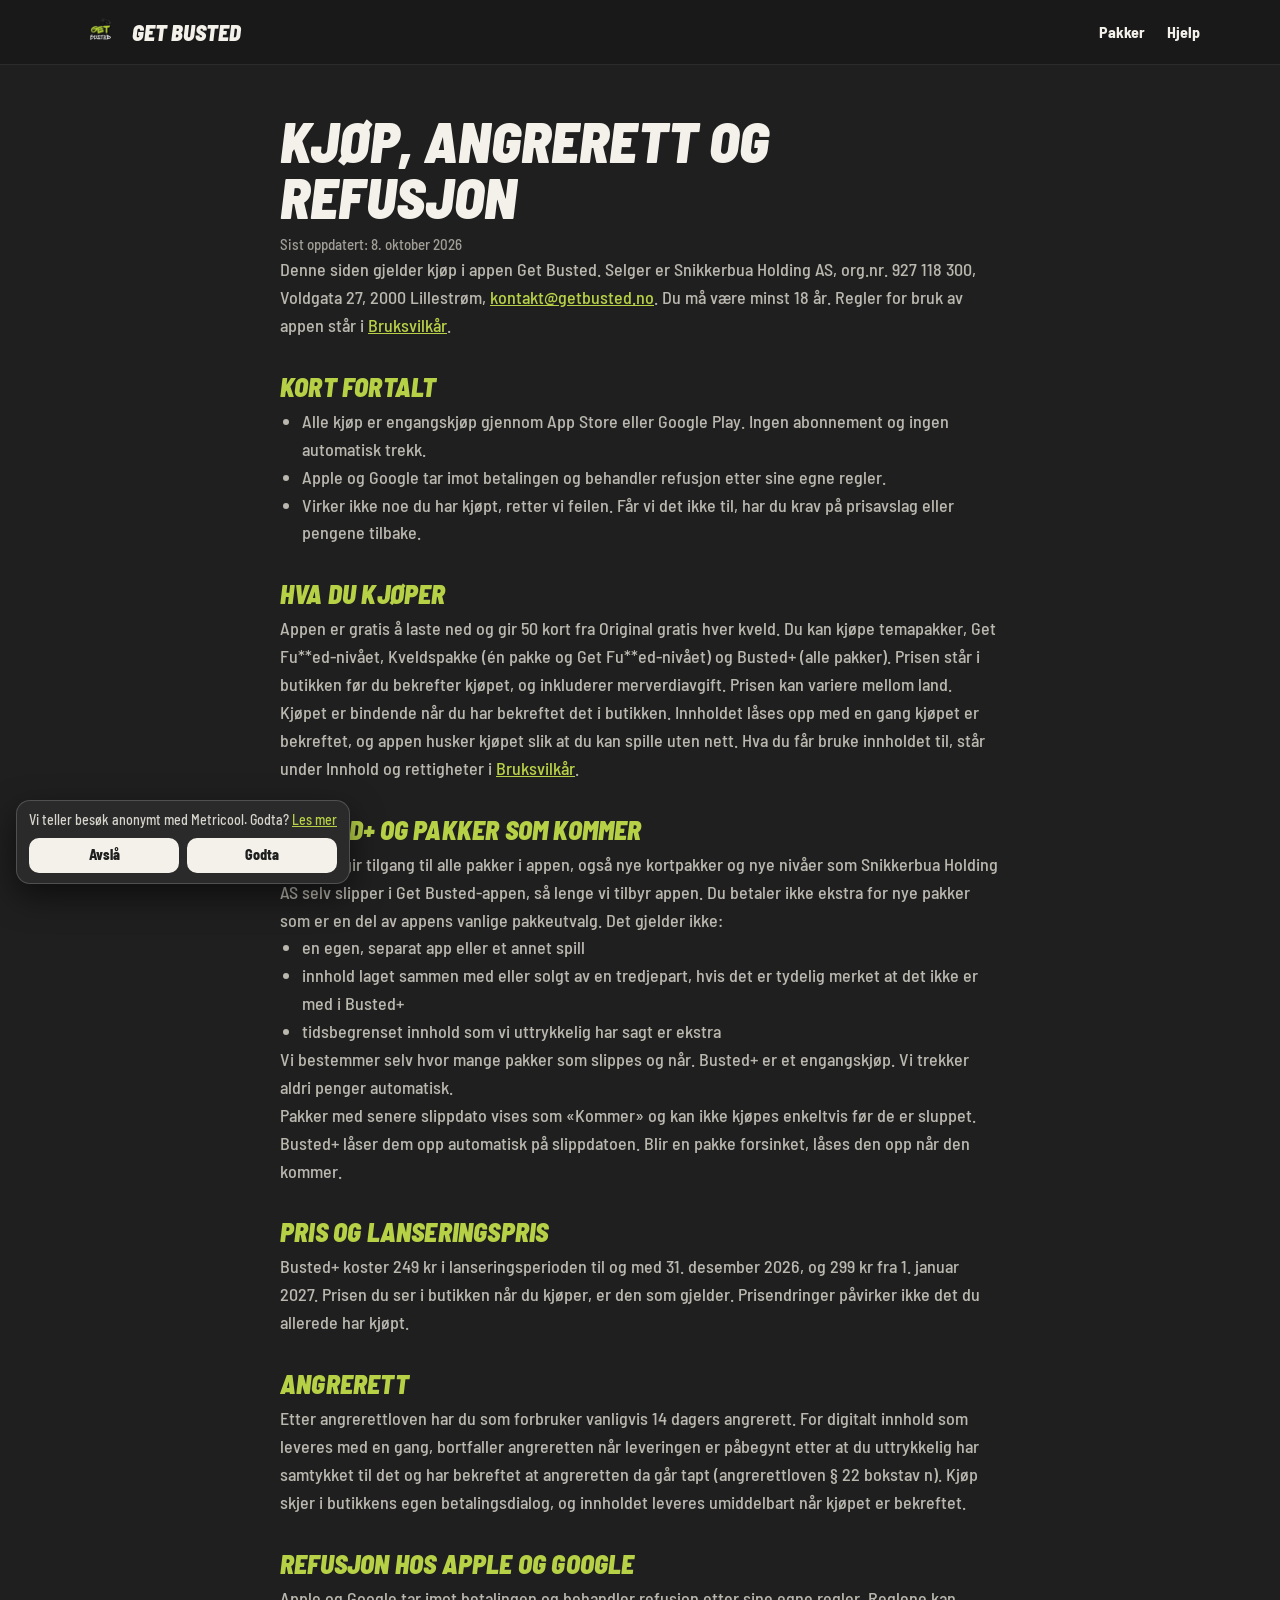
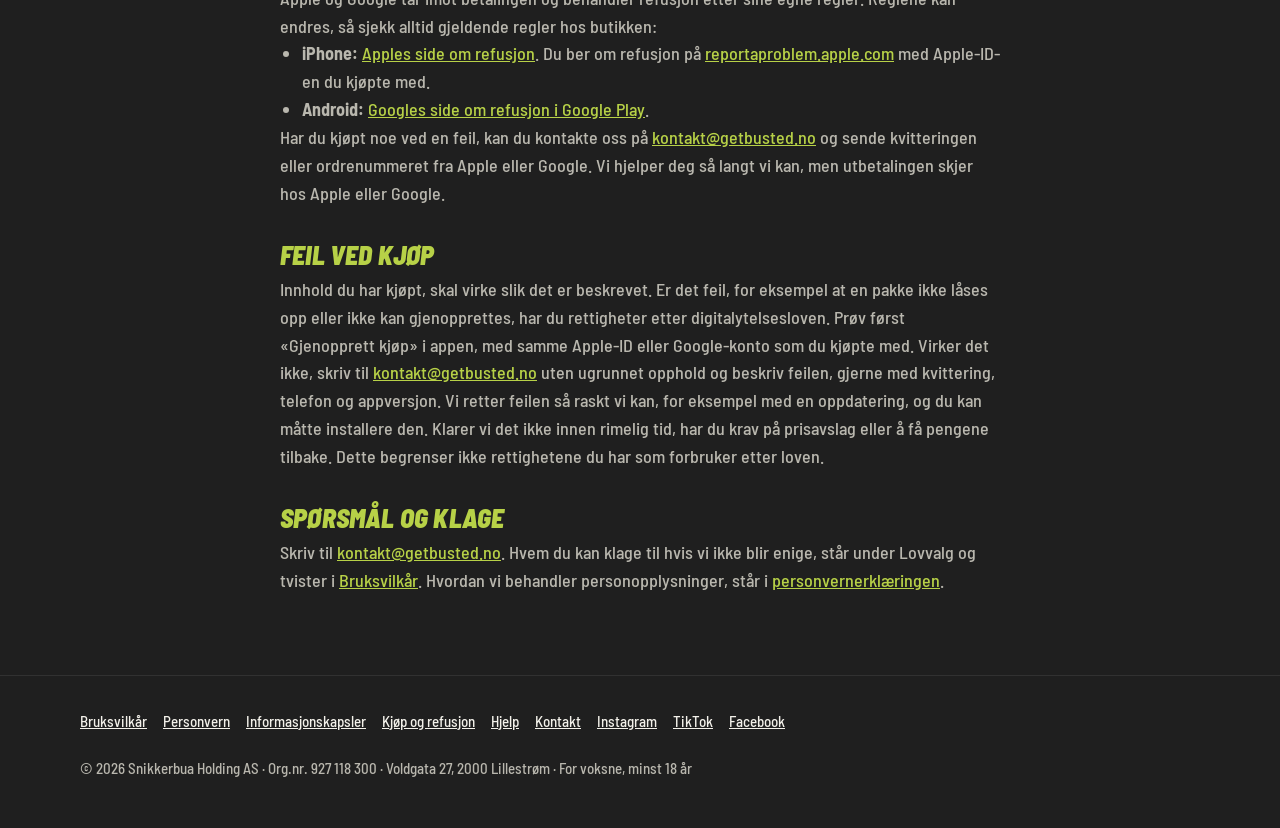
<file: kjop/index.html>
<!doctype html>
<html lang="no">
<head>
<meta charset="utf-8">
<meta name="viewport" content="width=device-width, initial-scale=1">
<title>Kjøp, angrerett og refusjon - Get Busted</title>
<meta name="description" content="Slik fungerer kjøp i Get Busted, angrerett, refusjon og feil ved kjøp.">
<link rel="canonical" href="https://getbusted.no/kjop/">
<meta name="theme-color" content="#2B2B2B">
<link rel="icon" href="/img/favicon.png">
<link rel="preload" href="/fonts/bsc-900Black_Italic.woff2" as="font" type="font/woff2" crossorigin>
<link rel="stylesheet" href="/style.css">
<script src="/samtykke.js" defer></script>
</head>
<body>
<a class="skip" href="#innhold">Hopp til innholdet</a>
<header class="nav"><div class="wrap"><a class="brand" href="/"><img src="/img/logo.png" alt="">Get Busted</a><nav aria-label="Hovedmeny"><a href="/#pakker">Pakker</a><a href="/hjelp/">Hjelp</a></nav></div></header>
<main class="article" id="innhold">
<h1>Kjøp, angrerett og refusjon</h1>
<p class="meta">Sist oppdatert: 8. oktober 2026</p>
<p>Denne siden gjelder kjøp i appen Get Busted. Selger er Snikkerbua Holding AS, org.nr. 927 118 300, Voldgata 27, 2000 Lillestrøm, <a href="mailto:kontakt@getbusted.no">kontakt@getbusted.no</a>. Du må være minst 18 år. Regler for bruk av appen står i <a href="/vilkar/">Bruksvilkår</a>.</p>

<h2>Kort fortalt</h2>
<ul>
  <li>Alle kjøp er engangskjøp gjennom App Store eller Google Play. Ingen abonnement og ingen automatisk trekk.</li>
  <li>Apple og Google tar imot betalingen og behandler refusjon etter sine egne regler.</li>
  <li>Virker ikke noe du har kjøpt, retter vi feilen. Får vi det ikke til, har du krav på prisavslag eller pengene tilbake.</li>
</ul>

<h2>Hva du kjøper</h2>
<p>Appen er gratis å laste ned og gir 50 kort fra Original gratis hver kveld. Du kan kjøpe temapakker, Get Fu**ed-nivået, Kveldspakke (én pakke og Get Fu**ed-nivået) og Busted+ (alle pakker). Prisen står i butikken før du bekrefter kjøpet, og inkluderer merverdiavgift. Prisen kan variere mellom land. Kjøpet er bindende når du har bekreftet det i butikken. Innholdet låses opp med en gang kjøpet er bekreftet, og appen husker kjøpet slik at du kan spille uten nett. Hva du får bruke innholdet til, står under Innhold og rettigheter i <a href="/vilkar/">Bruksvilkår</a>.</p>

<h2>Busted+ og pakker som kommer</h2>
<p>Busted+ gir tilgang til alle pakker i appen, også nye kortpakker og nye nivåer som Snikkerbua Holding AS selv slipper i Get Busted-appen, så lenge vi tilbyr appen. Du betaler ikke ekstra for nye pakker som er en del av appens vanlige pakkeutvalg. Det gjelder ikke:</p>
<ul>
  <li>en egen, separat app eller et annet spill</li>
  <li>innhold laget sammen med eller solgt av en tredjepart, hvis det er tydelig merket at det ikke er med i Busted+</li>
  <li>tidsbegrenset innhold som vi uttrykkelig har sagt er ekstra</li>
</ul>
<p>Vi bestemmer selv hvor mange pakker som slippes og når. Busted+ er et engangskjøp. Vi trekker aldri penger automatisk.</p>
<p>Pakker med senere slippdato vises som «Kommer» og kan ikke kjøpes enkeltvis før de er sluppet. Busted+ låser dem opp automatisk på slippdatoen. Blir en pakke forsinket, låses den opp når den kommer.</p>

<h2>Pris og lanseringspris</h2>
<p>Busted+ koster 249 kr i lanseringsperioden til og med 31. desember 2026, og 299 kr fra 1. januar 2027. Prisen du ser i butikken når du kjøper, er den som gjelder. Prisendringer påvirker ikke det du allerede har kjøpt.</p>

<h2>Angrerett</h2>
<p>Etter angrerettloven har du som forbruker vanligvis 14 dagers angrerett. For digitalt innhold som leveres med en gang, bortfaller angreretten når leveringen er påbegynt etter at du uttrykkelig har samtykket til det og har bekreftet at angreretten da går tapt (angrerettloven § 22 bokstav n). Kjøp skjer i butikkens egen betalingsdialog, og innholdet leveres umiddelbart når kjøpet er bekreftet.</p>

<h2>Refusjon hos Apple og Google</h2>
<p>Apple og Google tar imot betalingen og behandler refusjon etter sine egne regler. Reglene kan endres, så sjekk alltid gjeldende regler hos butikken:</p>
<ul>
  <li><b>iPhone:</b> <a href="https://support.apple.com/no-no/118223">Apples side om refusjon</a>. Du ber om refusjon på <a href="https://reportaproblem.apple.com/">reportaproblem.apple.com</a> med Apple-ID-en du kjøpte med.</li>
  <li><b>Android:</b> <a href="https://support.google.com/googleplay/answer/15574897?hl=no">Googles side om refusjon i Google Play</a>.</li>
</ul>
<p>Har du kjøpt noe ved en feil, kan du kontakte oss på <a href="mailto:kontakt@getbusted.no">kontakt@getbusted.no</a> og sende kvitteringen eller ordrenummeret fra Apple eller Google. Vi hjelper deg så langt vi kan, men utbetalingen skjer hos Apple eller Google.</p>

<h2>Feil ved kjøp</h2>
<p>Innhold du har kjøpt, skal virke slik det er beskrevet. Er det feil, for eksempel at en pakke ikke låses opp eller ikke kan gjenopprettes, har du rettigheter etter digitalytelsesloven. Prøv først «Gjenopprett kjøp» i appen, med samme Apple-ID eller Google-konto som du kjøpte med. Virker det ikke, skriv til <a href="mailto:kontakt@getbusted.no">kontakt@getbusted.no</a> uten ugrunnet opphold og beskriv feilen, gjerne med kvittering, telefon og appversjon. Vi retter feilen så raskt vi kan, for eksempel med en oppdatering, og du kan måtte installere den. Klarer vi det ikke innen rimelig tid, har du krav på prisavslag eller å få pengene tilbake. Dette begrenser ikke rettighetene du har som forbruker etter loven.</p>

<h2>Spørsmål og klage</h2>
<p>Skriv til <a href="mailto:kontakt@getbusted.no">kontakt@getbusted.no</a>. Hvem du kan klage til hvis vi ikke blir enige, står under Lovvalg og tvister i <a href="/vilkar/">Bruksvilkår</a>. Hvordan vi behandler personopplysninger, står i <a href="/personvern/">personvernerklæringen</a>.</p>
</main>
<footer>
  <div class="wrap">
    <div class="footer-links"><a href="/vilkar/">Bruksvilkår</a><a href="/personvern/">Personvern</a><a href="/informasjonskapsler/" data-samtykke>Informasjonskapsler</a><a href="/kjop/">Kjøp og refusjon</a><a href="/hjelp/">Hjelp</a><a href="mailto:kontakt@getbusted.no">Kontakt</a><a href="https://www.instagram.com/getbusted.no/" rel="me">Instagram</a><a href="https://www.tiktok.com/@getbusted.no" rel="me">TikTok</a><a href="https://www.facebook.com/getbusted.no" rel="me">Facebook</a></div>
    <div class="footer-firma">© 2026 Snikkerbua Holding AS · Org.nr. 927 118 300 · Voldgata 27, 2000 Lillestrøm · For voksne, minst 18 år</div>
  </div>
</footer>
</body>
</html>
</file>
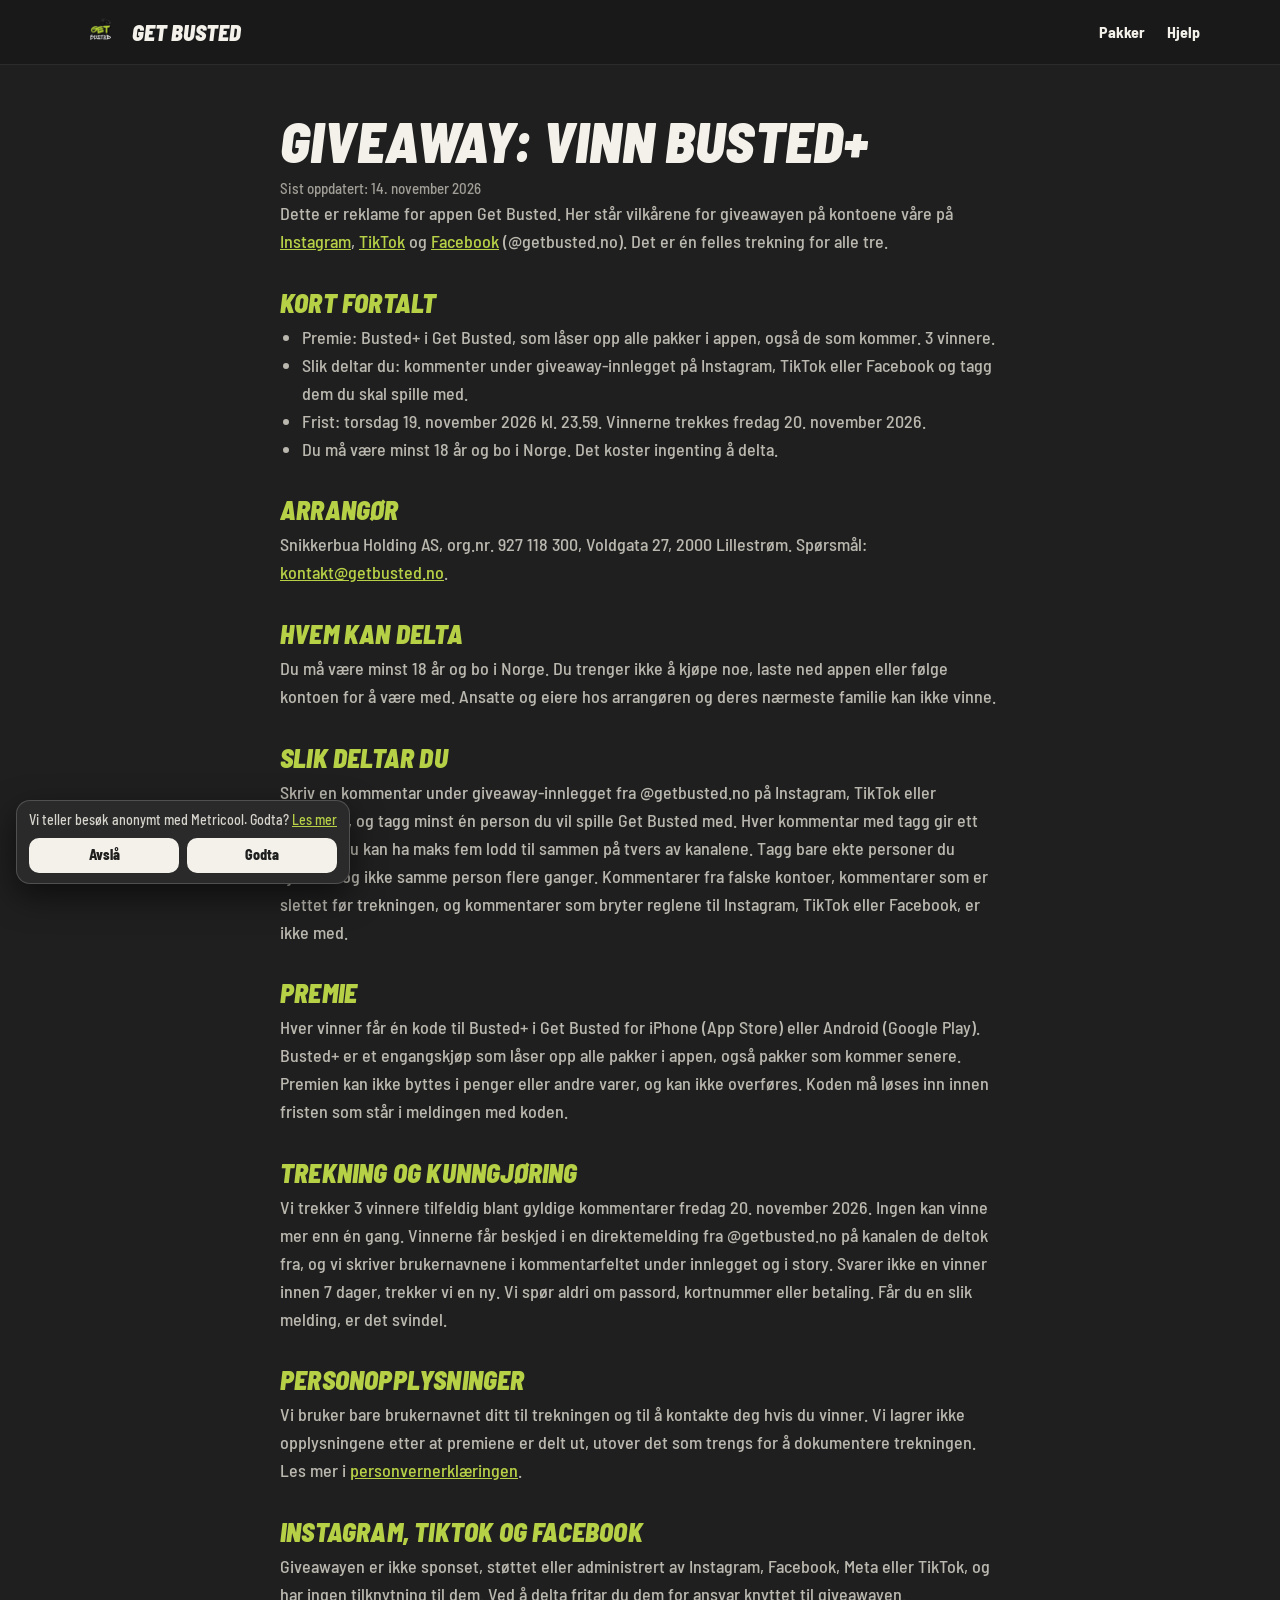
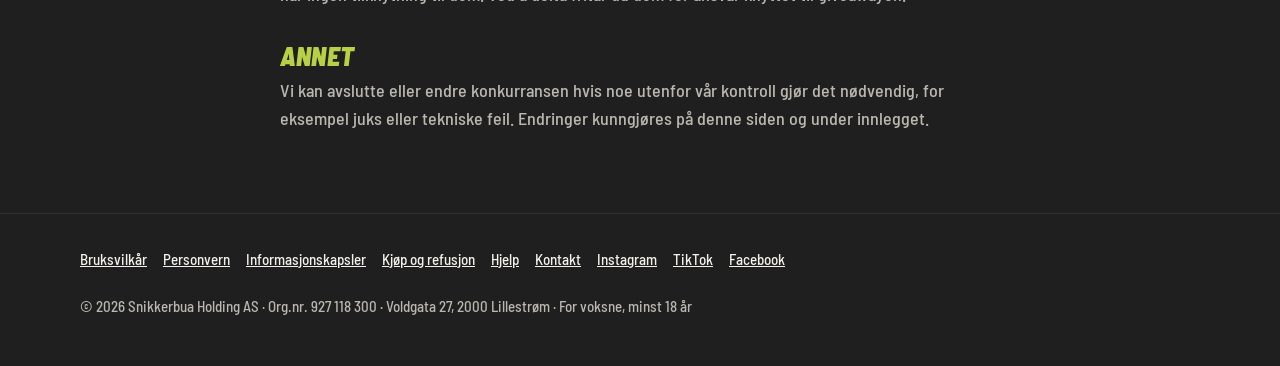
<file: konkurranse/index.html>
<!doctype html>
<html lang="no">
<head>
<meta charset="utf-8">
<meta name="viewport" content="width=device-width, initial-scale=1">
<title>Giveaway: vinn Busted+ - Get Busted</title>
<meta name="description" content="Vilkår for giveawayen på Instagram, TikTok og Facebook der du kan vinne Busted+ i Get Busted.">
<link rel="canonical" href="https://getbusted.no/konkurranse/">
<meta name="theme-color" content="#2B2B2B">
<link rel="icon" href="/img/favicon.png">
<link rel="preload" href="/fonts/bsc-900Black_Italic.woff2" as="font" type="font/woff2" crossorigin>
<link rel="stylesheet" href="/style.css">
<script src="/samtykke.js" defer></script>
</head>
<body>
<a class="skip" href="#innhold">Hopp til innholdet</a>
<header class="nav"><div class="wrap"><a class="brand" href="/"><img src="/img/logo.png" alt="">Get Busted</a><nav aria-label="Hovedmeny"><a href="/#pakker">Pakker</a><a href="/hjelp/">Hjelp</a></nav></div></header>
<main class="article" id="innhold">
<h1>Giveaway: vinn Busted+</h1>
<p class="meta">Sist oppdatert: 14. november 2026</p>
<p>Dette er reklame for appen Get Busted. Her står vilkårene for giveawayen på kontoene våre på <a href="https://www.instagram.com/getbusted.no/">Instagram</a>, <a href="https://www.tiktok.com/@getbusted.no">TikTok</a> og <a href="https://www.facebook.com/getbusted.no">Facebook</a> (@getbusted.no). Det er én felles trekning for alle tre.</p>

<h2>Kort fortalt</h2>
<ul>
<li>Premie: Busted+ i Get Busted, som låser opp alle pakker i appen, også de som kommer. 3 vinnere.</li>
<li>Slik deltar du: kommenter under giveaway-innlegget på Instagram, TikTok eller Facebook og tagg dem du skal spille med.</li>
<li>Frist: torsdag 19. november 2026 kl. 23.59. Vinnerne trekkes fredag 20. november 2026.</li>
<li>Du må være minst 18 år og bo i Norge. Det koster ingenting å delta.</li>
</ul>

<h2>Arrangør</h2>
<p>Snikkerbua Holding AS, org.nr. 927 118 300, Voldgata 27, 2000 Lillestrøm. Spørsmål: <a href="mailto:kontakt@getbusted.no">kontakt@getbusted.no</a>.</p>

<h2>Hvem kan delta</h2>
<p>Du må være minst 18 år og bo i Norge. Du trenger ikke å kjøpe noe, laste ned appen eller følge kontoen for å være med. Ansatte og eiere hos arrangøren og deres nærmeste familie kan ikke vinne.</p>

<h2>Slik deltar du</h2>
<p>Skriv en kommentar under giveaway-innlegget fra @getbusted.no på Instagram, TikTok eller Facebook, og tagg minst én person du vil spille Get Busted med. Hver kommentar med tagg gir ett lodd, og du kan ha maks fem lodd til sammen på tvers av kanalene. Tagg bare ekte personer du kjenner, og ikke samme person flere ganger. Kommentarer fra falske kontoer, kommentarer som er slettet før trekningen, og kommentarer som bryter reglene til Instagram, TikTok eller Facebook, er ikke med.</p>

<h2>Premie</h2>
<p>Hver vinner får én kode til Busted+ i Get Busted for iPhone (App Store) eller Android (Google Play). Busted+ er et engangskjøp som låser opp alle pakker i appen, også pakker som kommer senere. Premien kan ikke byttes i penger eller andre varer, og kan ikke overføres. Koden må løses inn innen fristen som står i meldingen med koden.</p>

<h2>Trekning og kunngjøring</h2>
<p>Vi trekker 3 vinnere tilfeldig blant gyldige kommentarer fredag 20. november 2026. Ingen kan vinne mer enn én gang. Vinnerne får beskjed i en direktemelding fra @getbusted.no på kanalen de deltok fra, og vi skriver brukernavnene i kommentarfeltet under innlegget og i story. Svarer ikke en vinner innen 7 dager, trekker vi en ny. Vi spør aldri om passord, kortnummer eller betaling. Får du en slik melding, er det svindel.</p>

<h2>Personopplysninger</h2>
<p>Vi bruker bare brukernavnet ditt til trekningen og til å kontakte deg hvis du vinner. Vi lagrer ikke opplysningene etter at premiene er delt ut, utover det som trengs for å dokumentere trekningen. Les mer i <a href="/personvern/">personvernerklæringen</a>.</p>

<h2>Instagram, TikTok og Facebook</h2>
<p>Giveawayen er ikke sponset, støttet eller administrert av Instagram, Facebook, Meta eller TikTok, og har ingen tilknytning til dem. Ved å delta fritar du dem for ansvar knyttet til giveawayen.</p>

<h2>Annet</h2>
<p>Vi kan avslutte eller endre konkurransen hvis noe utenfor vår kontroll gjør det nødvendig, for eksempel juks eller tekniske feil. Endringer kunngjøres på denne siden og under innlegget.</p>
</main>
<footer>
  <div class="wrap">
    <div class="footer-links"><a href="/vilkar/">Bruksvilkår</a><a href="/personvern/">Personvern</a><a href="/informasjonskapsler/" data-samtykke>Informasjonskapsler</a><a href="/kjop/">Kjøp og refusjon</a><a href="/hjelp/">Hjelp</a><a href="mailto:kontakt@getbusted.no">Kontakt</a><a href="https://www.instagram.com/getbusted.no/" rel="me">Instagram</a><a href="https://www.tiktok.com/@getbusted.no" rel="me">TikTok</a><a href="https://www.facebook.com/getbusted.no" rel="me">Facebook</a></div>
    <div class="footer-firma">© 2026 Snikkerbua Holding AS · Org.nr. 927 118 300 · Voldgata 27, 2000 Lillestrøm · For voksne, minst 18 år</div>
  </div>
</footer>
</body>
</html>
</file>
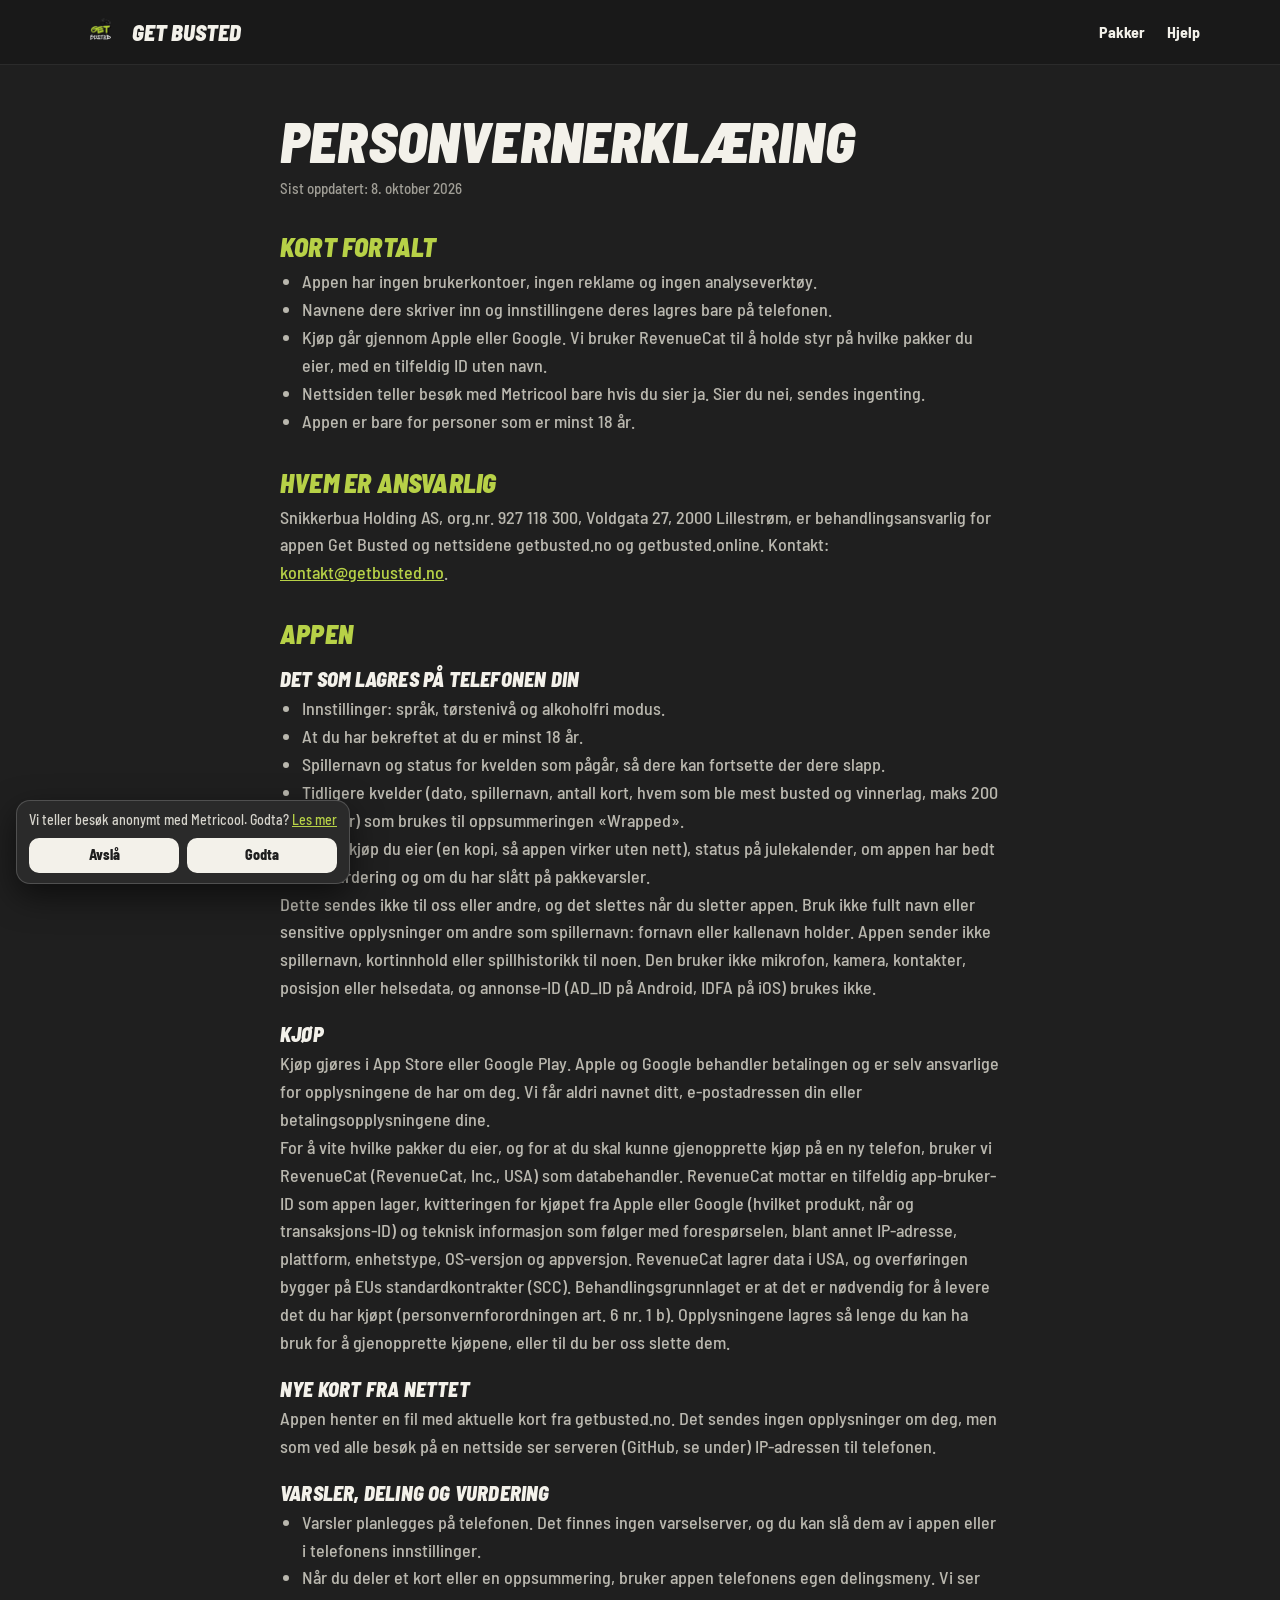
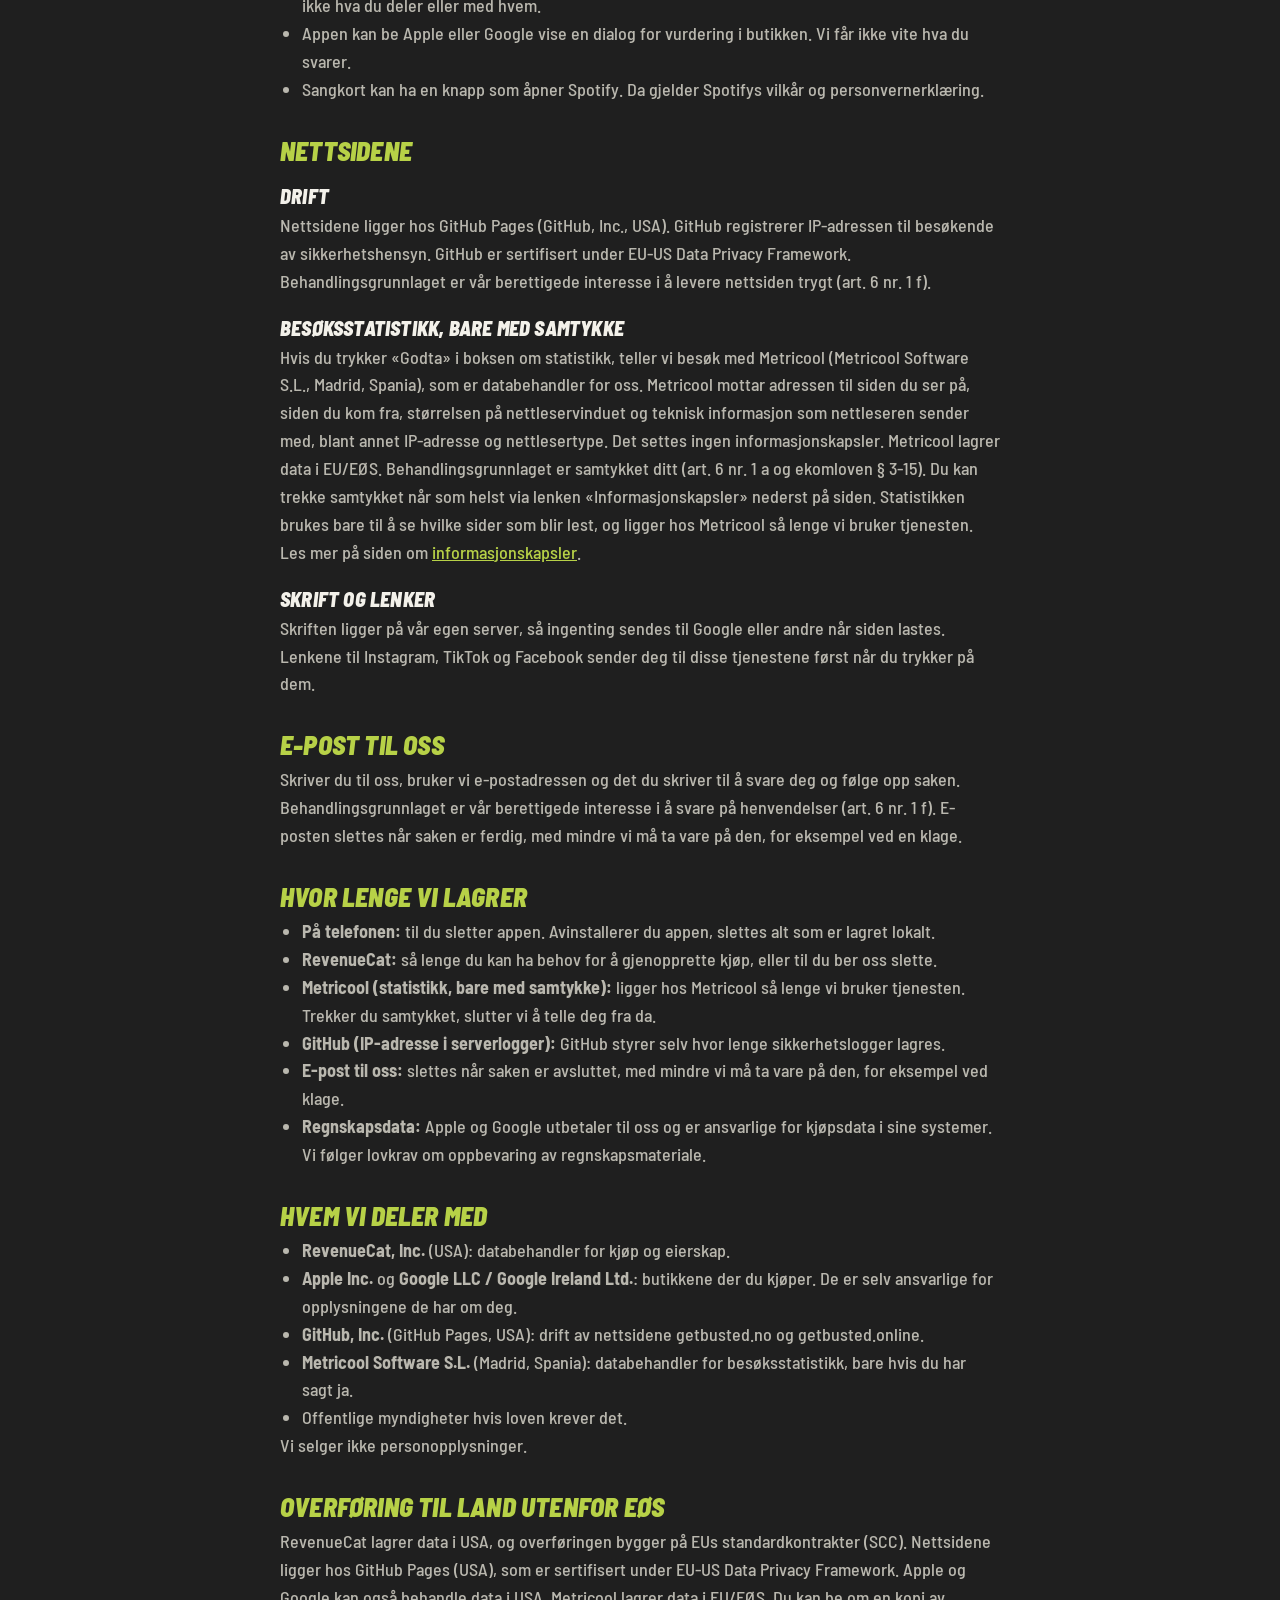
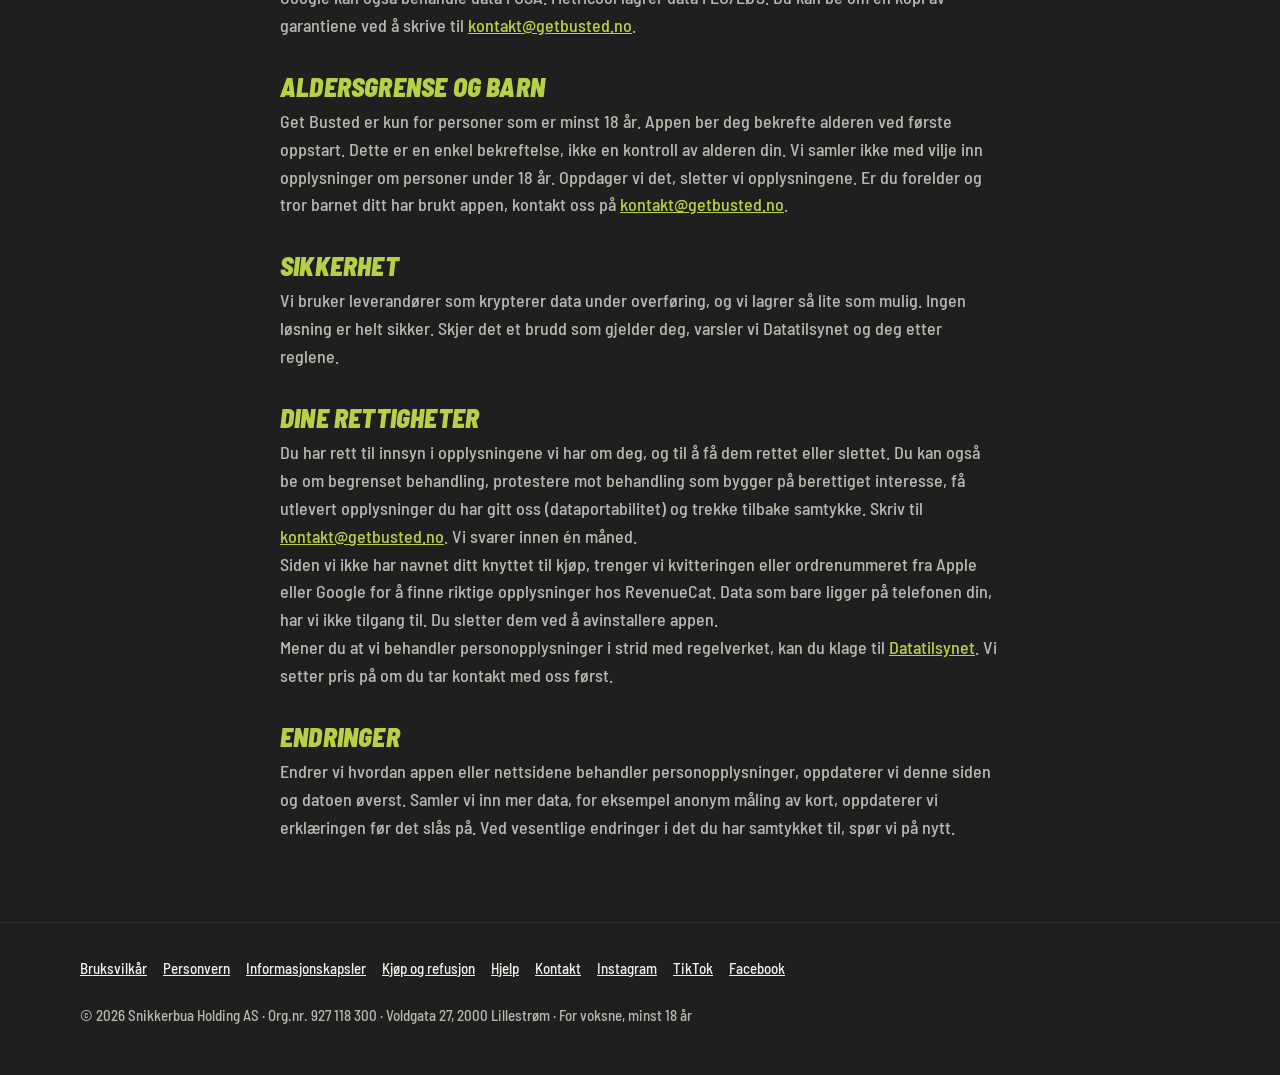
<file: personvern/index.html>
<!doctype html>
<html lang="no">
<head>
<meta charset="utf-8">
<meta name="viewport" content="width=device-width, initial-scale=1">
<title>Personvernerklæring - Get Busted</title>
<meta name="description" content="Hvordan Get Busted behandler personopplysninger i appen og på nettsidene.">
<link rel="canonical" href="https://getbusted.no/personvern/">
<meta name="theme-color" content="#2B2B2B">
<link rel="icon" href="/img/favicon.png">
<link rel="preload" href="/fonts/bsc-900Black_Italic.woff2" as="font" type="font/woff2" crossorigin>
<link rel="stylesheet" href="/style.css">
<script src="/samtykke.js" defer></script>
</head>
<body>
<a class="skip" href="#innhold">Hopp til innholdet</a>
<header class="nav"><div class="wrap"><a class="brand" href="/"><img src="/img/logo.png" alt="">Get Busted</a><nav aria-label="Hovedmeny"><a href="/#pakker">Pakker</a><a href="/hjelp/">Hjelp</a></nav></div></header>
<main class="article" id="innhold">
<h1>Personvernerklæring</h1>
<p class="meta">Sist oppdatert: 8. oktober 2026</p>
<h2>Kort fortalt</h2>
<ul>
  <li>Appen har ingen brukerkontoer, ingen reklame og ingen analyseverktøy.</li>
  <li>Navnene dere skriver inn og innstillingene deres lagres bare på telefonen.</li>
  <li>Kjøp går gjennom Apple eller Google. Vi bruker RevenueCat til å holde styr på hvilke pakker du eier, med en tilfeldig ID uten navn.</li>
  <li>Nettsiden teller besøk med Metricool bare hvis du sier ja. Sier du nei, sendes ingenting.</li>
  <li>Appen er bare for personer som er minst 18 år.</li>
</ul>

<h2>Hvem er ansvarlig</h2>
<p>Snikkerbua Holding AS, org.nr. 927 118 300, Voldgata 27, 2000 Lillestrøm, er behandlingsansvarlig for appen Get Busted og nettsidene getbusted.no og getbusted.online. Kontakt: <a href="mailto:kontakt@getbusted.no">kontakt@getbusted.no</a>.</p>

<h2>Appen</h2>
<h3>Det som lagres på telefonen din</h3>
<ul>
  <li>Innstillinger: språk, tørstenivå og alkoholfri modus.</li>
  <li>At du har bekreftet at du er minst 18 år.</li>
  <li>Spillernavn og status for kvelden som pågår, så dere kan fortsette der dere slapp.</li>
  <li>Tidligere kvelder (dato, spillernavn, antall kort, hvem som ble mest busted og vinnerlag, maks 200 kvelder) som brukes til oppsummeringen «Wrapped».</li>
  <li>Hvilke kjøp du eier (en kopi, så appen virker uten nett), status på julekalender, om appen har bedt om vurdering og om du har slått på pakkevarsler.</li>
</ul>
<p>Dette sendes ikke til oss eller andre, og det slettes når du sletter appen. Bruk ikke fullt navn eller sensitive opplysninger om andre som spillernavn: fornavn eller kallenavn holder. Appen sender ikke spillernavn, kortinnhold eller spillhistorikk til noen. Den bruker ikke mikrofon, kamera, kontakter, posisjon eller helsedata, og annonse-ID (AD_ID på Android, IDFA på iOS) brukes ikke.</p>

<h3>Kjøp</h3>
<p>Kjøp gjøres i App Store eller Google Play. Apple og Google behandler betalingen og er selv ansvarlige for opplysningene de har om deg. Vi får aldri navnet ditt, e-postadressen din eller betalingsopplysningene dine.</p>
<p>For å vite hvilke pakker du eier, og for at du skal kunne gjenopprette kjøp på en ny telefon, bruker vi RevenueCat (RevenueCat, Inc., USA) som databehandler. RevenueCat mottar en tilfeldig app-bruker-ID som appen lager, kvitteringen for kjøpet fra Apple eller Google (hvilket produkt, når og transaksjons-ID) og teknisk informasjon som følger med forespørselen, blant annet IP-adresse, plattform, enhetstype, OS-versjon og appversjon. RevenueCat lagrer data i USA, og overføringen bygger på EUs standardkontrakter (SCC). Behandlingsgrunnlaget er at det er nødvendig for å levere det du har kjøpt (personvernforordningen art. 6 nr. 1 b). Opplysningene lagres så lenge du kan ha bruk for å gjenopprette kjøpene, eller til du ber oss slette dem.</p>

<h3>Nye kort fra nettet</h3>
<p>Appen henter en fil med aktuelle kort fra getbusted.no. Det sendes ingen opplysninger om deg, men som ved alle besøk på en nettside ser serveren (GitHub, se under) IP-adressen til telefonen.</p>

<h3>Varsler, deling og vurdering</h3>
<ul>
  <li>Varsler planlegges på telefonen. Det finnes ingen varselserver, og du kan slå dem av i appen eller i telefonens innstillinger.</li>
  <li>Når du deler et kort eller en oppsummering, bruker appen telefonens egen delingsmeny. Vi ser ikke hva du deler eller med hvem.</li>
  <li>Appen kan be Apple eller Google vise en dialog for vurdering i butikken. Vi får ikke vite hva du svarer.</li>
  <li>Sangkort kan ha en knapp som åpner Spotify. Da gjelder Spotifys vilkår og personvernerklæring.</li>
</ul>

<h2>Nettsidene</h2>
<h3>Drift</h3>
<p>Nettsidene ligger hos GitHub Pages (GitHub, Inc., USA). GitHub registrerer IP-adressen til besøkende av sikkerhetshensyn. GitHub er sertifisert under EU-US Data Privacy Framework. Behandlingsgrunnlaget er vår berettigede interesse i å levere nettsiden trygt (art. 6 nr. 1 f).</p>
<h3>Besøksstatistikk, bare med samtykke</h3>
<p>Hvis du trykker «Godta» i boksen om statistikk, teller vi besøk med Metricool (Metricool Software S.L., Madrid, Spania), som er databehandler for oss. Metricool mottar adressen til siden du ser på, siden du kom fra, størrelsen på nettleservinduet og teknisk informasjon som nettleseren sender med, blant annet IP-adresse og nettlesertype. Det settes ingen informasjonskapsler. Metricool lagrer data i EU/EØS. Behandlingsgrunnlaget er samtykket ditt (art. 6 nr. 1 a og ekomloven § 3-15). Du kan trekke samtykket når som helst via lenken «Informasjonskapsler» nederst på siden. Statistikken brukes bare til å se hvilke sider som blir lest, og ligger hos Metricool så lenge vi bruker tjenesten. Les mer på siden om <a href="/informasjonskapsler/">informasjonskapsler</a>.</p>
<h3>Skrift og lenker</h3>
<p>Skriften ligger på vår egen server, så ingenting sendes til Google eller andre når siden lastes. Lenkene til Instagram, TikTok og Facebook sender deg til disse tjenestene først når du trykker på dem.</p>

<h2>E-post til oss</h2>
<p>Skriver du til oss, bruker vi e-postadressen og det du skriver til å svare deg og følge opp saken. Behandlingsgrunnlaget er vår berettigede interesse i å svare på henvendelser (art. 6 nr. 1 f). E-posten slettes når saken er ferdig, med mindre vi må ta vare på den, for eksempel ved en klage.</p>

<h2>Hvor lenge vi lagrer</h2>
<ul>
  <li><b>På telefonen:</b> til du sletter appen. Avinstallerer du appen, slettes alt som er lagret lokalt.</li>
  <li><b>RevenueCat:</b> så lenge du kan ha behov for å gjenopprette kjøp, eller til du ber oss slette.</li>
  <li><b>Metricool (statistikk, bare med samtykke):</b> ligger hos Metricool så lenge vi bruker tjenesten. Trekker du samtykket, slutter vi å telle deg fra da.</li>
  <li><b>GitHub (IP-adresse i serverlogger):</b> GitHub styrer selv hvor lenge sikkerhetslogger lagres.</li>
  <li><b>E-post til oss:</b> slettes når saken er avsluttet, med mindre vi må ta vare på den, for eksempel ved klage.</li>
  <li><b>Regnskapsdata:</b> Apple og Google utbetaler til oss og er ansvarlige for kjøpsdata i sine systemer. Vi følger lovkrav om oppbevaring av regnskapsmateriale.</li>
</ul>

<h2>Hvem vi deler med</h2>
<ul>
  <li><b>RevenueCat, Inc.</b> (USA): databehandler for kjøp og eierskap.</li>
  <li><b>Apple Inc.</b> og <b>Google LLC / Google Ireland Ltd.</b>: butikkene der du kjøper. De er selv ansvarlige for opplysningene de har om deg.</li>
  <li><b>GitHub, Inc.</b> (GitHub Pages, USA): drift av nettsidene getbusted.no og getbusted.online.</li>
  <li><b>Metricool Software S.L.</b> (Madrid, Spania): databehandler for besøksstatistikk, bare hvis du har sagt ja.</li>
  <li>Offentlige myndigheter hvis loven krever det.</li>
</ul>
<p>Vi selger ikke personopplysninger.</p>

<h2>Overføring til land utenfor EØS</h2>
<p>RevenueCat lagrer data i USA, og overføringen bygger på EUs standardkontrakter (SCC). Nettsidene ligger hos GitHub Pages (USA), som er sertifisert under EU-US Data Privacy Framework. Apple og Google kan også behandle data i USA. Metricool lagrer data i EU/EØS. Du kan be om en kopi av garantiene ved å skrive til <a href="mailto:kontakt@getbusted.no">kontakt@getbusted.no</a>.</p>

<h2>Aldersgrense og barn</h2>
<p>Get Busted er kun for personer som er minst 18 år. Appen ber deg bekrefte alderen ved første oppstart. Dette er en enkel bekreftelse, ikke en kontroll av alderen din. Vi samler ikke med vilje inn opplysninger om personer under 18 år. Oppdager vi det, sletter vi opplysningene. Er du forelder og tror barnet ditt har brukt appen, kontakt oss på <a href="mailto:kontakt@getbusted.no">kontakt@getbusted.no</a>.</p>

<h2>Sikkerhet</h2>
<p>Vi bruker leverandører som krypterer data under overføring, og vi lagrer så lite som mulig. Ingen løsning er helt sikker. Skjer det et brudd som gjelder deg, varsler vi Datatilsynet og deg etter reglene.</p>

<h2>Dine rettigheter</h2>
<p>Du har rett til innsyn i opplysningene vi har om deg, og til å få dem rettet eller slettet. Du kan også be om begrenset behandling, protestere mot behandling som bygger på berettiget interesse, få utlevert opplysninger du har gitt oss (dataportabilitet) og trekke tilbake samtykke. Skriv til <a href="mailto:kontakt@getbusted.no">kontakt@getbusted.no</a>. Vi svarer innen én måned.</p>
<p>Siden vi ikke har navnet ditt knyttet til kjøp, trenger vi kvitteringen eller ordrenummeret fra Apple eller Google for å finne riktige opplysninger hos RevenueCat. Data som bare ligger på telefonen din, har vi ikke tilgang til. Du sletter dem ved å avinstallere appen.</p>
<p>Mener du at vi behandler personopplysninger i strid med regelverket, kan du klage til <a href="https://www.datatilsynet.no/">Datatilsynet</a>. Vi setter pris på om du tar kontakt med oss først.</p>

<h2>Endringer</h2>
<p>Endrer vi hvordan appen eller nettsidene behandler personopplysninger, oppdaterer vi denne siden og datoen øverst. Samler vi inn mer data, for eksempel anonym måling av kort, oppdaterer vi erklæringen før det slås på. Ved vesentlige endringer i det du har samtykket til, spør vi på nytt.</p>
</main>
<footer>
  <div class="wrap">
    <div class="footer-links"><a href="/vilkar/">Bruksvilkår</a><a href="/personvern/">Personvern</a><a href="/informasjonskapsler/" data-samtykke>Informasjonskapsler</a><a href="/kjop/">Kjøp og refusjon</a><a href="/hjelp/">Hjelp</a><a href="mailto:kontakt@getbusted.no">Kontakt</a><a href="https://www.instagram.com/getbusted.no/" rel="me">Instagram</a><a href="https://www.tiktok.com/@getbusted.no" rel="me">TikTok</a><a href="https://www.facebook.com/getbusted.no" rel="me">Facebook</a></div>
    <div class="footer-firma">© 2026 Snikkerbua Holding AS · Org.nr. 927 118 300 · Voldgata 27, 2000 Lillestrøm · For voksne, minst 18 år</div>
  </div>
</footer>
</body>
</html>
</file>
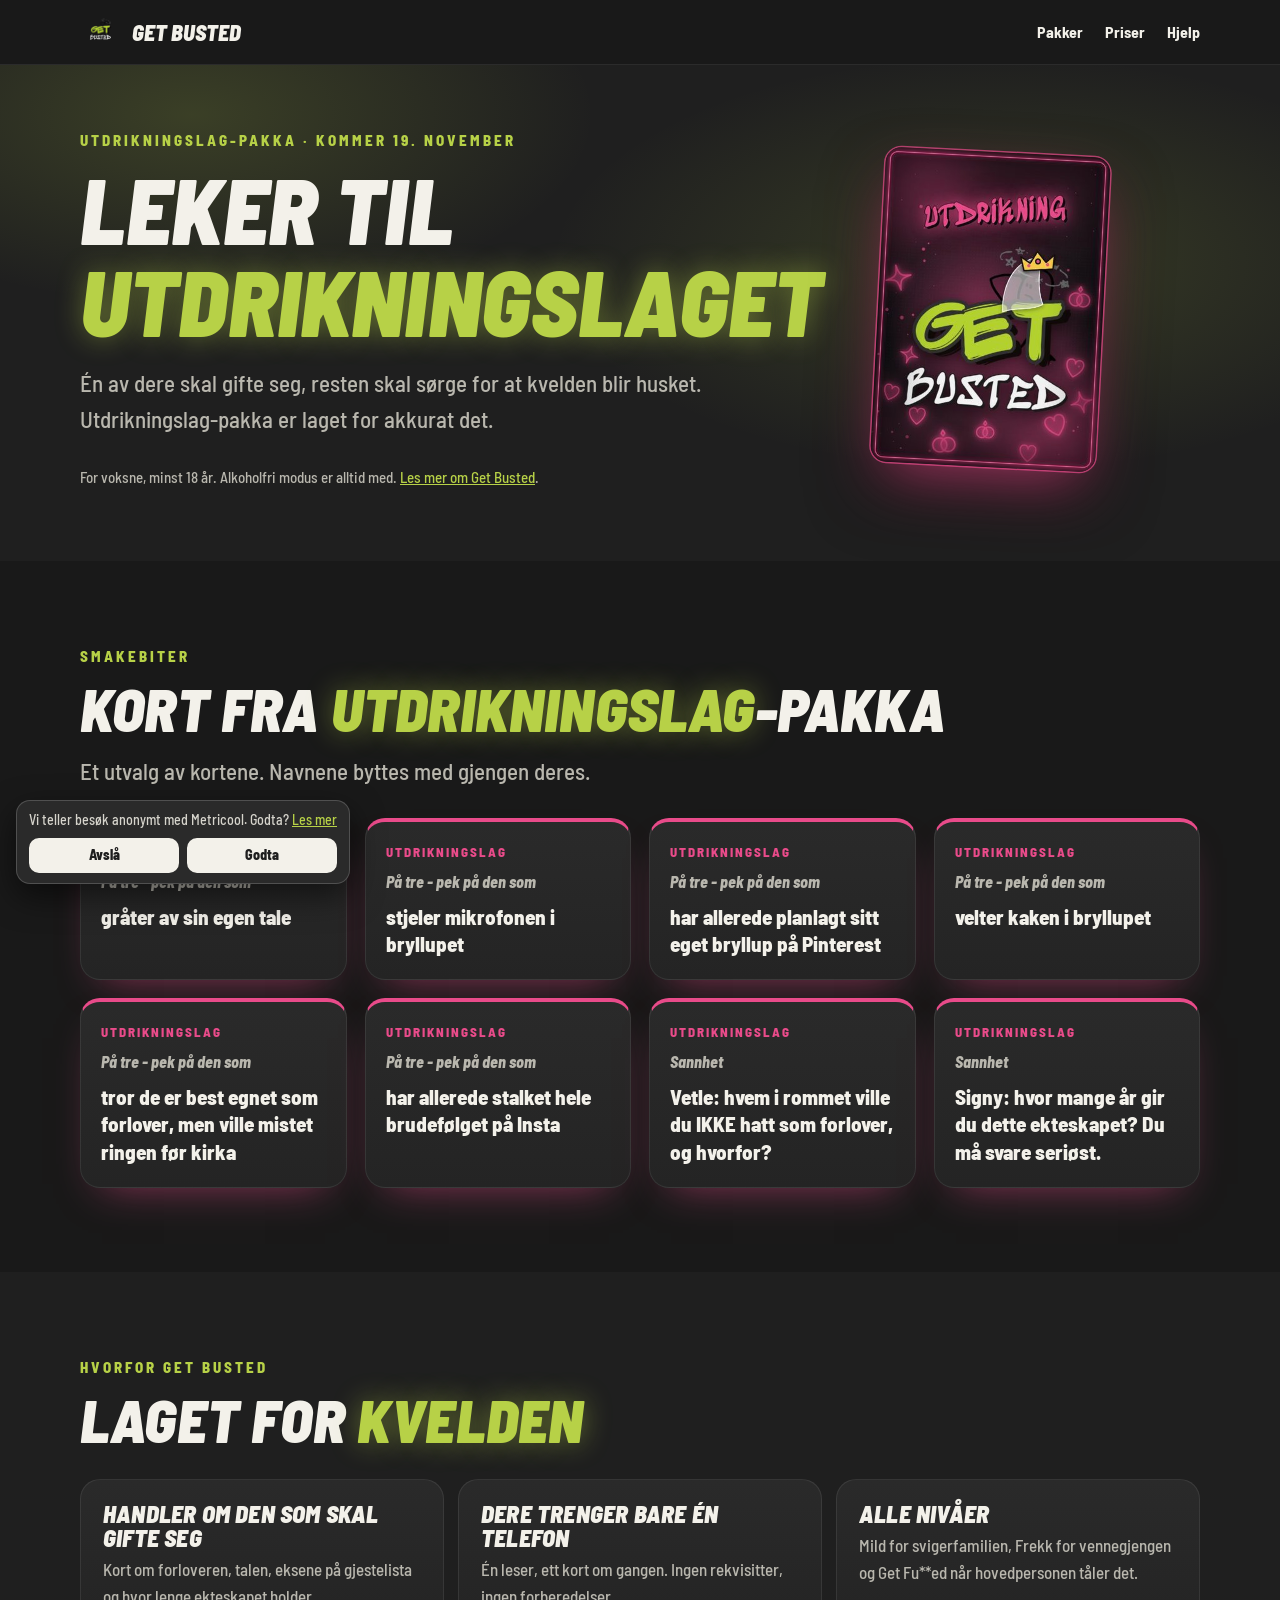
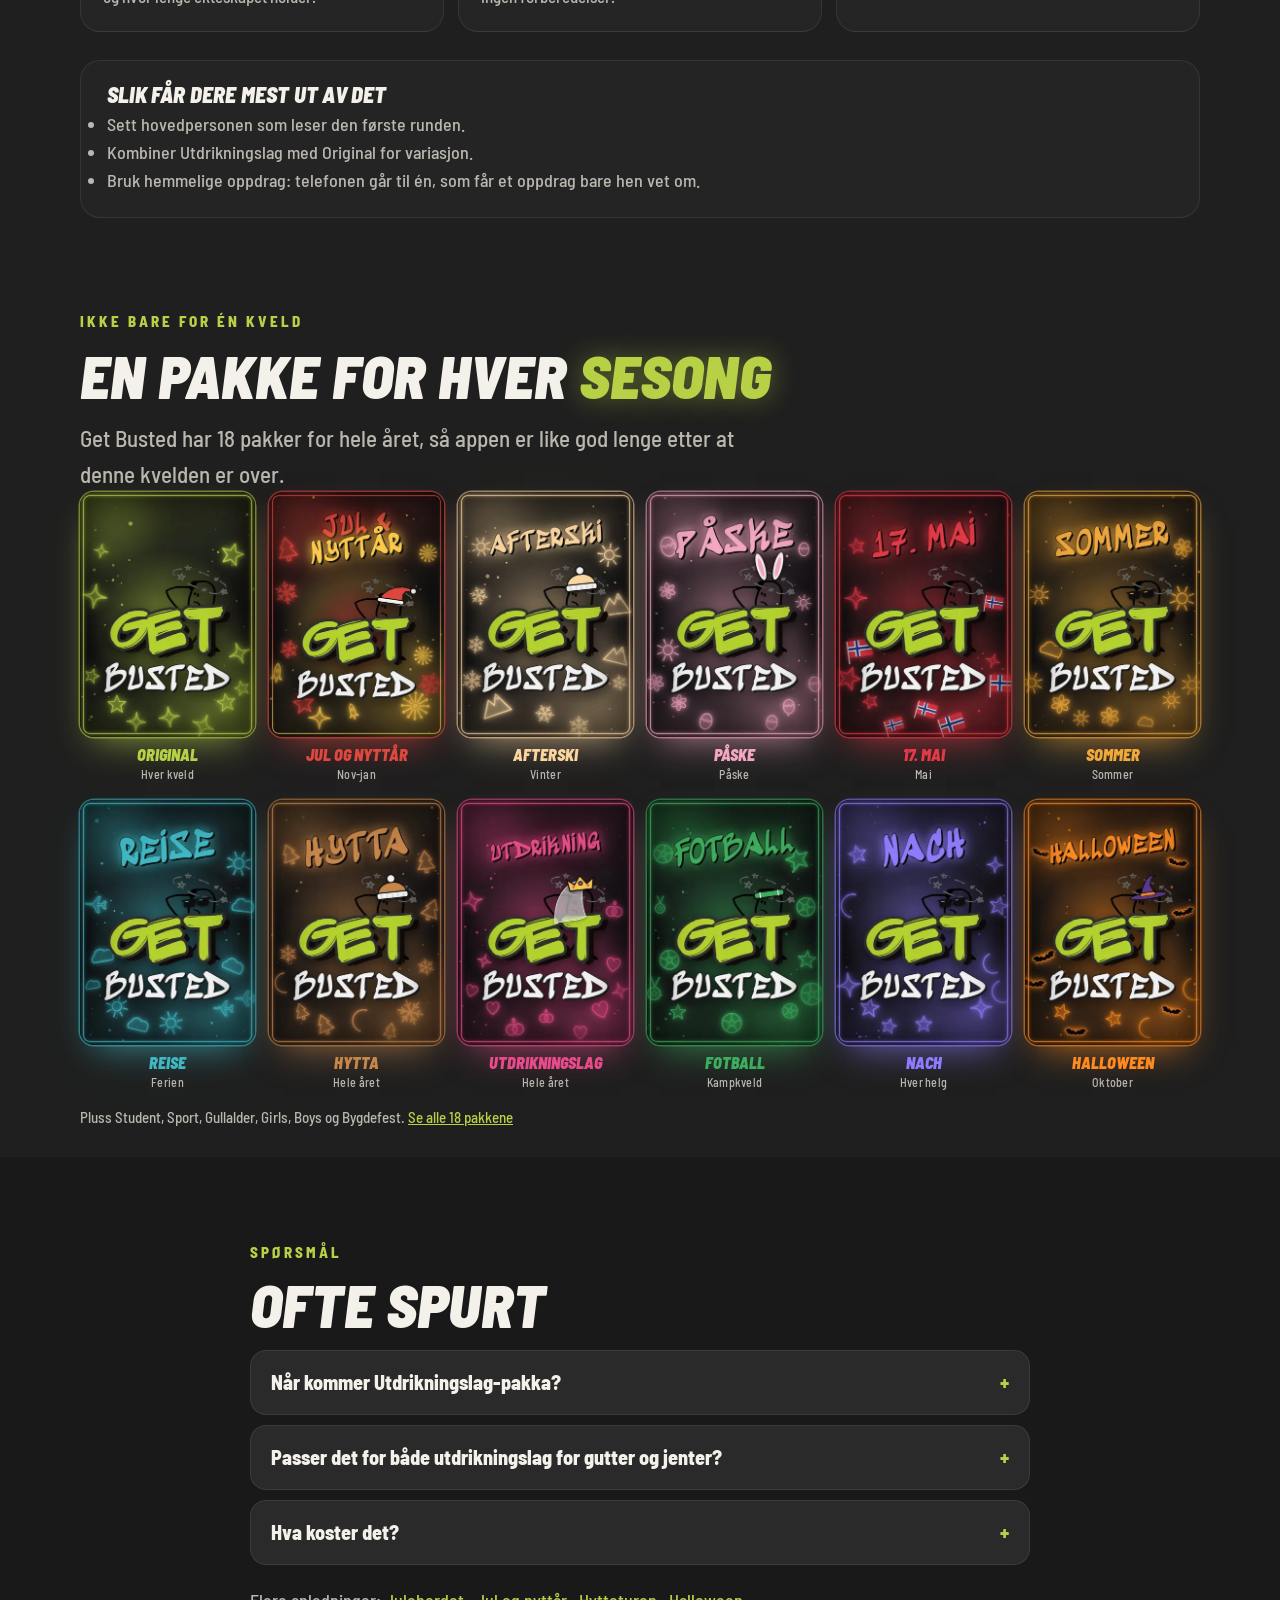
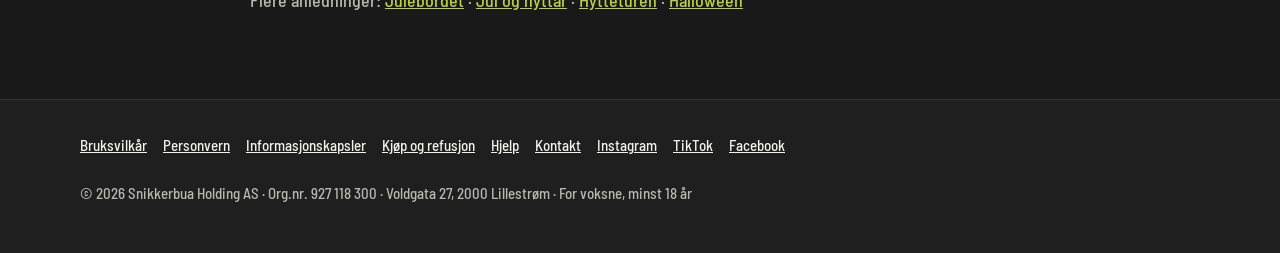
<file: utdrikningslag/index.html>
<!doctype html>
<html lang="no">
<head>
<meta charset="utf-8">
<meta name="viewport" content="width=device-width, initial-scale=1">
<title>Leker til utdrikningslag - Get Busted</title>
<meta name="description" content="Leker og spill til utdrikningslaget: kort om forloveren, talen og bryllupet. Get Busted - festspill for voksne 18+ på én telefon. Utdrikningslag-pakka kommer 19. november.">
<link rel="canonical" href="https://getbusted.no/utdrikningslag/">
<link rel="alternate" hreflang="no" href="https://getbusted.no/utdrikningslag/">
<link rel="alternate" hreflang="en" href="https://getbusted.online/stag-and-hen/">
<link rel="alternate" hreflang="sv" href="https://getbusted.online/se/svensexa-mohippa/">
<link rel="alternate" hreflang="da" href="https://getbusted.online/dk/polterabend/">
<link rel="alternate" hreflang="x-default" href="https://getbusted.online/stag-and-hen/">
<meta property="og:title" content="Leker til utdrikningslag - Get Busted">
<meta property="og:description" content="Leker og spill til utdrikningslaget: kort om forloveren, talen og bryllupet. Get Busted - festspill for voksne 18+ på én telefon. Utdrikningslag-pakka kommer 19. november.">
<meta property="og:image" content="https://getbusted.no/img/og.jpg">
<meta property="og:url" content="https://getbusted.no/utdrikningslag/">
<meta name="theme-color" content="#191919">
<link rel="icon" href="/img/favicon.png">
<link rel="apple-touch-icon" href="/img/apple-touch-icon.png">
<link rel="preload" href="/fonts/bsc-900Black_Italic.woff2" as="font" type="font/woff2" crossorigin>
<link rel="stylesheet" href="/style.css">
<script src="/samtykke.js" defer></script>
<script type="application/ld+json">{"@context": "https://schema.org", "@graph": [{"@type": "WebPage", "@id": "https://getbusted.no/utdrikningslag/", "url": "https://getbusted.no/utdrikningslag/", "name": "Leker til utdrikningslag - Get Busted", "description": "Leker og spill til utdrikningslaget: kort om forloveren, talen og bryllupet. Get Busted - festspill for voksne 18+ på én telefon. Utdrikningslag-pakka kommer 19. november.", "inLanguage": "no", "about": {"@id": "https://getbusted.no/#app"}, "isPartOf": {"@type": "WebSite", "url": "https://getbusted.no/", "name": "Get Busted"}}, {"@type": "BreadcrumbList", "itemListElement": [{"@type": "ListItem", "position": 1, "name": "Get Busted", "item": "https://getbusted.no/"}, {"@type": "ListItem", "position": 2, "name": "Leker til utdrikningslaget", "item": "https://getbusted.no/utdrikningslag/"}]}, {"@type": "FAQPage", "mainEntity": [{"@type": "Question", "name": "Når kommer Utdrikningslag-pakka?", "acceptedAnswer": {"@type": "Answer", "text": "19. november. Fram til da kan dere spille Original, Jul, Nach, Hytta og Halloween."}}, {"@type": "Question", "name": "Passer det for både utdrikningslag for gutter og jenter?", "acceptedAnswer": {"@type": "Answer", "text": "Ja. Kortene handler om bryllupet og hovedpersonen, ikke om kjønn."}}, {"@type": "Question", "name": "Hva koster det?", "acceptedAnswer": {"@type": "Answer", "text": "49 kr for pakka som engangskjøp, eller Busted+ for alt."}}]}]}</script>
</head>
<body>
<a class="skip" href="#innhold">Hopp til innholdet</a>
<header class="nav"><div class="wrap"><a class="brand" href="/"><img src="/img/logo.png" alt="">Get Busted</a><nav><a href="/#pakker">Pakker</a><a href="/#priser">Priser</a><a href="/hjelp/">Hjelp</a></nav></div></header>
<main id="innhold">
<section class="hero lp">
  <div class="wrap">
    <div>
      <p class="kicker">Utdrikningslag-pakka · Kommer 19. november</p>
      <h1>Leker til <em>utdrikningslaget</em></h1>
      <p class="lead">Én av dere skal gifte seg, resten skal sørge for at kvelden blir husket. Utdrikningslag-pakka er laget for akkurat det.</p>
      <p class="note">For voksne, minst 18 år. Alkoholfri modus er alltid med. <a href="/">Les mer om Get Busted</a>.</p>
    </div>
    <div class="stage lp-stage" aria-hidden="true"><img class="cover" src="/img/cover_utdrikning.jpg" alt="" style="--c:#E94B8A" width="360" height="503"></div>
  </div>
</section>

<section class="alt">
  <div class="wrap">
    <p class="kicker">Smakebiter</p>
    <h2>Kort fra <em>Utdrikningslag</em>-pakka</h2>
    <p class="lead">Et utvalg av kortene. Navnene byttes med gjengen deres.</p>
    <div class="samples"><figure class='sample' style='--c:#E94B8A'><figcaption>Utdrikningslag</figcaption><p class='sample-head'>På tre - pek på den som</p><blockquote>gråter av sin egen tale</blockquote></figure><figure class='sample' style='--c:#E94B8A'><figcaption>Utdrikningslag</figcaption><p class='sample-head'>På tre - pek på den som</p><blockquote>stjeler mikrofonen i bryllupet</blockquote></figure><figure class='sample' style='--c:#E94B8A'><figcaption>Utdrikningslag</figcaption><p class='sample-head'>På tre - pek på den som</p><blockquote>har allerede planlagt sitt eget bryllup på Pinterest</blockquote></figure><figure class='sample' style='--c:#E94B8A'><figcaption>Utdrikningslag</figcaption><p class='sample-head'>På tre - pek på den som</p><blockquote>velter kaken i bryllupet</blockquote></figure><figure class='sample' style='--c:#E94B8A'><figcaption>Utdrikningslag</figcaption><p class='sample-head'>På tre - pek på den som</p><blockquote>tror de er best egnet som forlover, men ville mistet ringen før kirka</blockquote></figure><figure class='sample' style='--c:#E94B8A'><figcaption>Utdrikningslag</figcaption><p class='sample-head'>På tre - pek på den som</p><blockquote>har allerede stalket hele brudefølget på Insta</blockquote></figure><figure class='sample' style='--c:#E94B8A'><figcaption>Utdrikningslag</figcaption><p class='sample-head'>Sannhet</p><blockquote>Vetle: hvem i rommet ville du IKKE hatt som forlover, og hvorfor?</blockquote></figure><figure class='sample' style='--c:#E94B8A'><figcaption>Utdrikningslag</figcaption><p class='sample-head'>Sannhet</p><blockquote>Signy: hvor mange år gir du dette ekteskapet? Du må svare seriøst.</blockquote></figure></div>
  </div>
</section>

<section>
  <div class="wrap">
    <p class="kicker">Hvorfor Get Busted</p>
    <h2>Laget for <em>kvelden</em></h2>
    <div class="features three"><div class='feature'><h3>Handler om den som skal gifte seg</h3><p>Kort om forloveren, talen, eksene på gjestelista og hvor lenge ekteskapet holder.</p></div><div class='feature'><h3>Dere trenger bare én telefon</h3><p>Én leser, ett kort om gangen. Ingen rekvisitter, ingen forberedelser.</p></div><div class='feature'><h3>Alle nivåer</h3><p>Mild for svigerfamilien, Frekk for vennegjengen og Get Fu**ed når hovedpersonen tåler det.</p></div></div>
    <div class="lp-tips"><h3>Slik får dere mest ut av det</h3><ul><li>Sett hovedpersonen som leser den første runden.</li><li>Kombiner Utdrikningslag med Original for variasjon.</li><li>Bruk hemmelige oppdrag: telefonen går til én, som får et oppdrag bare hen vet om.</li></ul></div>
  </div>
</section>

<section class="gallery">
  <div class="wrap">
    <p class="kicker">Ikke bare for én kveld</p>
    <h2>En pakke for hver <em>sesong</em></h2>
    <p class="lead">Get Busted har 18 pakker for hele året, så appen er like god lenge etter at denne kvelden er over.</p>
    <div class="gal year">
      <a class="gp" data-pack="original" href="/#pakker" style="--c:#B7D147"><picture><source srcset="/img/cover_original.webp" type="image/webp"><img src="/img/cover_original.jpg" alt="Omslaget til Original-pakken" width="360" height="503" loading="lazy"></picture><b>Original</b><small>Hver kveld</small></a>
      <a class="gp" data-pack="jul" href="/#pakker" style="--c:#E0473E"><picture><source srcset="/img/cover_jul.webp" type="image/webp"><img src="/img/cover_jul.jpg" alt="Omslaget til Jul og nyttår-pakken" width="360" height="503" loading="lazy"></picture><b>Jul og nyttår</b><small>Nov-jan</small></a>
      <a class="gp" data-pack="afterski" data-release="2027-02-01" data-soon="Kommer 1. feb" href="/#pakker" style="--c:#FBD59E"><picture><source srcset="/img/cover_afterski.webp" type="image/webp"><img src="/img/cover_afterski.jpg" alt="Omslaget til Afterski-pakken" width="360" height="503" loading="lazy"></picture><b>Afterski</b><small>Vinter</small></a>
      <a class="gp" data-pack="paske" data-release="2027-03-01" data-soon="Kommer 1. mars" href="/#pakker" style="--c:#F4A7C0"><picture><source srcset="/img/cover_paske.webp" type="image/webp"><img src="/img/cover_paske.jpg" alt="Omslaget til Påske-pakken" width="360" height="503" loading="lazy"></picture><b>Påske</b><small>Påske</small></a>
      <a class="gp" data-pack="syttende" data-release="2027-05-03" data-soon="Kommer 3. mai" href="/#pakker" style="--c:#E63946"><picture><source srcset="/img/cover_syttende.webp" type="image/webp"><img src="/img/cover_syttende.jpg" alt="Omslaget til 17. mai-pakken" width="360" height="503" loading="lazy"></picture><b>17. mai</b><small>Mai</small></a>
      <a class="gp" data-pack="sommer" data-release="2027-05-01" data-soon="Kommer 1. mai" href="/#pakker" style="--c:#F2A93B"><picture><source srcset="/img/cover_sommer.webp" type="image/webp"><img src="/img/cover_sommer.jpg" alt="Omslaget til Sommer-pakken" width="360" height="503" loading="lazy"></picture><b>Sommer</b><small>Sommer</small></a>
      <a class="gp" data-pack="reise" data-release="2026-11-05" data-soon="Kommer 5. nov" href="/#pakker" style="--c:#3FB8C4"><picture><source srcset="/img/cover_reise.webp" type="image/webp"><img src="/img/cover_reise.jpg" alt="Omslaget til Reise-pakken" width="360" height="503" loading="lazy"></picture><b>Reise</b><small>Ferien</small></a>
      <a class="gp" data-pack="hytta" href="/#pakker" style="--c:#C7864A"><picture><source srcset="/img/cover_hytta.webp" type="image/webp"><img src="/img/cover_hytta.jpg" alt="Omslaget til Hytta-pakken" width="360" height="503" loading="lazy"></picture><b>Hytta</b><small>Hele året</small></a>
      <a class="gp" data-pack="utdrikning" data-release="2026-11-19" data-soon="Kommer 19. nov" href="/#pakker" style="--c:#E94B8A"><picture><source srcset="/img/cover_utdrikning.webp" type="image/webp"><img src="/img/cover_utdrikning.jpg" alt="Omslaget til Utdrikningslag-pakken" width="360" height="503" loading="lazy"></picture><b>Utdrikningslag</b><small>Hele året</small></a>
      <a class="gp" data-pack="fotball" data-release="2026-11-21" data-soon="Kommer 21. nov" href="/#pakker" style="--c:#3DAE5E"><picture><source srcset="/img/cover_fotball.webp" type="image/webp"><img src="/img/cover_fotball.jpg" alt="Omslaget til Fotball-pakken" width="360" height="503" loading="lazy"></picture><b>Fotball</b><small>Kampkveld</small></a>
      <a class="gp" data-pack="nach" href="/#pakker" style="--c:#8E7CFF"><picture><source srcset="/img/cover_nach.webp" type="image/webp"><img src="/img/cover_nach.jpg" alt="Omslaget til Nach-pakken" width="360" height="503" loading="lazy"></picture><b>Nach</b><small>Hver helg</small></a>
      <a class="gp" data-pack="halloween" href="/#pakker" style="--c:#FF8A1F"><picture><source srcset="/img/cover_halloween.webp" type="image/webp"><img src="/img/cover_halloween.jpg" alt="Omslaget til Halloween-pakken" width="360" height="503" loading="lazy"></picture><b>Halloween</b><small>Oktober</small></a>
    </div>
    <p class="gal-more">Pluss Student, Sport, Gullalder, Girls, Boys og Bygdefest. <a href="/#pakker">Se alle 18 pakkene</a></p>
  </div>
</section>

<section class="alt">
  <div class="wrap" style="max-width:820px">
    <p class="kicker">Spørsmål</p>
    <h2>Ofte spurt</h2>
    <details><summary>Når kommer Utdrikningslag-pakka?</summary><p>19. november. Fram til da kan dere spille Original, Jul, Nach, Hytta og Halloween.</p></details><details><summary>Passer det for både utdrikningslag for gutter og jenter?</summary><p>Ja. Kortene handler om bryllupet og hovedpersonen, ikke om kjønn.</p></details><details><summary>Hva koster det?</summary><p>49 kr for pakka som engangskjøp, eller Busted+ for alt.</p></details>
    <p class="lp-more">Flere anledninger: <a href="/julebord/">Julebordet</a> · <a href="/jul-og-nyttar/">Jul og nyttår</a> · <a href="/hyttetur/">Hytteturen</a> · <a href="/halloween/">Halloween</a></p>
  </div>
</section>
</main>
<footer>
  <div class="wrap">
    <div class="footer-links"><a href="/vilkar/">Bruksvilkår</a><a href="/personvern/">Personvern</a><a href="/informasjonskapsler/" data-samtykke>Informasjonskapsler</a><a href="/kjop/">Kjøp og refusjon</a><a href="/hjelp/">Hjelp</a><a href="mailto:kontakt@getbusted.no">Kontakt</a><a href="https://www.instagram.com/getbusted.no/" rel="me">Instagram</a><a href="https://www.tiktok.com/@getbusted.no" rel="me">TikTok</a><a href="https://www.facebook.com/getbusted.no" rel="me">Facebook</a></div>
    <div class="footer-firma">© 2026 Snikkerbua Holding AS · Org.nr. 927 118 300 · Voldgata 27, 2000 Lillestrøm · For voksne, minst 18 år</div>
  </div>
</footer>
<script src="/pakkeinfo.js" defer></script>
</body>
</html>
</file>
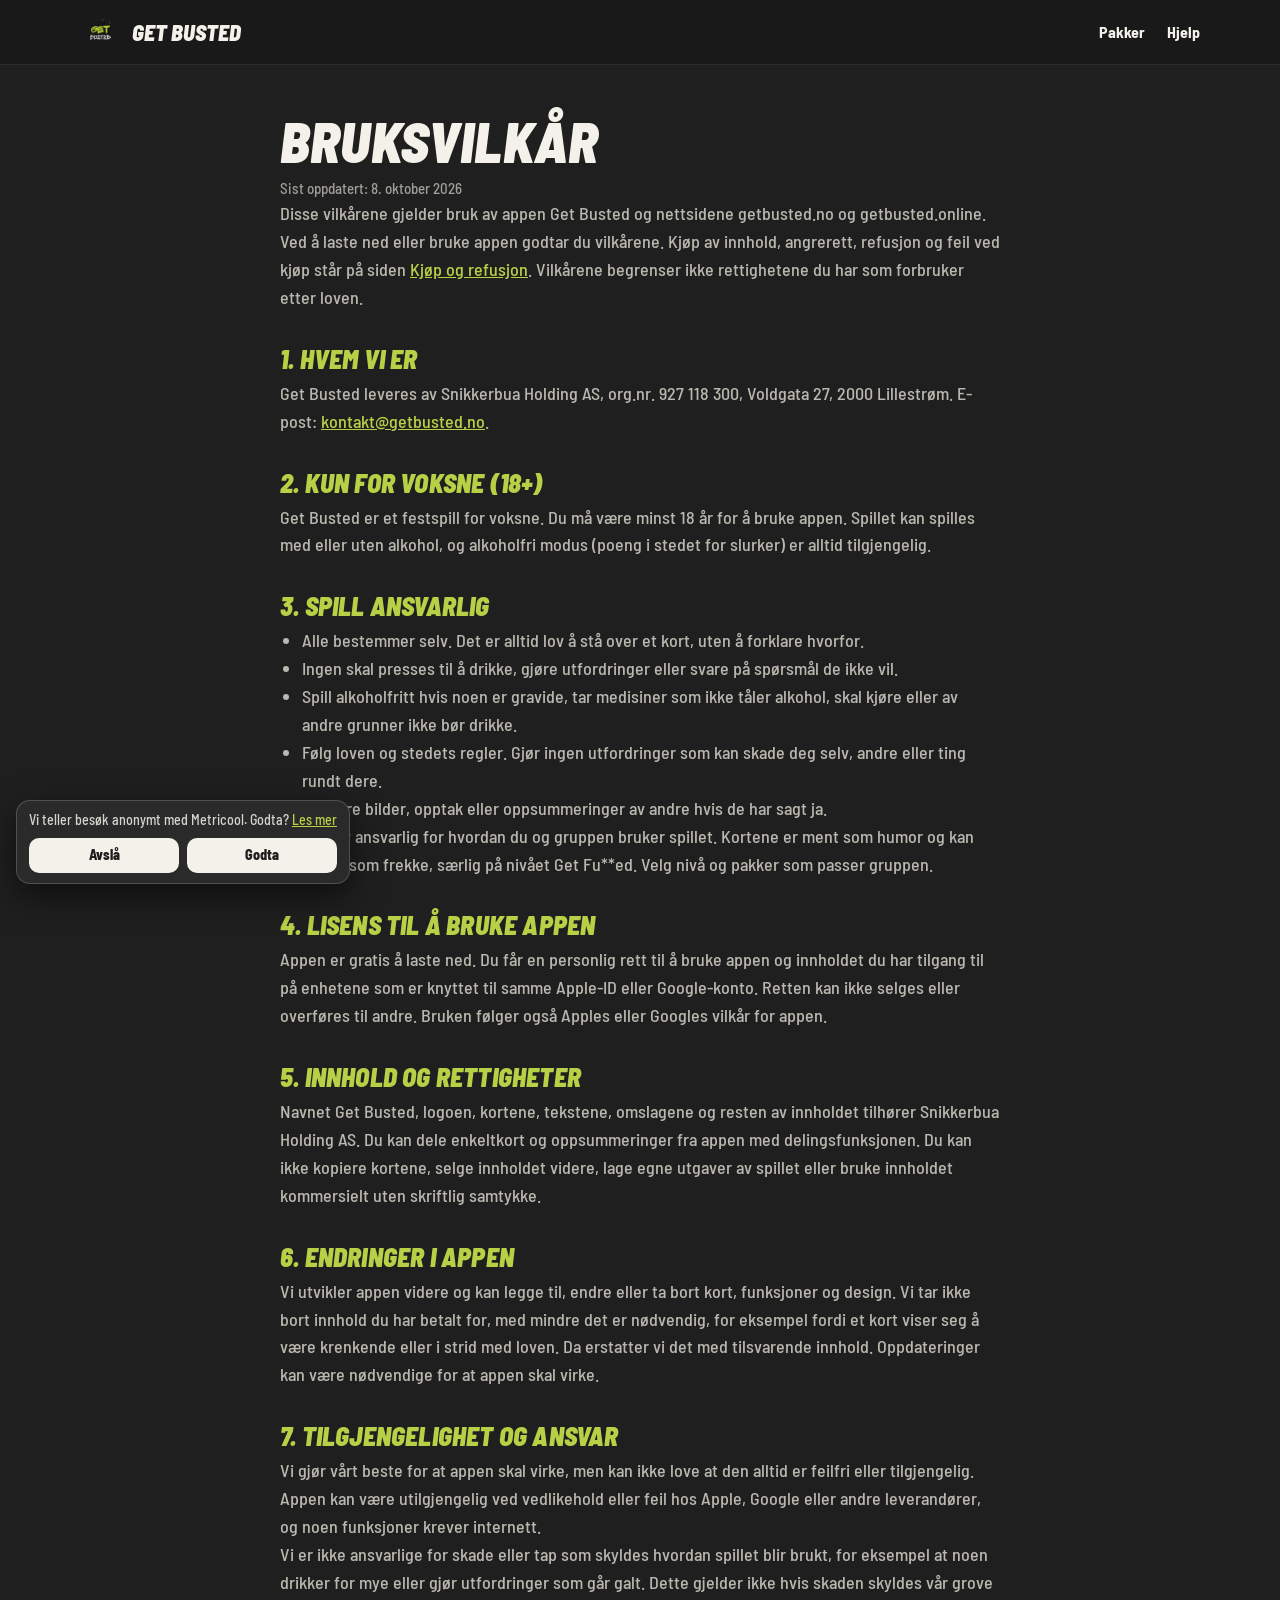
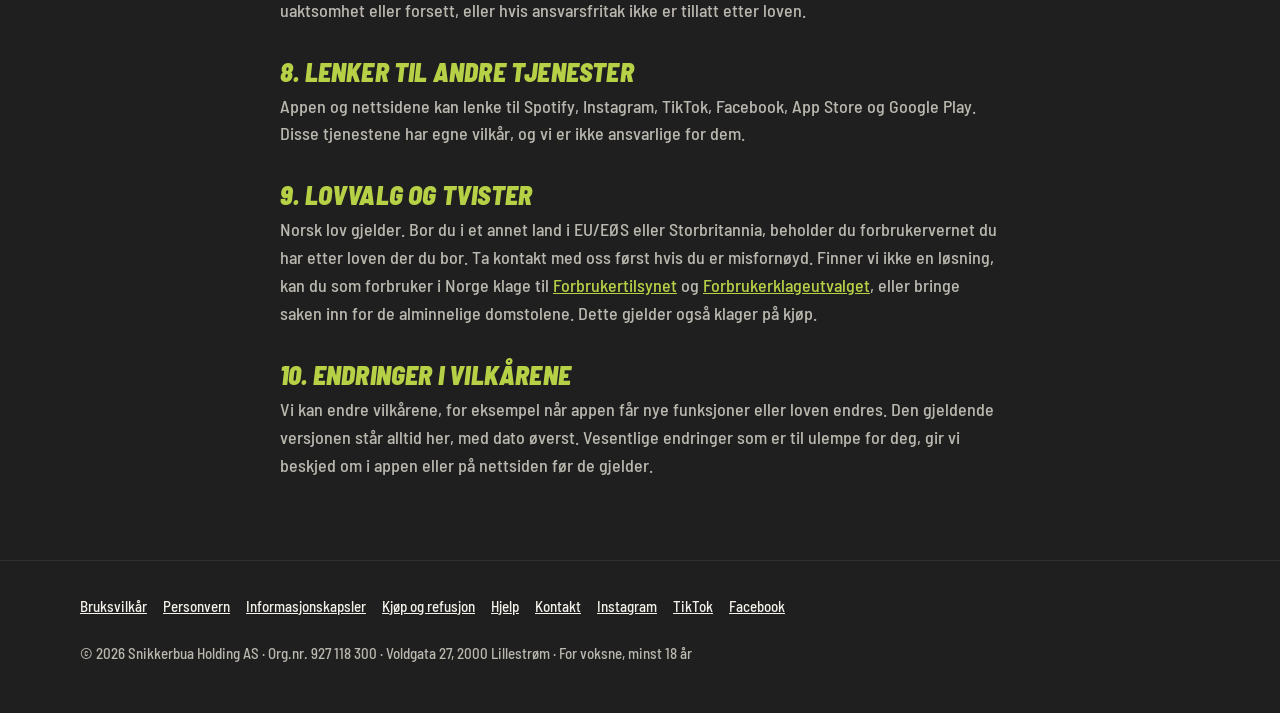
<file: vilkar/index.html>
<!doctype html>
<html lang="no">
<head>
<meta charset="utf-8">
<meta name="viewport" content="width=device-width, initial-scale=1">
<title>Bruksvilkår - Get Busted</title>
<meta name="description" content="Bruksvilkår for appen Get Busted og nettsidene getbusted.no og getbusted.online.">
<link rel="canonical" href="https://getbusted.no/vilkar/">
<meta name="theme-color" content="#2B2B2B">
<link rel="icon" href="/img/favicon.png">
<link rel="preload" href="/fonts/bsc-900Black_Italic.woff2" as="font" type="font/woff2" crossorigin>
<link rel="stylesheet" href="/style.css">
<script src="/samtykke.js" defer></script>
</head>
<body>
<a class="skip" href="#innhold">Hopp til innholdet</a>
<header class="nav"><div class="wrap"><a class="brand" href="/"><img src="/img/logo.png" alt="">Get Busted</a><nav aria-label="Hovedmeny"><a href="/#pakker">Pakker</a><a href="/hjelp/">Hjelp</a></nav></div></header>
<main class="article" id="innhold">
<h1>Bruksvilkår</h1>
<p class="meta">Sist oppdatert: 8. oktober 2026</p>
<p>Disse vilkårene gjelder bruk av appen Get Busted og nettsidene getbusted.no og getbusted.online. Ved å laste ned eller bruke appen godtar du vilkårene. Kjøp av innhold, angrerett, refusjon og feil ved kjøp står på siden <a href="/kjop/">Kjøp og refusjon</a>. Vilkårene begrenser ikke rettighetene du har som forbruker etter loven.</p>

<h2>1. Hvem vi er</h2>
<p>Get Busted leveres av Snikkerbua Holding AS, org.nr. 927 118 300, Voldgata 27, 2000 Lillestrøm. E-post: <a href="mailto:kontakt@getbusted.no">kontakt@getbusted.no</a>.</p>

<h2>2. Kun for voksne (18+)</h2>
<p>Get Busted er et festspill for voksne. Du må være minst 18 år for å bruke appen. Spillet kan spilles med eller uten alkohol, og alkoholfri modus (poeng i stedet for slurker) er alltid tilgjengelig.</p>

<h2>3. Spill ansvarlig</h2>
<ul>
  <li>Alle bestemmer selv. Det er alltid lov å stå over et kort, uten å forklare hvorfor.</li>
  <li>Ingen skal presses til å drikke, gjøre utfordringer eller svare på spørsmål de ikke vil.</li>
  <li>Spill alkoholfritt hvis noen er gravide, tar medisiner som ikke tåler alkohol, skal kjøre eller av andre grunner ikke bør drikke.</li>
  <li>Følg loven og stedets regler. Gjør ingen utfordringer som kan skade deg selv, andre eller ting rundt dere.</li>
  <li>Del bare bilder, opptak eller oppsummeringer av andre hvis de har sagt ja.</li>
</ul>
<p>Du er selv ansvarlig for hvordan du og gruppen bruker spillet. Kortene er ment som humor og kan oppleves som frekke, særlig på nivået Get Fu**ed. Velg nivå og pakker som passer gruppen.</p>

<h2>4. Lisens til å bruke appen</h2>
<p>Appen er gratis å laste ned. Du får en personlig rett til å bruke appen og innholdet du har tilgang til på enhetene som er knyttet til samme Apple-ID eller Google-konto. Retten kan ikke selges eller overføres til andre. Bruken følger også Apples eller Googles vilkår for appen.</p>

<h2>5. Innhold og rettigheter</h2>
<p>Navnet Get Busted, logoen, kortene, tekstene, omslagene og resten av innholdet tilhører Snikkerbua Holding AS. Du kan dele enkeltkort og oppsummeringer fra appen med delingsfunksjonen. Du kan ikke kopiere kortene, selge innholdet videre, lage egne utgaver av spillet eller bruke innholdet kommersielt uten skriftlig samtykke.</p>

<h2>6. Endringer i appen</h2>
<p>Vi utvikler appen videre og kan legge til, endre eller ta bort kort, funksjoner og design. Vi tar ikke bort innhold du har betalt for, med mindre det er nødvendig, for eksempel fordi et kort viser seg å være krenkende eller i strid med loven. Da erstatter vi det med tilsvarende innhold. Oppdateringer kan være nødvendige for at appen skal virke.</p>

<h2>7. Tilgjengelighet og ansvar</h2>
<p>Vi gjør vårt beste for at appen skal virke, men kan ikke love at den alltid er feilfri eller tilgjengelig. Appen kan være utilgjengelig ved vedlikehold eller feil hos Apple, Google eller andre leverandører, og noen funksjoner krever internett.</p>
<p>Vi er ikke ansvarlige for skade eller tap som skyldes hvordan spillet blir brukt, for eksempel at noen drikker for mye eller gjør utfordringer som går galt. Dette gjelder ikke hvis skaden skyldes vår grove uaktsomhet eller forsett, eller hvis ansvarsfritak ikke er tillatt etter loven.</p>

<h2>8. Lenker til andre tjenester</h2>
<p>Appen og nettsidene kan lenke til Spotify, Instagram, TikTok, Facebook, App Store og Google Play. Disse tjenestene har egne vilkår, og vi er ikke ansvarlige for dem.</p>

<h2>9. Lovvalg og tvister</h2>
<p>Norsk lov gjelder. Bor du i et annet land i EU/EØS eller Storbritannia, beholder du forbrukervernet du har etter loven der du bor. Ta kontakt med oss først hvis du er misfornøyd. Finner vi ikke en løsning, kan du som forbruker i Norge klage til <a href="https://www.forbrukertilsynet.no/">Forbrukertilsynet</a> og <a href="https://www.forbrukerklageutvalget.no/">Forbrukerklageutvalget</a>, eller bringe saken inn for de alminnelige domstolene. Dette gjelder også klager på kjøp.</p>

<h2>10. Endringer i vilkårene</h2>
<p>Vi kan endre vilkårene, for eksempel når appen får nye funksjoner eller loven endres. Den gjeldende versjonen står alltid her, med dato øverst. Vesentlige endringer som er til ulempe for deg, gir vi beskjed om i appen eller på nettsiden før de gjelder.</p>
</main>
<footer>
  <div class="wrap">
    <div class="footer-links"><a href="/vilkar/">Bruksvilkår</a><a href="/personvern/">Personvern</a><a href="/informasjonskapsler/" data-samtykke>Informasjonskapsler</a><a href="/kjop/">Kjøp og refusjon</a><a href="/hjelp/">Hjelp</a><a href="mailto:kontakt@getbusted.no">Kontakt</a><a href="https://www.instagram.com/getbusted.no/" rel="me">Instagram</a><a href="https://www.tiktok.com/@getbusted.no" rel="me">TikTok</a><a href="https://www.facebook.com/getbusted.no" rel="me">Facebook</a></div>
    <div class="footer-firma">© 2026 Snikkerbua Holding AS · Org.nr. 927 118 300 · Voldgata 27, 2000 Lillestrøm · For voksne, minst 18 år</div>
  </div>
</footer>
</body>
</html>
</file>
<file: style.css>
/* Skrift: Barlow Semi Condensed (SIL Open Font License 1.1, se /fonts/OFL.txt), lagt på egen server så ingen data sendes til Google */
@font-face { font-family: 'Barlow Semi Condensed'; font-style: normal; font-weight: 500; font-display: swap; src: url(/fonts/bsc-500Medium.woff2) format('woff2'); }
@font-face { font-family: 'Barlow Semi Condensed'; font-style: normal; font-weight: 700; font-display: swap; src: url(/fonts/bsc-700Bold.woff2) format('woff2'); }
@font-face { font-family: 'Barlow Semi Condensed'; font-style: normal; font-weight: 800; font-display: swap; src: url(/fonts/bsc-800ExtraBold.woff2) format('woff2'); }
@font-face { font-family: 'Barlow Semi Condensed'; font-style: italic; font-weight: 800; font-display: swap; src: url(/fonts/bsc-800ExtraBold_Italic.woff2) format('woff2'); }
@font-face { font-family: 'Barlow Semi Condensed'; font-style: italic; font-weight: 900; font-display: swap; src: url(/fonts/bsc-900Black_Italic.woff2) format('woff2'); }
:root {
  --bg: #1F1F1F; --bg2: #191919; --card: #2A2A2A; --card2: #242424; --line: rgba(255,255,255,.08);
  --fg: #F3F1EA; --muted: #B9B7AE; --lime: #B7D147; --red: #E0473E; --blue: #6EC3F2;
  --radius: 20px;
}
* { box-sizing: border-box; margin: 0; padding: 0; }
html { scroll-behavior: smooth; }
body { background: var(--bg); color: var(--fg); font: 18px/1.55 "Barlow Semi Condensed", system-ui, -apple-system, sans-serif; font-weight: 500; -webkit-font-smoothing: antialiased; overflow-x: hidden; }
img { max-width: 100%; height: auto; display: block; }
a { color: var(--lime); }
.wrap { max-width: 1160px; margin: 0 auto; padding: 0 20px; }
h1, h2, h3, .display { font-weight: 900; font-style: italic; text-transform: uppercase; line-height: 1; letter-spacing: .2px; overflow-wrap: break-word; }
h1 { font-size: clamp(46px, 7.4vw, 92px); }
h1 em, h2 em { font-style: italic; color: var(--lime); text-shadow: 0 0 28px rgba(183,209,71,.45); }
h2 { font-size: clamp(36px, 5vw, 60px); margin-bottom: 16px; }
h3 { font-size: 25px; }
.kicker { font-weight: 800; color: var(--lime); letter-spacing: 3px; text-transform: uppercase; font-size: 15px; margin-bottom: 10px; }
.lead { font-size: clamp(19px, 2.2vw, 23px); color: var(--muted); max-width: 660px; }
section { padding: 84px 0; position: relative; }
section.alt { background: var(--bg2); }
.center { text-align: center; }
.center .lead { margin: 0 auto; }

/* nav */
.nav { position: sticky; top: 0; z-index: 20; background: rgba(25,25,25,.82); backdrop-filter: blur(12px); -webkit-backdrop-filter: blur(12px); border-bottom: 1px solid var(--line); }
.nav .wrap { display: flex; align-items: center; justify-content: space-between; height: 64px; }
.nav .brand { display: flex; align-items: center; gap: 10px; color: var(--fg); text-decoration: none; font-weight: 900; font-style: italic; font-size: 22px; text-transform: uppercase; }
.nav .brand img { width: 42px; height: 42px; }
.nav nav { display: flex; align-items: center; }
.nav nav a { color: var(--fg); text-decoration: none; font-weight: 700; margin-left: 22px; font-size: 16px; }
.nav nav a:hover { color: var(--lime); }
.nav nav a.cta { background: var(--lime); color: #1E1E1E; padding: 8px 14px; border-radius: 12px; font-weight: 900; font-style: italic; text-transform: uppercase; box-shadow: 0 0 22px rgba(183,209,71,.35); }
@media (max-width: 760px) { .nav nav a:not(.cta) { display: none; } }

/* knapper og butikkmerker */
.badge { display: inline-flex; align-items: center; gap: 12px; border: 1.5px solid rgba(255,255,255,.18); background: rgba(255,255,255,.04); border-radius: 16px; padding: 10px 18px; color: var(--fg); text-decoration: none; min-width: 190px; }
.badge svg { width: 26px; height: 26px; flex: 0 0 auto; fill: var(--fg); }
.badge small { display: block; font-size: 12px; color: var(--muted); font-weight: 700; letter-spacing: 1px; text-transform: uppercase; }
.badge b { display: block; font-size: 21px; font-weight: 800; line-height: 1.1; }

/* hero */
.hero { padding: 64px 0 72px; overflow: hidden; background:
  radial-gradient(50% 60% at 78% 40%, rgba(183,209,71,.16), transparent 70%),
  radial-gradient(45% 55% at 15% 10%, color-mix(in srgb, var(--season, #B7D147) 18%, transparent), transparent 70%); }
.hero .wrap { display: grid; grid-template-columns: 1.05fr .95fr; gap: 56px; align-items: center; }
.hero .logo { width: 150px; margin-bottom: 14px; filter: drop-shadow(0 0 24px rgba(183,209,71,.35)); }
.hero .lead { margin: 20px 0 28px; }
.hero .badges { display: flex; flex-wrap: wrap; gap: 12px; }
.hero .note { margin-top: 16px; font-size: 15px; color: var(--muted); }

.stage { position: relative; height: 560px; }
.stage .cover, .stage .card img { position: absolute; border-radius: 16px; }
.stage .cover { width: 230px; height: auto; aspect-ratio: 360 / 503; object-fit: cover; top: 90px; box-shadow: 0 0 0 1.5px color-mix(in srgb, var(--c) 70%, transparent), 0 24px 60px -12px color-mix(in srgb, var(--c) 65%, transparent), 0 30px 60px rgba(0,0,0,.55); }
.stage .cover.l { left: 28px; transform: rotate(-11deg); }
.stage .cover.r { right: 0; transform: rotate(10deg); top: 110px; }
.stage .card img { position: relative; width: 100%; height: auto; border-radius: 22px; box-shadow: 0 0 0 2px rgba(183,209,71,.75), 0 0 60px -6px rgba(183,209,71,.55), 0 40px 80px rgba(0,0,0,.6); }
.stage .card { position: absolute; left: 50%; top: 30px; width: 300px; transform: translateX(-50%) rotate(-2deg); z-index: 2; }
/* heltekort: ekte HTML-kort, tekst og størrelser settes av _kilde/heltekort.py (størrelse i cqw = % av kortbredden) */
.stage .card.hk { aspect-ratio: 600 / 841; background: #333; border-radius: 22px; overflow: hidden; container-type: inline-size; font-family: 'Barlow Semi Condensed', system-ui, sans-serif; font-style: italic; text-align: center; text-transform: uppercase; box-shadow: 0 0 0 2px rgba(183,209,71,.75), 0 0 60px -6px rgba(183,209,71,.55), 0 40px 80px rgba(0,0,0,.6); }
.hk .hk-h, .hk .hk-f, .hk .hk-t { margin: 0; }
.hk-in { position: absolute; inset: 1.5% 0 0 0; padding: 0 5.5%; display: flex; flex-direction: column; justify-content: center; overflow: hidden; }
.hk-h { font-weight: 800; font-size: 5.8cqw; line-height: 1.12; color: var(--lime); text-wrap: balance; }
.hk-b { --fs: 12.5cqw; font-weight: 900; font-size: var(--fs); line-height: 1.04; color: var(--lime); margin: 4cqw 0 7cqw; text-wrap: balance; }
.hk-f { font-weight: 800; font-size: 4.9cqw; line-height: 1.15; color: #DADADA; text-wrap: balance; }
.hk-f[hidden] { display: none; }
.hk-t { position: absolute; left: 0; right: 0; bottom: 2.2%; font-weight: 800; font-size: 3cqw; color: var(--lime); }
.phone { border-radius: 44px; padding: 10px; background: linear-gradient(145deg, #3a3a3a, #121212); box-shadow: 0 0 0 1.5px #4a4a4a, 0 40px 80px rgba(0,0,0,.6), 0 0 80px rgba(183,209,71,.18); }
.phone img { border-radius: 35px; width: 100%; height: auto; }
@media (max-width: 900px) {
  .hero .wrap { grid-template-columns: 1fr; }
  .stage { height: 470px; max-width: 460px; width: 100%; margin: 0 auto; }
  .stage .card { width: 250px; }
  .stage .cover { width: 180px; top: 80px; }
  .stage .cover.r { top: 100px; }
}
@media (max-width: 420px) { .stage { height: 370px; } .stage .card { width: 220px; } .stage .cover { width: 150px; } }

/* tall */
.stats { display: grid; grid-template-columns: repeat(4, 1fr); gap: 12px; margin-top: 8px; position: relative; z-index: 2; }

/* pakkegalleri rett under hero: 5 kolonner på desktop, sidelengs scroll på mobil */
.gallery { padding: 8px 0 28px; }
.gal { display: grid; grid-template-columns: repeat(5, minmax(0, 1fr)); gap: 18px; }
.gp { display: block; text-decoration: none; min-width: 0; }
.gp picture { display: block; border-radius: 14px; box-shadow: 0 0 0 1.5px color-mix(in srgb, var(--c) 55%, transparent), 0 16px 34px -14px color-mix(in srgb, var(--c) 70%, transparent); transition: transform .25s; }
.gp img { width: 100%; height: auto; aspect-ratio: 360 / 503; object-fit: cover; border-radius: 14px; }
.gp:hover picture { transform: translateY(-5px) rotate(-1deg); }
.gp b { display: block; margin-top: 10px; font-weight: 900; font-style: italic; text-transform: uppercase; font-size: 19px; line-height: 1.05; color: var(--c); text-align: center; }
@media (max-width: 720px) {
  .gallery .wrap { padding-right: 0; }
  .gal { display: flex; gap: 14px; overflow-x: auto; scroll-snap-type: x mandatory; padding: 10px 20px 14px 2px; scrollbar-width: none; -webkit-overflow-scrolling: touch; }
  .gal::-webkit-scrollbar { display: none; }
  .gp { flex: 0 0 132px; scroll-snap-align: start; }
}
.stats div { background: var(--card2); border: 1px solid var(--line); border-radius: 18px; padding: 18px 20px; text-align: center; }
.stats b { display: block; font-weight: 900; font-style: italic; font-size: clamp(30px, 4vw, 44px); line-height: 1; color: var(--lime); text-transform: uppercase; }
.stats span { color: var(--muted); font-size: 16px; }
@media (max-width: 720px) { .stats { grid-template-columns: 1fr 1fr; } }

/* steg */
.steps { display: grid; grid-template-columns: repeat(3, 1fr); gap: 16px; margin-top: 30px; }
.step { background: linear-gradient(180deg, var(--card), var(--card2)); border: 1px solid var(--line); border-radius: var(--radius); padding: 24px; }
.step .n { font-weight: 900; font-style: italic; color: var(--lime); font-size: 52px; line-height: 1; text-shadow: 0 0 24px rgba(183,209,71,.4); }
.step h3 { margin-top: 8px; }
.step p { color: var(--muted); margin-top: 6px; }
@media (max-width: 820px) { .steps { grid-template-columns: 1fr; } }

/* funksjoner */
.features { display: grid; grid-template-columns: repeat(3, 1fr); gap: 14px; margin-top: 30px; }
.feature { background: linear-gradient(180deg, var(--card), var(--card2)); border: 1px solid var(--line); border-radius: var(--radius); padding: 22px; transition: transform .2s, box-shadow .2s, border-color .2s; }
.feature:hover { transform: translateY(-3px); border-color: rgba(183,209,71,.45); box-shadow: 0 0 32px rgba(183,209,71,.12); }
.feature .ic { font-size: 28px; line-height: 1; margin-bottom: 10px; }
.feature h3 { font-size: 24px; margin-bottom: 6px; }
.feature p { color: var(--muted); font-size: 17px; }
@media (max-width: 900px) { .features { grid-template-columns: 1fr 1fr; } }
@media (max-width: 560px) { .features { grid-template-columns: 1fr; } }

/* skjermbilder */
.shots { display: flex; gap: 22px; overflow-x: auto; padding: 18px 4px 26px; scroll-snap-type: x mandatory; margin-top: 30px; scrollbar-width: thin; }
.shots figure { flex: 0 0 auto; width: 210px; scroll-snap-align: start; text-align: center; }
.shots .phone { border-radius: 34px; padding: 7px; box-shadow: 0 0 0 1.5px #4a4a4a, 0 24px 50px rgba(0,0,0,.5); }
.shots .phone img { border-radius: 28px; }
.shots figcaption { margin-top: 12px; font-weight: 900; font-style: italic; text-transform: uppercase; font-size: 19px; }

/* julekalender */
.xmas { background: radial-gradient(60% 90% at 20% 50%, rgba(224,71,62,.28), transparent 70%), var(--bg2); }
.xmas .wrap { display: grid; grid-template-columns: 1fr auto; gap: 40px; align-items: center; }
.xmas .kicker { color: #FF7A70; }
.xmas h2 em { color: #FF5A4E; text-shadow: 0 0 28px rgba(224,71,62,.55); }
.doors { display: grid; grid-template-columns: repeat(6, 52px); gap: 8px; }
.doors i { height: 58px; border-radius: 12px; border: 2px solid #E0473E; background: #5a1a16; display: grid; place-items: center; font-style: italic; font-weight: 900; font-size: 20px; }
.doors i.o { background: rgba(224,71,62,.16); }
.doors i.t { border-color: var(--lime); box-shadow: 0 0 18px rgba(183,209,71,.45); }
.xmas ul { list-style: none; margin-top: 18px; display: grid; gap: 6px; color: var(--muted); }
.xmas li::before { content: "★ "; color: #FF5A4E; }
@media (max-width: 820px) { .xmas .wrap { grid-template-columns: 1fr; } .doors { grid-template-columns: repeat(6, minmax(0, 1fr)); max-width: 400px; } }

/* pakker */
.group { margin-top: 40px; }
.group h3 { font-size: 22px; color: var(--muted); display: flex; align-items: center; gap: 12px; }
.group h3::after { content: ""; flex: 1; height: 1px; background: var(--line); }
.packs { display: grid; grid-template-columns: repeat(auto-fill, minmax(160px, 1fr)); gap: 22px 18px; margin-top: 18px; }
.pack { position: relative; }
.pack picture, .pack > img { display: block; border-radius: 14px; transition: transform .25s, box-shadow .25s;
  box-shadow: 0 0 0 1.5px color-mix(in srgb, var(--c, #B7D147) 55%, transparent), 0 16px 34px -14px color-mix(in srgb, var(--c, #B7D147) 70%, transparent); }
.pack img { border-radius: 14px; aspect-ratio: 360/503; object-fit: cover; width: 100%; height: auto; }
.pack:hover picture { transform: translateY(-6px) rotate(-1.2deg); box-shadow: 0 0 0 2px var(--c, #B7D147), 0 22px 50px -10px var(--c, #B7D147); }
.pack b { display: block; font-weight: 900; font-style: italic; text-transform: uppercase; margin-top: 12px; font-size: 21px; line-height: 1.05; color: var(--c, var(--fg)); }
.pack span { display: block; color: var(--muted); font-size: 15px; line-height: 1.35; margin-top: 3px; }
.pack small { display: block; color: #8F8D85; font-size: 13px; font-weight: 700; letter-spacing: .5px; text-transform: uppercase; margin-top: 4px; }
.pack .soon { position: absolute; top: -11px; left: 50%; transform: translateX(-50%); white-space: nowrap; z-index: 1; font-style: normal; font-weight: 800; font-size: 12px; letter-spacing: .5px; text-transform: uppercase; color: #1E1E1E; background: var(--c, var(--lime)); border-radius: 999px; padding: 3px 9px; box-shadow: 0 4px 14px rgba(0,0,0,.45); }
.pack .soon.hot { background: var(--season, var(--lime)); }
.pack.featured picture { box-shadow: 0 0 0 3px var(--season, var(--lime)), 0 0 40px -4px var(--season, var(--lime)); }
@media (max-width: 480px) { .packs { grid-template-columns: repeat(2, minmax(0, 1fr)); gap: 18px 14px; } .pack b { font-size: 18px; } }

/* priser */
.pricing { display: grid; grid-template-columns: repeat(4, 1fr); gap: 14px; margin-top: 30px; align-items: stretch; }
.price { background: linear-gradient(180deg, var(--card), var(--card2)); border: 1px solid var(--line); border-radius: var(--radius); padding: 22px; display: flex; flex-direction: column; }
.price h3 { font-size: 21px; color: var(--muted); }
.price .amt { font-weight: 900; font-style: italic; font-size: 50px; color: var(--fg); line-height: 1; margin-top: 8px; }
.price p { color: var(--muted); margin-top: 10px; font-size: 17px; }
.price.plus { grid-column: 1 / -1; display: grid; grid-template-columns: auto 1fr; gap: 6px 34px; align-items: center; border: 2px solid var(--lime); background: radial-gradient(70% 140% at 0% 0%, rgba(183,209,71,.2), transparent 70%), var(--card); box-shadow: 0 0 50px rgba(183,209,71,.15); }
.price.plus h3 { color: var(--lime); font-size: 30px; }
.price.plus .amt { font-size: 72px; color: var(--lime); text-shadow: 0 0 30px rgba(183,209,71,.4); }
.price.plus p { color: var(--fg); margin: 0; }
.price .tag { display: inline-block; margin-top: 10px; font-weight: 800; font-size: 13px; letter-spacing: .6px; text-transform: uppercase; color: #1E1E1E; background: var(--lime); border-radius: 999px; padding: 3px 10px; }
@media (max-width: 900px) { .pricing { grid-template-columns: 1fr 1fr; } }
@media (max-width: 560px) { .pricing { grid-template-columns: 1fr; } .price.plus { grid-template-columns: 1fr; } }

/* spill smart */
.resp { display: grid; grid-template-columns: repeat(4, 1fr); gap: 14px; margin-top: 30px; }
.resp div { border: 1.5px solid var(--line); border-radius: var(--radius); padding: 20px; min-width: 0; }
.resp b { display: block; font-weight: 900; font-style: italic; font-size: clamp(24px, 3vw, 30px); color: var(--blue); line-height: 1.05; text-transform: uppercase; }
.resp p { color: var(--muted); font-size: 16px; margin-top: 6px; }
@media (max-width: 900px) { .resp { grid-template-columns: 1fr 1fr; } }
@media (max-width: 480px) { .resp { grid-template-columns: 1fr; } }

/* spørsmål */
details { background: var(--card); border: 1px solid var(--line); border-radius: 16px; padding: 16px 20px; margin-top: 10px; }
summary { cursor: pointer; font-weight: 800; font-size: 20px; list-style: none; }
summary::-webkit-details-marker { display: none; }
summary::after { content: "+"; float: right; color: var(--lime); font-weight: 900; }
details[open] summary::after { content: "\2212"; }
details p { color: var(--muted); margin-top: 10px; }

/* bunn */
footer { border-top: 1px solid var(--line); padding: 34px 0 48px; color: var(--muted); font-size: 15px; }
footer .wrap { display: flex; flex-wrap: wrap; justify-content: space-between; gap: 16px; }
footer .wrap > div { min-width: 0; }
footer a { color: var(--fg); margin-right: 16px; display: inline-block; }

/* undersider */
.article { max-width: 760px; margin: 0 auto; padding: 48px 20px 80px; }
.article h1 { font-size: clamp(30px, 6vw, 56px); margin-bottom: 8px; hyphens: auto; -webkit-hyphens: auto; overflow-wrap: break-word; }
.article h2 { font-size: 26px; margin: 34px 0 8px; color: var(--lime); }
.article p, .article li { color: var(--muted); }
.article ul { padding-left: 22px; }
.article .meta { color: #A09E96; font-size: 15px; }
.step, .feature, .price { min-width: 0; }
@media (max-width: 480px) { .badge { min-width: 0; flex: 1; } }

/* Sesongtema (season.js) */
.hero > .wrap { position: relative; z-index: 1; }
.season-fx { position: absolute; inset: 0; width: 100%; height: 100%; pointer-events: none; z-index: 0; }
.season-pill { display: inline-block; margin-bottom: 16px; padding: 5px 14px 4px; border: 2px solid var(--season, var(--lime)); border-radius: 16px; color: var(--season, var(--lime)); text-decoration: none; line-height: 1.35; font-weight: 800; font-style: italic; text-transform: uppercase; font-size: 15px; letter-spacing: .5px; box-shadow: 0 0 20px color-mix(in srgb, var(--season, #B7D147) 30%, transparent); }
.season-pill[hidden] { display: none; }
@media (prefers-reduced-motion: reduce) { .feature, .pack picture, .gp picture { transition: none; } }

/* Tilgjengelighet: synlig fokus, hopp-lenke og skjult tekst for skjermlesere */
:focus-visible { outline: 3px solid var(--lime); outline-offset: 3px; border-radius: 6px; }
.skip { position: absolute; left: 12px; top: -60px; z-index: 100; background: var(--lime); color: #1E1E1E; padding: 10px 16px; border-radius: 10px; font-weight: 800; text-decoration: none; }
.skip:focus { top: 12px; }
.sr { position: absolute; width: 1px; height: 1px; padding: 0; margin: -1px; overflow: hidden; clip: rect(0 0 0 0); white-space: nowrap; border: 0; }
@media (prefers-reduced-motion: reduce) { *, *::before, *::after { animation-duration: .01ms !important; animation-iteration-count: 1 !important; transition-duration: .01ms !important; scroll-behavior: auto !important; } }

/* Juridiske sider */
.article h3 { font-size: 20px; margin: 22px 0 6px; color: var(--fg); }
.article a { color: var(--lime); }
.tbl { width: 100%; border-collapse: collapse; margin: 12px 0 8px; font-size: 15px; }
.tbl th, .tbl td { text-align: left; vertical-align: top; padding: 10px 8px; border-bottom: 1px solid var(--line); color: var(--muted); }
.tbl th { color: var(--fg); }
.tbl code { color: var(--fg); }
@media (max-width: 640px) { .tbl, .tbl tbody, .tbl tr, .tbl td { display: block; width: 100%; } .tbl thead { position: absolute; width: 1px; height: 1px; overflow: hidden; clip: rect(0 0 0 0); } .tbl tr { border-bottom: 1px solid var(--line); padding: 8px 0; } .tbl td { border: 0; padding: 4px 0; } .tbl td::before { content: attr(data-l); display: block; color: var(--fg); font-weight: 700; } }
.btn-link { font: inherit; font-weight: 700; color: #1E1E1E; background: var(--lime); border: 0; border-radius: 12px; padding: 10px 16px; cursor: pointer; }
footer .footer-links a { margin-bottom: 8px; }
footer .footer-firma { color: var(--muted); }

/* Samtykke til statistikk: kompakt boks nederst til venstre (hele bunnen på mobil, men lav) */
.consent { position: fixed; left: 12px; right: 12px; bottom: 12px; z-index: 90; max-width: 360px; background: #2A2A2A; border: 1px solid rgba(255,255,255,.18); border-radius: 14px; padding: 10px 12px; box-shadow: 0 12px 32px rgba(0,0,0,.55); color: var(--fg); font-size: 14px; }
.consent p { margin: 0 0 8px; color: #D6D4CC; line-height: 1.35; }
.consent a { color: var(--lime); white-space: nowrap; }
.consent-b { display: flex; gap: 8px; }
.consent-b button { flex: 1; font: inherit; font-weight: 800; font-size: 14px; line-height: 1.2; padding: 7px 10px; border-radius: 10px; cursor: pointer; background: #F3F1EA; color: #1E1E1E; border: 2px solid #F3F1EA; }
@media (min-width: 560px) { .consent { right: auto; left: 16px; bottom: 16px; } }

/* Eksempelkort (Smakebiter) */
.samples{display:grid;grid-template-columns:repeat(auto-fill,minmax(230px,1fr));gap:18px;margin-top:28px}
.sample{margin:0;background:linear-gradient(180deg,var(--card),var(--card2));border:1px solid var(--line);border-top:4px solid var(--c);border-radius:var(--radius);padding:20px 20px 22px;display:flex;flex-direction:column;gap:8px;box-shadow:0 18px 40px -22px color-mix(in srgb,var(--c) 60%,transparent)}
.sample figcaption{font-weight:800;font-size:13px;letter-spacing:2px;text-transform:uppercase;color:var(--c)}
.sample .sample-head{font-weight:800;font-style:italic;color:var(--muted);font-size:16px}
.sample blockquote{margin:0;font-weight:800;font-size:21px;line-height:1.3;color:var(--fg)}

/* Landingssider per anledning */
.hero.lp .wrap{grid-template-columns:1.3fr .7fr}
.lp-stage{height:auto;min-height:0;display:flex;justify-content:center}
.lp-stage .cover{position:relative;top:0;width:240px;height:auto;transform:rotate(3deg)}
.features.three{grid-template-columns:repeat(3,1fr)}
.lp-tips{margin-top:28px;background:var(--card2);border:1px solid var(--line);border-radius:var(--radius);padding:22px 26px}
.lp-tips h3{font-size:22px;margin-bottom:6px}.lp-tips li{color:var(--muted)}
.lp-more{margin-top:22px;color:var(--muted)}
@media (max-width:900px){.hero.lp .wrap{grid-template-columns:1fr}.features.three{grid-template-columns:1fr}.lp-stage .cover{width:180px}}

.h1-sub{margin:-6px 0 18px;font-size:18px;color:var(--muted);font-style:italic}
/* Hele året-stripa */
.gallery .kicker { margin-bottom: 12px; }
.gal.year { grid-template-columns: repeat(6, minmax(0, 1fr)); gap: 16px 14px; }
.gal.year .gp b { font-size: 16px; }
.gp small { display: block; text-align: center; font-size: 12px; color: var(--muted); margin-top: 2px; letter-spacing: .3px; }
.gal-more { margin-top: 14px; color: var(--muted); font-size: 15px; }
.gal-more a { color: var(--lime, #B7D147); }

.ga-strip{background:var(--lime);color:#1E1E1E;padding:14px 0}
.ga-strip .wrap{display:flex;flex-wrap:wrap;align-items:center;gap:10px 18px}
.ga-strip p{flex:1 1 320px;font-size:17px;line-height:1.35}
.ga-tag{font-weight:900;font-style:italic;letter-spacing:.5px;background:#1E1E1E;color:var(--lime);border-radius:8px;padding:4px 10px}
.ga-strip .btn-link{background:#1E1E1E;color:var(--lime);text-decoration:none;white-space:nowrap}
.ga-vilkar{color:#1E1E1E;font-weight:700;font-size:15px}
</file>
